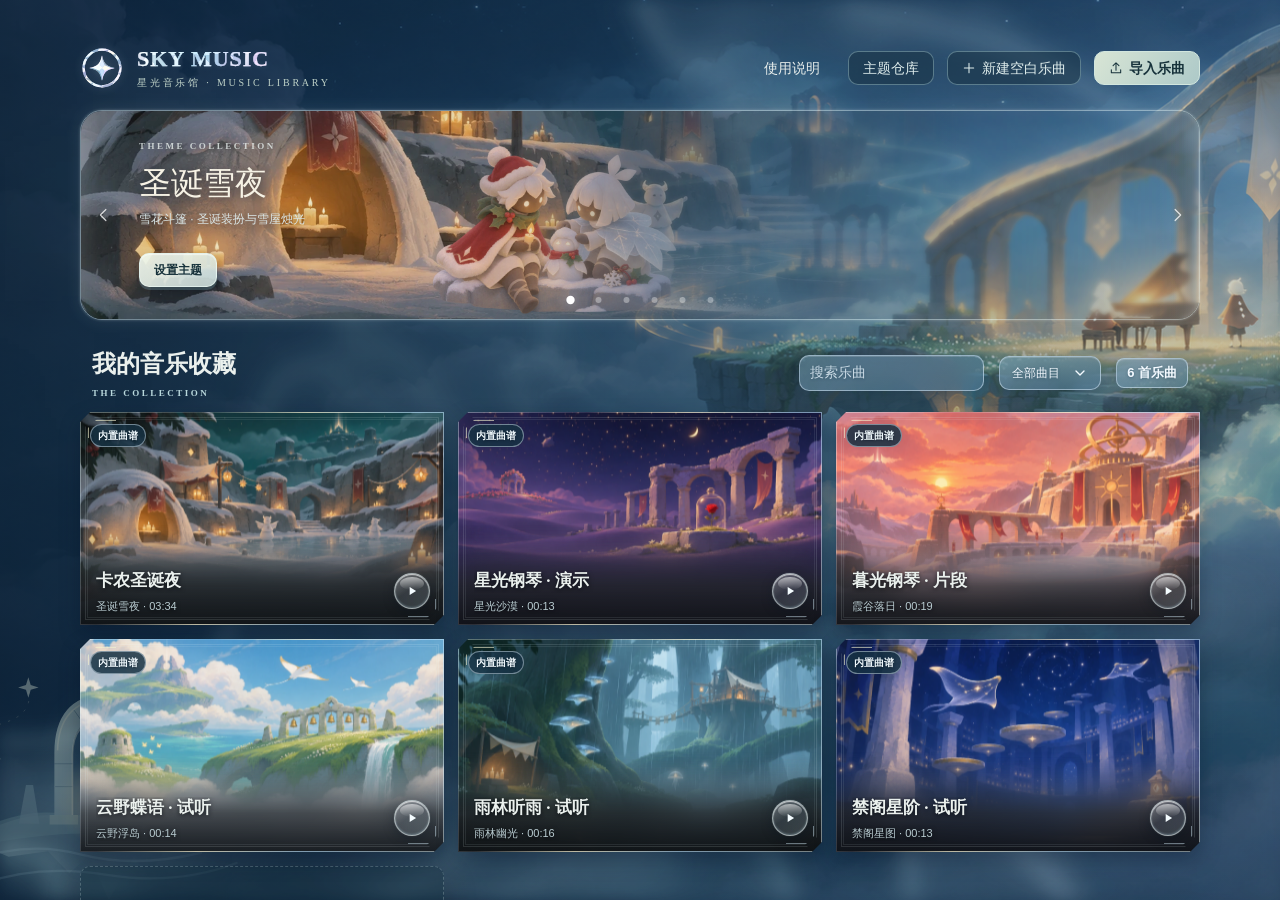
<file: studio/app/index.html>
<!doctype html>
<html lang="zh-CN">
<head>
<meta charset="utf-8"><meta name="viewport" content="width=device-width,initial-scale=1"><meta name="color-scheme" content="dark">
<title>Sky Music Studio · 星光音乐馆</title>
<link rel="stylesheet" href="player-styles.css">
</head>
<body>
<div class="world-sky" aria-hidden="true"><div class="moon"></div><div class="mountain m1"></div><div class="mountain m2"></div><div class="stars"></div><div class="flakes" id="worldSnow"></div></div>
<input id="fileInput" type="file" multiple accept=".skytrack,.skymusic,.skytheme,.json,.csv,.mid,.midi,.musicxml,.xml,.mp3,.wav,.ogg,.webm,.mp4,.mov" hidden><input id="themeLibraryInput" type="file" accept=".skytheme" hidden><input id="stageImageInput" type="file" accept="image/png,image/webp,image/jpeg" hidden>
<main class="site-wrap">
<section id="homeView" class="home-view" aria-label="音乐库"><div class="home-atmosphere" aria-hidden="true"><img class="home-art" src="assets/platform/music-islands-v1.png" alt=""><div class="home-shade"></div><img class="home-islet" src="assets/platform/home-islet.svg" alt=""><canvas id="homeFlowCanvas" class="home-flow-canvas"></canvas></div>
 <header class="home-top"><div class="wordmark"><span class="mark" aria-hidden="true"><svg class="brand-emblem" viewBox="0 0 48 48" fill="none"><defs><linearGradient id="brandDiamond" x1="2" y1="4" x2="45" y2="43" gradientUnits="userSpaceOnUse"><stop stop-color="#fcffff"/><stop offset=".18" stop-color="#c4edff"/><stop offset=".34" stop-color="#e6ceff"/><stop offset=".48" stop-color="#fff6cf"/><stop offset=".62" stop-color="#b3e3f8"/><stop offset=".79" stop-color="#f4e0ff"/><stop offset="1" stop-color="#efffff"/></linearGradient><clipPath id="brandStarClip"><path d="M24 10C25.8 19.3 28.7 22.2 38 24C28.7 25.8 25.8 28.7 24 38C22.2 28.7 19.3 25.8 10 24C19.3 22.2 22.2 19.3 24 10Z"/></clipPath><mask id="brandRingMask"><path d="M24 4a20 20 0 1 1 0 40a20 20 0 1 1 0-40" stroke="white" stroke-width="2.6"/></mask><pattern id="brandRingFacets" width="10" height="10" patternUnits="userSpaceOnUse" patternTransform="rotate(25)"><path d="M0 0h10L0 10Z" fill="#ffffff" opacity=".75"/><path d="M10 0v10H0Z" fill="#7895bc" opacity=".65"/></pattern></defs><circle cx="24" cy="24" r="20" stroke="url(#brandDiamond)" stroke-width="2.6"/><rect x="1" y="1" width="46" height="46" fill="url(#brandRingFacets)" mask="url(#brandRingMask)"/><path d="M24 10C25.8 19.3 28.7 22.2 38 24C28.7 25.8 25.8 28.7 24 38C22.2 28.7 19.3 25.8 10 24C19.3 22.2 22.2 19.3 24 10Z" fill="url(#brandDiamond)"/><g clip-path="url(#brandStarClip)"><path d="M24 10 24 24 10 24Z" fill="#fcffff"/><path d="M24 10 38 24 24 24Z" fill="#9baecc"/><path d="M24 24 38 24 24 38Z" fill="#e8d3ff"/><path d="M10 24 24 24 24 38Z" fill="#7daac8"/><path d="M24 14 27 21 24 24 21 21Z" fill="#dcecff"/><path d="M24 24 27 21 34 24 27 27Z" fill="#fffdf0"/><path d="M24 24 27 27 24 34 21 27Z" fill="#bedbfa"/><path d="M14 24 21 21 24 24 21 27Z" fill="#f5ffff"/><path d="M24 10V38M10 24H38M21 21l6 6M27 21l-6 6" stroke="#ffffff" stroke-width=".45" opacity=".7"/></g></svg></span><span><span class="brand-title">SKY <strong>MUSIC</strong></span><small>星光音乐馆 · MUSIC LIBRARY</small></span></div>
  <div class="home-top-actions"><button class="btn-quiet" id="showGuide">使用说明</button><button class="btn-outline" id="importThemeLibrary">主题仓库</button><button class="btn-outline" id="newSongBtn">＋ 新建空白乐曲</button><button class="btn-primary" data-import>↥ 导入乐曲</button></div></header>
 <div class="home-body">
  <section class="home-hero theme-carousel" aria-label="预设主题展示" aria-roledescription="轮播"><div class="home-theme-art-viewport" aria-hidden="true"><div id="homeThemeArtTrack" class="home-theme-art-track"></div></div><div id="homeThemeViewport" class="home-theme-viewport"><div id="homeThemeTrack" class="home-theme-track"></div></div><button id="homeThemePrev" class="home-theme-arrow theme-prev" aria-label="上一个主题"><svg viewBox="0 0 24 24" aria-hidden="true"><path d="m15 5-7 7 7 7"/></svg></button><button id="homeThemeNext" class="home-theme-arrow theme-next" aria-label="下一个主题"><svg viewBox="0 0 24 24" aria-hidden="true"><path d="m9 5 7 7-7 7"/></svg></button><nav id="homeThemeDots" class="home-theme-dots" aria-label="选择预设主题"></nav></section>
  <span id="homeThemeAnnouncement" class="sr-only" aria-live="polite"></span>
  <div class="library-heading"><div><h2 tabindex="-1" id="libraryTitle">我的音乐收藏</h2><span class="eyebrow">THE COLLECTION</span></div><div class="library-tools"><input id="songSearch" type="search" placeholder="搜索乐曲" aria-label="搜索乐曲"><select id="libraryFilter" aria-label="筛选音乐库" hidden tabindex="-1" aria-hidden="true"><option value="all">全部曲目</option><option value="favorite">我的收藏</option><option value="recent">最近演奏</option></select><button id="libraryFilterToggle" class="create-theme-toggle library-filter-toggle" type="button" aria-label="筛选音乐库" aria-haspopup="listbox" aria-expanded="false" aria-controls="libraryFilterMenu"><span id="libraryFilterValue">全部曲目</span><svg viewBox="0 0 24 24" aria-hidden="true"><path d="m6 9 6 6 6-6"/></svg></button><div id="libraryFilterMenu" class="create-theme-menu" role="listbox" aria-label="筛选音乐库" popover="manual"></div><span id="libraryCount" role="status">6 首乐曲</span></div></div>
  <section id="libraryCards" class="library-grid" aria-live="polite"></section>
  <footer class="home-footer">SKY MUSIC STUDIO <span>·</span> 自由编辑 · 本地播放 · 独立项目文件</footer>
 </div>
</section>
<section id="playerView" class="player-view" hidden aria-label="歌曲演奏工作台">
 <header class="player-header">
  <div class="song-identity"><button class="back-btn" id="backLibrary" title="返回音乐库" aria-label="返回音乐库"><svg viewBox="0 0 24 24" width="20" height="20" aria-hidden="true" focusable="false"><path d="M19 12H5m6-6-6 6 6 6" fill="none" stroke="currentColor" stroke-width="1.8" stroke-linecap="round" stroke-linejoin="round"/></svg></button><div class="identity-icon" aria-hidden="true"><img id="identitySnow" src="assets/christmas/snowflake.webp" alt=""><span id="identityGlyph" hidden>✧</span></div><div class="song-titles"><h1 tabindex="-1" id="songTitle">卡农圣诞夜</h1><span id="songSubtitle">CANON · CHRISTMAS NIGHT</span></div></div>
  <div class="song-stats"><span id="durationHeader">03:36</span><small id="noteCountHeader">1399 NOTES</small></div>
  <div class="header-actions"><button class="btn-outline" id="scoreEditorBtn">✎ 曲谱编辑</button><button class="btn-outline" id="exportProject">⇩ 导出</button><button class="info-action icon-btn" id="songInfoBtn" title="歌曲信息" aria-label="歌曲信息">!</button></div>
 </header>
 <div class="play-controls"><div class="player-control-row"><div class="play-main"><button class="play-btn" id="playBtn">▶ 播放</button><button id="restartBtn" class="icon-btn" title="从头播放">↶</button><button id="loopOneBtn" class="icon-btn loop-control" type="button" data-icon="repeat-one" aria-label="单曲循环" aria-pressed="false" title="开启单曲循环"></button><time id="timeClock">00:00.000</time></div>
  <div class="control-inline key-control"><span>音域</span><select id="keySelect" aria-label="选择音域" hidden><option value="sky-original">光遇原调</option><option value="C">C 大调</option><option value="Db">D♭ 大调</option><option value="D">D 大调</option><option value="Eb">E♭ 大调</option><option value="E">E 大调</option><option value="F">F 大调</option><option value="Fs">F♯ 大调</option><option value="G">G 大调</option><option value="Ab">A♭ 大调</option><option value="A">A 大调</option><option value="Bb">B♭ 大调</option><option value="B">B 大调</option></select><button type="button" id="keyRangeToggle" class="key-range-toggle" aria-label="选择音域" aria-haspopup="listbox" aria-expanded="false" aria-controls="keyRangeMenu"><svg class="nav-chevron range-chevron" viewBox="0 0 24 24" aria-hidden="true" focusable="false"><polyline points="15 6 9 12 15 18" fill="none" stroke="currentColor" stroke-width="1.8" stroke-linecap="round" stroke-linejoin="round"/></svg><span id="keyRangeValue">C 大调</span></button><div id="keyRangeMenu" class="key-range-menu" role="listbox" aria-label="音域选项" aria-orientation="horizontal" hidden><div id="keyRangeTrack" class="key-range-track"><button type="button" role="option" data-key="sky-original" aria-selected="false" tabindex="-1" title="普通光遇钢琴基准 C4–C6；实际调性由背景音乐或乐谱决定">光遇</button><button type="button" role="option" data-key="C" aria-selected="false" tabindex="-1">C</button><button type="button" role="option" data-key="Db" aria-selected="false" tabindex="-1">D♭</button><button type="button" role="option" data-key="D" aria-selected="false" tabindex="-1">D</button><button type="button" role="option" data-key="Eb" aria-selected="false" tabindex="-1">E♭</button><button type="button" role="option" data-key="E" aria-selected="false" tabindex="-1">E</button><button type="button" role="option" data-key="F" aria-selected="false" tabindex="-1">F</button><button type="button" role="option" data-key="Fs" aria-selected="false" tabindex="-1">F♯</button><button type="button" role="option" data-key="G" aria-selected="false" tabindex="-1">G</button><button type="button" role="option" data-key="Ab" aria-selected="false" tabindex="-1">A♭</button><button type="button" role="option" data-key="A" aria-selected="false" tabindex="-1">A</button><button type="button" role="option" data-key="Bb" aria-selected="false" tabindex="-1">B♭</button><button type="button" role="option" data-key="B" aria-selected="false" tabindex="-1">B</button></div></div></div>
  <div class="control-inline instrument-control"><span>音色</span><select id="instrumentSelect" aria-label="选择音色" hidden><option value="offline">经典钢琴 · 离线</option><option value="offline-harp">竖琴 · 离线</option><option value="offline-music-box">八音盒 · 离线</option><option value="offline-flute">长笛 · 离线</option><option value="offline-nylon-guitar">尼龙吉他 · 离线</option><option value="salamander">Yamaha C5 · 在线</option><option value="online-electric-piano">电钢琴 · 在线</option><option value="online-violin">小提琴 · 在线</option><option value="online-cello">大提琴 · 在线</option><option value="online-strings">弦乐合奏 · 在线</option><option value="online-choir">合唱 · 在线</option></select><div id="instrumentPicker" class="value-picker instrument-picker" role="spinbutton" tabindex="0" aria-label="选择音色" aria-valuemin="1" aria-valuemax="11" aria-valuenow="1" aria-valuetext="经典钢琴 · 离线" data-control="instrument"><div class="value-picker-track" aria-hidden="true"></div></div></div>
  <div class="control-inline sustain-control"><span>延音</span><div id="sustainPicker" class="value-picker" role="spinbutton" tabindex="0" aria-label="延音" aria-valuemin="0" aria-valuemax="100" aria-valuenow="0" aria-valuetext="0%" data-control="sustain"><div class="value-picker-track" aria-hidden="true"></div></div></div>
  <div class="control-inline volume-control"><span>音量</span><div id="volumePicker" class="value-picker" role="spinbutton" tabindex="0" aria-label="音量" aria-valuemin="0" aria-valuemax="100" aria-valuenow="25" aria-valuetext="25%" data-control="volume"><div class="value-picker-track" aria-hidden="true"></div></div></div>
  <div class="control-inline instrument-control speed-control"><span>倍速</span><select id="speedSelect" aria-label="选择倍速" hidden><option value="0.25">0.25×</option><option value="0.5">0.50×</option><option value="0.75">0.75×</option><option value="1" selected>1.00×</option><option value="1.25">1.25×</option><option value="1.5">1.50×</option><option value="1.75">1.75×</option><option value="2">2.00×</option></select><button id="speedToggle" class="instrument-toggle" type="button" aria-label="选择倍速" aria-haspopup="listbox" aria-expanded="false" aria-controls="speedMenu"><span id="speedValue">1.00×</span><span aria-hidden="true">⌄</span></button><div id="speedMenu" class="instrument-menu" role="listbox" aria-label="倍速选项" hidden><div id="speedCurrent" class="instrument-focus" aria-hidden="true"></div><div id="speedOptions" class="instrument-options"></div></div></div>
  </div><label class="seek-line"><input type="range" id="seekSlider" min="0" max="216000" step="1" value="0"><span id="seekMax">03:36</span></label>
 </div>
 <section class="workspace">
  <div class="workspace-left">
   <section class="pane roll-pane"><div class="pane-top"><h2>钢琴卷帘</h2><div class="pane-actions"><label>窗口 <select id="rollWindow"><option value="8">8秒</option><option value="10">10秒</option><option value="12">12秒</option><option value="20">20秒</option></select></label><button class="icon-btn" id="stepPrev" aria-label="上个节拍" title="上个节拍"><svg class="nav-chevron" viewBox="0 0 24 24" aria-hidden="true" focusable="false"><polyline points="15 6 9 12 15 18" fill="none" stroke="currentColor" stroke-width="1.8" stroke-linecap="round" stroke-linejoin="round"/></svg></button><button class="icon-btn" id="stepNext" aria-label="下个节拍" title="下个节拍"><svg class="nav-chevron" viewBox="0 0 24 24" aria-hidden="true" focusable="false"><polyline points="9 6 15 12 9 18" fill="none" stroke="currentColor" stroke-width="1.8" stroke-linecap="round" stroke-linejoin="round"/></svg></button></div></div><img class="theme-charm" data-theme-decoration hidden alt="" aria-hidden="true" draggable="false"><div class="roll-body"><canvas id="rollCanvas" aria-label="15轨钢琴卷帘，点击或拖动定位播放位置" title="点击或拖动扫描条定位，松开后保持暂停"></canvas></div><label class="roll-seek"><span>谱面进度</span><input id="rollSeekSlider" type="range" min="0" max="216000" step="1" value="0" aria-label="谱面进度" title="拖动跳转音乐，扫描条保持当前位置"></label><div class="roll-foot"><span><i class="dot note-a"></i> 单音</span><span><i class="dot note-b"></i> 和弦</span><span><i class="dot note-poly"></i> 多音</span><span id="rollPosition" class="push-right">0001 / 1296</span></div></section>
   <section class="pane keys-pane"><div class="pane-top"><h2>15 键 · 音高校对</h2><span id="selectedSummary">C4 + E5</span></div><img class="theme-charm" data-theme-decoration hidden alt="" aria-hidden="true" draggable="false"><div id="keyBoard" class="key-board" aria-label="15键谱面编辑器"></div></section>
  </div>
  <div class="workspace-right">
   <section class="pane grid-pane"><div class="pane-top"><h2>逐拍乐谱</h2><div class="page-actions"><button class="icon-btn" id="pagePrev" aria-label="上一页" title="上一页"><svg class="nav-chevron" viewBox="0 0 24 24" aria-hidden="true" focusable="false"><polyline points="15 6 9 12 15 18" fill="none" stroke="currentColor" stroke-width="1.8" stroke-linecap="round" stroke-linejoin="round"/></svg></button><span id="pageLabel">01 / 41</span><button class="icon-btn" id="pageNext" aria-label="下一页" title="下一页"><svg class="nav-chevron" viewBox="0 0 24 24" aria-hidden="true" focusable="false"><polyline points="9 6 15 12 9 18" fill="none" stroke="currentColor" stroke-width="1.8" stroke-linecap="round" stroke-linejoin="round"/></svg></button></div></div><div id="beatGrid" class="beat-grid" aria-label="逐拍谱，内含15键参考位置"></div><div class="grid-foot"><span id="currentBeat"><span id="currentBeatIndex">第 001 格</span><span id="currentBeatNotes">C4 + E5</span></span><span class="muted" id="gridHint">点击节拍可查看</span></div></section>
   <section class="stage-pane" id="stagePane"><img class="theme-charm stage-charm" data-theme-decoration hidden alt="" aria-hidden="true" draggable="false"><div class="stage-sky"></div><div class="stage-fog"></div><div class="stage-lights" aria-hidden="true"><i></i><i></i><i></i><i></i><i></i><i></i><i></i><i></i></div><div class="stage-snow" id="stageSnow"></div><div class="stage-motif" aria-hidden="true">✧<span>♬</span></div><img class="stage-tree" src="assets/christmas/legacy-tree.png" alt=""><img class="stage-companion" hidden alt="" aria-hidden="true" draggable="false"><div class="stage-scenery"><img id="stageArt" src="assets/christmas/stage_00.webp" alt="主题演奏场景"></div><div class="stage-caption"><span id="sceneName">CHRISTMAS NIGHT</span><span class="stage-status" id="stageStatus">准备演奏</span></div></section>

  </div>
 </section>
<dialog id="scoreConsole" class="score-console" aria-labelledby="consoleTitle">
<header class="console-head"><div><span class="eyebrow">SCORE WORKSPACE</span><h2 id="consoleTitle">谱面编辑控制台</h2></div><button id="consoleClose" class="icon-btn" aria-label="收起编辑控制台">×</button></header>
<div class="console-tabs" role="tablist" aria-label="编辑模式"><button id="consoleRecordTab" role="tab" aria-selected="true" aria-controls="consoleLayout" data-console-mode="record">即刻录制</button><button id="consoleFineTab" role="tab" aria-selected="false" aria-controls="consoleLayout" data-console-mode="fine">精细修改</button><button id="consoleGenerateTab" role="tab" aria-selected="false" aria-controls="consoleLayout" data-console-mode="generate">谱面生成</button></div>
<div id="consoleLayout" class="console-layout" role="tabpanel" aria-labelledby="consoleRecordTab"><div class="console-score"><div id="consoleKeysSlot"></div><div id="consoleGridSlot" hidden></div><div id="consoleRollSlot"></div></div>
<aside class="console-side"><div class="console-transport"><time id="consoleClock">00:00.000</time><div><button id="consolePrev" aria-label="上个事件">‹</button><button id="consolePlay" aria-label="播放或暂停">播放</button><button id="consoleNext" aria-label="下个事件">›</button></div><div class="console-range-control"><select id="consoleTuning" aria-label="控制台音域" hidden></select><button type="button" id="consoleRangeToggle" class="key-range-toggle" aria-label="选择控制台音域" aria-haspopup="listbox" aria-expanded="false" aria-controls="consoleRangeMenu"><span id="consoleRangeValue">C 大调</span></button><div id="consoleRangeMenu" class="key-range-menu" role="listbox" aria-label="控制台音域选项" aria-orientation="horizontal" hidden><div id="consoleRangeTrack" class="key-range-track"></div></div></div></div>
<section id="consoleEditActions" class="console-edit-actions" aria-labelledby="consoleEditActionsTitle"><h3 id="consoleEditActionsTitle">编辑操作</h3><div><button id="consoleUndo" title="撤销上一次修改">撤销</button><button id="consoleRedo" title="恢复撤销内容">重做</button><button id="resetKeyEdit" title="复原当前事件的原始琴键">复原</button></div><h3>音符移动</h3><div class="console-note-move"><button data-note-move="up" aria-label="音高上移一键"><svg class="app-icon" viewBox="0 0 24 24" fill="none" stroke="currentColor" stroke-width="2"><path d="m5 14 7-7 7 7"/></svg></button><button data-note-move="down" aria-label="音高下移一键" data-icon="down"></button><button data-note-move="left" aria-label="提前一个网格" data-icon="left"></button><button data-note-move="right" aria-label="延后一个网格" data-icon="right"></button></div></section>
<section id="consoleRecordControls"><h3>键入旋律</h3><div class="console-write-mode" role="group" aria-label="写入方式"><button data-write-mode="insert" aria-pressed="true">插入</button><button data-write-mode="overwrite" aria-pressed="false">覆写</button></div><select id="consoleRecordMode" hidden aria-hidden="true" tabindex="-1"><option value="insert">插入</option><option value="overwrite">覆写</option></select><div class="fields-grid"><label>每步间隔 (ms)<input aria-describedby="consoleTimingHelp" id="consoleInterval" type="number" min="20" max="5000" value="250"></label><label>音符时长 (ms)<input aria-describedby="consoleTimingHelp" id="consoleNoteDuration" type="number" min="30" max="10000" value="190"></label></div><p id="consoleTimingHelp" class="console-help">每步间隔：输入后向右前进的时间。音符时长：这一音持续多久。</p><div class="console-record-actions"><button id="consoleRecordStart" class="btn-primary">开始输入</button><button id="consoleKeymapOpen">按键设置</button></div><p id="consoleRecordHelp" class="console-help">同时按住多个映射键写入和弦，全部松开后进入下一拍。点击卷帘已有音符可选中并移动；空白处可定位。</p></section>
<section id="consoleGenerateControls" hidden><h3>数字谱生成</h3><label>每行一拍，和弦以 + 分隔，0 为休止<textarea id="consoleNumberScore" rows="5" placeholder="1+3+5&#10;2&#10;0&#10;8+10"></textarea></label><label>每拍间隔 (ms)<input id="consoleGenerateInterval" type="number" min="20" max="5000" value="250"></label><button id="consoleGenerate" class="btn-primary">生成并插入</button><p class="console-help">从当前播放位置插入，不替换整曲。操作可以撤销。</p></section>
<section id="consoleInspectorSlot" aria-label="当前音符精确参数">   <section id="inspectorPane" class="pane inspector-pane" aria-label="乐谱编辑工作台"><div class="pane-top"><h2>当前事件</h2><button class="tiny-btn edit-only" id="sceneEditorBtn">◐ 场景设计</button><button class="tiny-btn" id="batchEditorBtn" hidden>全局处理</button></div><div class="inspector-content"><div class="edit-summary"><span id="editorEventIndex">第001格</span><span id="editorEventNames">C4 + E5</span></div><div class="fields-grid"><label>触发时间 (ms)<input id="eventTime" type="number" min="0" max="36000000" step="1"></label><label>发声持续 (ms)<input id="eventDuration" type="number" min="0" max="10000" step="10"></label><label>力度 / Velocity<input id="eventVelocity" type="number" min="1" max="127" step="1"></label><label>识别状态<input id="eventConfidence" type="text" disabled></label></div><div class="inspector-actions"><button class="tiny-btn" id="eventDelete" aria-label="删除当前事件" title="删除当前事件">删除</button><button class="tiny-btn" id="eventAdd" aria-label="插入事件" title="插入事件">＋插入</button><button class="btn-primary" id="eventApply" aria-label="应用当前音符修改" title="应用修改">应用</button></div></div></section><div id="consoleNoteKeys" class="console-note-keys" aria-label="当前事件音符"></div></section>
<section id="consoleBatchControls" hidden><h3>全局处理</h3><div class="console-batch-grid"><article><label>量化网格 (ms)<input type="number" id="quantizeMs" min="10" max="2000" value="167"></label><button id="quantizeBtn">时间量化</button></article><article><label>偏移 (ms)<input type="number" id="offsetMs" min="-10000" max="10000" value="0"></label><button id="offsetBtn">整体偏移</button></article><article><label>统一长度 (ms)<input type="number" id="batchDuration" min="30" max="4000" value="190"></label><button id="durationBtn">统一时值</button></article><article><label>时间倍数<input type="number" id="stretchFactor" min="0.25" max="4" step="0.05" value="1"></label><button id="stretchBtn">时间伸缩</button></article></div><p class="console-help">作用于整个工作副本，支持撤销。</p></section>
</aside></div><footer class="console-footer"><span id="consoleStatus" role="status">编辑工作副本，保存后生效</span><div><button id="consoleSave" class="btn-primary">保存并结束</button></div></footer></dialog>
</section>
</main>
<dialog id="consoleKeymapDialog" class="work-dialog" aria-labelledby="consoleKeymapTitle"><div class="dialog-head"><h2 id="consoleKeymapTitle">15键映射设置</h2><button class="icon-btn" data-close="consoleKeymapDialog" aria-label="关闭按键设置">×</button></div><p id="consoleKeymapHelp" class="dialog-sub" aria-live="polite">点击音键，再按字母或数字键。重复按键会交换位置。</p><div id="consoleKeymapGrid" class="console-keymap-grid"></div><div class="dialog-footer"><button id="consoleKeymapReset">恢复默认</button><button data-close="consoleKeymapDialog">取消</button><button id="consoleKeymapSave" class="btn-primary">保存映射</button></div></dialog>
<div id="songEntryTransition" class="song-entry-transition" role="status" aria-live="polite" aria-label="正在打开单曲" hidden><img id="songEntryArt" alt="" aria-hidden="true"><div class="song-entry-content"><span class="entry-orbit" aria-hidden="true">✧</span><span class="eyebrow">SKY MUSIC</span><strong id="songEntryTitle"></strong><span id="songEntryMessage">正在展开谱面</span></div></div>
<div id="keyFeedbackLayer" class="key-feedback-layer" aria-hidden="true"></div><div id="toast" popover="manual" role="status" aria-live="polite" aria-atomic="true" data-control="notification" class="toast" hidden></div><div id="globalDropHint" class="global-drop-hint" hidden>释放文件以导入音乐项目</div>
<dialog id="createDialog" class="work-dialog platform-dialog"><div class="dialog-head"><h2>新建音乐项目</h2><button class="icon-btn" data-close="createDialog" aria-label="关闭新建窗口">×</button></div><p class="dialog-sub">从一个干净的15键时间轴开始，主题与谱面可以稍后修改。</p>
<div class="fields-grid"><label>乐曲名称<input id="createTitle" placeholder="请输入乐曲名称" required maxlength="100" autocomplete="off" aria-describedby="createTitleError"><span id="createTitleError" class="field-error" role="alert" hidden>请输入乐曲名称</span></label><div class="create-theme-field"><span id="createThemeLabel">默认主题</span><select id="createTheme" hidden aria-hidden="true" tabindex="-1"></select><button type="button" id="createThemeToggle" class="create-theme-toggle" aria-haspopup="listbox" aria-expanded="false" aria-controls="createThemeMenu" aria-labelledby="createThemeLabel createThemeValue"><span id="createThemeValue"></span><svg viewBox="0 0 24 24" aria-hidden="true"><path d="m6 9 6 6 6-6"/></svg></button><div id="createThemeMenu" class="create-theme-menu" role="listbox" aria-labelledby="createThemeLabel" popover="manual"></div></div><label>初始时长 (秒)<input type="number" id="createDuration" min="5" max="3600" value="60"></label><label>基础间隔 (ms)<input type="number" id="createInterval" min="40" max="5000" step="1" value="250"></label></div>
<div class="dialog-footer"><button class="btn-quiet" data-close="createDialog">取消</button><button class="btn-primary" id="createConfirm">创建并编辑</button></div></dialog>
<dialog id="themeRepositoryDialog" class="work-dialog platform-dialog theme-repository-dialog" aria-labelledby="themeRepositoryTitle"><div class="dialog-head"><div><h2 id="themeRepositoryTitle">主题仓库</h2><span class="eyebrow">THEME LIBRARY</span></div><button class="icon-btn" data-close="themeRepositoryDialog" aria-label="关闭主题仓库">×</button></div><div class="theme-repository-toolbar"><p id="themeRepositoryCount"></p><button class="btn-outline" id="themeRepositoryAdd">添加主题</button></div><div id="themeRepositoryGrid" class="theme-repository-grid"></div><p class="dialog-sub">内置主题随平台保留；添加的主题可在没有乐曲引用时移除。主题只控制外观，不改变谱面与演奏方式。</p></dialog>
<dialog id="themeRemoveDialog" class="work-dialog platform-dialog" aria-labelledby="themeRemoveTitle"><h2 id="themeRemoveTitle">移除主题</h2><p id="themeRemoveMessage"></p><div class="dialog-footer"><button class="btn-outline" data-close="themeRemoveDialog">取消</button><button class="btn-primary" id="confirmThemeRemoval">移除</button></div></dialog>

<dialog id="metadataDialog" class="work-dialog"><div class="dialog-head"><h2>歌曲信息</h2><button class="icon-btn" data-close="metadataDialog">×</button></div><div class="fields-grid"><label>乐曲标题<input id="metaTitle" maxlength="100"></label><label>英文副标题<input id="metaSubtitle" maxlength="120"></label><label class="full">描述<textarea id="metaDescription" rows="3" maxlength="600"></textarea></label></div><div class="dialog-footer"><button class="btn-primary edit-only" id="saveMetadata">保存歌曲信息</button></div></dialog>
<dialog id="renameDialog" class="work-dialog"><div class="dialog-head"><h2>重命名曲目</h2><button class="icon-btn" data-close="renameDialog">×</button></div><div class="fields-grid single-field"><label>新名称<input id="renameInput" maxlength="120" autocomplete="off"></label></div><div class="dialog-footer"><button class="btn-quiet" data-close="renameDialog">取消</button><button class="btn-primary" id="renameConfirm">确认重命名</button></div></dialog>
<dialog id="deleteDialog" class="work-dialog"><div class="dialog-head"><h2>删除乐曲</h2><button class="icon-btn" data-close="deleteDialog">×</button></div><p class="dialog-sub" id="deleteWarning">确认移除这首歌曲？</p><div class="dialog-footer"><button class="btn-quiet" data-close="deleteDialog">取消</button><button class="btn-danger" id="deleteConfirm">删除曲目</button></div></dialog>
<dialog id="saveChoiceDialog" class="work-dialog" aria-labelledby="saveChoiceTitle"><div class="dialog-head"><h2 id="saveChoiceTitle">结束谱面编辑</h2></div><p class="dialog-sub">请选择保存到当前曲谱、另存为独立曲谱，或不保存本次修改。</p><div class="save-options"><button class="btn-outline" id="saveDirect">保存</button><button class="btn-outline" id="discardChanges">不保存</button><button class="btn-primary" id="saveAsNew">另存为</button></div></dialog>
<dialog id="sceneDialog" class="work-dialog scene-dialog"><div class="dialog-head"><h2>场景设计中心</h2><button class="icon-btn" data-close="sceneDialog">×</button></div><p class="dialog-sub">布局与音乐数据保持不变。场景配置会自动写入当前歌曲的 .skymusic 文件。</p>
<div class="theme-choices" id="themeChoices"></div>
<div class="fields-grid"><label>主题名称<input id="themeName" maxlength="60"></label><label>主光颜色<input id="themeAccent" type="color" value="#e8c88a"></label><label>背景色<input id="themeBackground" type="color" value="#182947"></label><label>背景飘雪数量<input id="themeSnow" type="range" min="0" max="100" value="30"></label><label>边缘光晕<input id="themeGlow" type="range" min="0" max="100" value="58"></label><label>人物动作<select id="themeMotion"><option value="ambient">随声音缓慢律动</option><option value="off">关闭动作</option></select></label></div>
<div class="dialog-footer"><button class="btn-outline" id="stageImageBtn">上传专属舞台图片</button><button class="btn-quiet" id="stageImageClear">清除舞台图片</button><button class="btn-quiet" id="themeExportBtn">⇩ 导出 .skytheme</button><button class="btn-primary" id="themeApplyBtn">应用主题设置</button></div></dialog>
<dialog id="exportDialog" class="work-dialog"><div class="dialog-head"><h2 id="exportTitle">导出乐曲</h2><button class="icon-btn" data-close="exportDialog">×</button></div><p id="exportDescription" class="dialog-sub">选择需要的格式，分享单曲请选择 .skymusic；接收方须先录入引用的 .skytheme 主题。</p><div class="export-options"><button id="exportPlatform"><strong>.skymusic</strong><span>完整单曲：内嵌谱面、卡片及主题引用（推荐）</span></button><button id="exportNative"><strong>.skytrack</strong><span>完整谱面：音高、音轨、节拍和时值</span></button><button id="exportMidi"><strong>.mid</strong><span>标准 MIDI 音符与时值</span></button><button id="exportCsv"><strong>.csv</strong><span>逐音符事件表，方便校对</span></button><button id="exportJson"><strong>.json</strong><span>可读数字乐谱与配置</span></button><button id="exportThemeOnly"><strong>.skytheme</strong><span>单独分享当前主题</span></button></div><div id="exportLater" class="dialog-footer" hidden><button class="btn-outline" data-close="exportDialog">稍后导出</button></div></dialog>
<dialog id="importDialog" class="work-dialog import-dialog"><div class="dialog-head"><h2>导入音乐</h2><button class="icon-btn" data-close="importDialog">×</button></div><div class="import-dropzone" id="importDropzone"><span class="import-symbol">↥</span><strong>拖入音乐文件，或点击选择</strong><small>.skymusic · .skytrack · .skytheme · MIDI · MusicXML · CSV · JSON · WAV / MP3 · 视频</small></div><div class="import-description"><p><strong>可直接还原：</strong>现有项目与 MIDI / CSV / MusicXML 乐谱。</p><p><strong>需要校准：</strong>音频为单主音实验性分析；视频为固定15键点阵谱的校准辅助模式，结果需逐格核对。</p></div><button id="openVideoImport" class="btn-quiet">使用视频识谱工作台 ↗</button></dialog>
<dialog id="videoDialog" class="work-dialog video-dialog"><div class="dialog-head"><h2>视频点阵谱识别 · 实验版</h2><button class="icon-btn" data-close="videoDialog">×</button></div><p class="dialog-sub">仅针对4×8时间格、每格5×3键位的光遇教学模板。先选视频，设置后半段起点，点击“框选谱面区域”拖出完整方格，再扫描候选谱。</p>
<div class="video-preview"><video id="videoSource" controls preload="metadata" playsinline></video><canvas id="videoOverlay" aria-label="拖动选择顶部4×8乐谱区域"></canvas></div>
<div class="fields-grid"><label>开始 (秒)<input id="videoStart" type="number" min="0" step="0.01" value="0"></label><label>结束 (秒)<input id="videoEnd" type="number" min="0" step="0.01" value="10"></label><label>基础格间隔 (ms)<input id="videoBeat" type="number" min="50" max="3000" step="0.01" value="166.67"></label><label>亮点检测阈值<input id="videoThreshold" type="range" min="70" max="245" value="175"></label></div>
<div class="video-quick-actions"><button id="videoChooseFile" class="btn-quiet">选择本地视频文件</button><button id="videoJumpToStart" class="btn-quiet">预览起始画面</button><button id="videoSelectArea" class="btn-outline">框选谱面区域</button></div><div class="video-scanner-info"><span id="videoRoi">尚未选择谱面区域</span><span id="videoProgress">等待开始</span></div><div class="dialog-footer"><button class="btn-quiet" id="videoResetRoi">重选区域</button><button class="btn-quiet" id="videoCancelScan">停止扫描</button><button class="btn-primary" id="videoScanBtn">识别所选片段</button></div></dialog>
<dialog id="homeThemeDialog" class="work-dialog platform-dialog home-theme-dialog" aria-labelledby="homeThemeDialogTitle"><div class="dialog-head"><div><span class="eyebrow">THEME ATELIER</span><h2 id="homeThemeDialogTitle">主题预览与设置</h2></div><button class="icon-btn" data-close="homeThemeDialog" aria-label="关闭主题预览">×</button></div><div class="home-theme-workspace"><section id="homeThemeSample" class="home-theme-sample" aria-label="主题外观预览"><div class="theme-sample-scene"><img id="homeThemeSampleImage" alt=""><img id="homeThemeSampleCompanion" class="theme-sample-companion" alt="" aria-hidden="true"><img id="homeThemeSampleCharm" class="theme-sample-charm" alt="" aria-hidden="true"><span id="homeThemeSampleName"></span><i class="theme-sample-orbit" aria-hidden="true"></i></div><div id="homeThemeSampleRoll" class="theme-sample-roll" aria-label="卷帘配色预览"></div><div id="homeThemeSampleKeys" class="theme-sample-keys" aria-label="琴键配色预览"></div></section><div class="home-theme-settings"><label>主题名称<input id="homePreviewName" maxlength="60"></label><label>高亮色<input id="homePreviewAccent" type="color"></label><label>背景色<input id="homePreviewBackground" type="color"></label><label>辉光强度 <output id="homePreviewGlowValue"></output><input id="homePreviewGlow" type="range" min="0" max="100"></label><label>动态效果<select id="homePreviewMotion"><option value="ambient">开启</option><option value="off">关闭</option></select></label><p>预览中的修改可导出为新主题，录入平台后供歌曲调用。</p></div></div><div class="dialog-footer"><button id="homePreviewReset" class="btn-quiet">恢复预设</button><button id="homePreviewExport" class="btn-primary">导出 .skytheme</button></div></dialog>
<dialog id="helpDialog" class="work-dialog platform-dialog help-dialog" aria-labelledby="helpTitle"><form method="dialog"><div class="dialog-head"><h2 id="helpTitle">关于 Sky Music Studio</h2></div><p>从首页进入完整钢琴播放页，默认只读；点击“曲谱编辑”进入全屏多音轨工作台。支持小节/拍与秒双标尺、速度和拍号变化、独立音符时值、步骤/节拍/自由录制、数字谱生成及光遇改编。结束编辑时选择保存、不保存或另存为。</p><p>支持导入 <strong>.skymusic、.skytrack、.skytheme、JSON、CSV、MIDI、MusicXML</strong>；MP3/WAV 提供<strong>实验性单旋律分析</strong>，复杂和弦可能错误。导出 .skymusic 可保存校对结果及场景配置。</p><p>视频点阵谱识别已提供实验性校准界面，但不保证任意视频成功。自动输出的琴键事件需要逐格核对。</p><p>音色包含经典钢琴、FluidR3 GM 离线采样和可选在线采样。FluidR3 GM：Frank Wen；MP3 渲染：Benjamin Gleitzman，<a href="https://creativecommons.org/licenses/by/3.0/us/" target="_blank" rel="noopener">CC BY 3.0 US</a>；<a href="https://github.com/gleitz/midi-js-soundfonts" target="_blank" rel="noopener">采样来源</a>。Yamaha C5：Alexander Holm，CC BY 3.0。</p><p>光遇原调采用普通钢琴 C4–C6 基准；场景音乐和所选乐谱可能改变实际调性，季节本身不对应固定大调。缓存不等于备份，请及时导出文件。</p><div class="dialog-footer"><button class="btn-primary" value="close">我知道了</button></div></form></dialog>
<template id="musicWorkbenchTemplate">
 <header class="music-heading"><button data-music-action="back" aria-label="返回首页"><svg class="app-icon" viewBox="0 0 24 24" fill="none" stroke="currentColor" stroke-width="1.8" aria-hidden="true"><path d="m15 5-7 7 7 7"/></svg></button><img id="musicIdentity" alt="" aria-hidden="true"><div><h1 id="musicTitle"></h1><small id="musicSubtitle"></small></div><span class="music-spacer"></span><button id="musicEdit" data-music-action="edit">曲谱编辑</button><button data-music-action="export">导出</button><button data-music-action="info">歌曲信息</button></header>
 <nav class="music-transport" aria-label="播放与歌曲属性"><button data-music-action="play" id="musicPlay"><svg class="app-icon" viewBox="0 0 24 24" fill="none" stroke="currentColor" stroke-width="1.8" aria-hidden="true"><path d="m8 5 11 7-11 7Z" fill="currentColor"/></svg>播放</button><button data-music-action="reset" aria-label="重置"><svg class="app-icon" viewBox="0 0 24 24" fill="none" stroke="currentColor" stroke-width="1.8" aria-hidden="true"><path d="M4 10a8 8 0 1 1 2 9M4 4v6h6"/></svg></button><button data-music-action="undo" class="music-edit-only" id="musicUndo">撤销</button><button data-music-action="redo" class="music-edit-only" id="musicRedo">重做</button><output id="musicClock"></output><label>试听<select id="musicRate"><option>0.5</option><option>0.75</option><option selected>1</option><option>1.25</option><option>1.5</option><option>2</option></select>×</label><label>音量<input id="musicVolume" type="range" min="0" max="100" value="25"></label><label>延音<input id="musicSustain" type="range" min="0" max="100" value="0"></label><label><input id="musicMetronome" type="checkbox">节拍器</label><label><input id="musicLoop" type="checkbox">区间循环</label><label>起始小节<input id="musicLoopStart" type="number" min="1" value="1"></label><label>结束边界<input id="musicLoopEnd" type="number" min="2" value="3"></label></nav>
 <div class="music-properties"><span id="musicCalibration"></span><button data-music-action="calibrate" class="music-edit-only" id="musicCalibrate">确认参考速度</button><label>BPM（四分音符）<input id="musicBpm" step="any" type="number" min="1" max="999" value="120"></label><label>拍号<select id="musicMeter"><option>4/4</option><option>2/4</option><option>3/4</option><option>6/8</option><option>9/8</option><option>12/8</option><option>5/4</option><option>5/8</option><option>7/8</option></select></label><label>调性<select id="musicKey"></select><select id="musicScaleMode" aria-label="调式"><option value="major">大调</option><option value="minor">小调</option></select></label><button data-music-action="tempo" class="music-edit-only">当前位置设BPM</button><button data-music-action="meter" class="music-edit-only">本小节设拍号</button><button data-music-action="maps">速度／拍号标记</button></div>
 <div class="music-body"><aside class="music-tracks"><div class="music-section-title"><h2>音轨</h2><button class="music-edit-only" data-music-action="addTrack" aria-label="新增音轨"><svg class="app-icon" viewBox="0 0 24 24" fill="none" stroke="currentColor" stroke-width="1.8" aria-hidden="true"><path d="M12 4v16M4 12h16"/></svg></button></div><div id="musicTracks"></div><button class="music-edit-only" data-music-action="keymap">按键设置</button><label>键盘八度<input id="musicOctave" type="number" min="-4" max="4" value="0"></label><button data-music-action="toggleTracks" class="music-mobile">收起音轨</button></aside>
 <main class="music-center"><div class="music-tools music-edit-only"><select id="musicTool" aria-label="编辑工具"><option value="select">选择／框选</option><option value="draw">绘制音符</option></select><label>网格<select id="musicGrid"></select><select id="musicGridModifier" aria-label="网格修饰"><option value="plain">普通</option><option value="dot">附点</option><option value="triplet">三连音</option></select></label><label>写入时值<select id="musicValue"></select><select id="musicModifier" aria-label="时值修饰"><option value="plain">普通</option><option value="dot">附点</option><option value="triplet">三连音</option></select></label><label>Gate<input id="musicGate" type="number" min="0" max="200" value="90">%</label><label><input id="musicDiatonic" type="checkbox">调内移动</label><button data-music-action="copy">复制</button><button data-music-action="paste">粘贴</button><button data-music-action="delete">删除</button></div>
 <div class="music-tools"><label>时间缩放<input id="musicZoom" type="range" min="25" max="220" value="90"></label><label>音高缩放<input id="musicPitchZoom" type="range" min="6" max="32" step="0.5" value="22"></label><button data-music-action="fitPitch">适配音域</button><button class="music-mobile" data-music-action="toggleTracks">音轨</button><button class="music-mobile" data-music-action="toggleInspector">参数</button><span id="musicSelection"></span></div>
 <div id="musicRollViewport" tabindex="0" role="application" aria-label="钢琴卷帘，点击音符选择，拖动移动，右缘调整时长；Shift加选，空白处框选"><div id="musicRollWorld"><canvas id="musicCanvas"></canvas></div></div>
 <div class="music-record music-edit-only"><select id="musicRecordMode" aria-label="录制方式"><option value="step">步骤输入</option><option value="quantized">节拍录制</option><option value="free">自由录制</option></select><select id="musicWriteMode" aria-label="写入方式"><option value="insert">插入</option><option value="overwrite">覆写</option></select><button data-music-action="record" id="musicRecord">开始录制</button><label><input id="musicLengthQuantize" type="checkbox">录制时长量化</label><span>步骤和弦：全部松开后前进；实时录制结束时提交整段</span></div>
 <section class="music-bottom"><div role="tablist" aria-label="辅助面板"><button data-bottom="velocity" role="tab" aria-selected="true">力度编辑</button><button data-bottom="rhythm" role="tab" aria-selected="false">逐拍乐谱</button><button data-bottom="numbers" role="tab" aria-selected="false">数字谱生成</button><button data-bottom="sky" role="tab" aria-selected="false">光遇适配</button></div><div id="musicVelocityPanel"><canvas id="musicVelocityCanvas" height="66" aria-label="选中音符的力度，点击柱形设置力度"></canvas></div><div id="musicRhythmPanel" hidden><div id="musicRhythmGrid" aria-label="当前页32格逐拍乐谱"></div></div><div id="musicNumbersPanel" hidden><label>基准八度<input id="musicNumberOctave" type="number" min="-1" max="8" value="4"></label><textarea id="musicNumbers" aria-label="节奏数字谱" placeholder="1/8 [1+3+5]/4 0/8 #4/8. 5/8t"></textarea><button data-music-action="previewNumbers">预览</button><button data-music-action="applyNumbers" class="music-edit-only">写入目标轨</button><output id="musicNumberReport"></output></div><div id="musicSkyPanel" hidden><label>移调半音<input id="musicSkyTranspose" type="number" min="-48" max="48" value="0"></label><label>目标调<select id="musicSkyKey"></select></label><label><input id="musicSkyFold" type="checkbox">八度折返</label><label><input id="musicSkyApprox" type="checkbox">近似半音</label><button data-music-action="previewSky">分析／预览</button><button data-music-action="applySky">确认并生成独立改编曲</button><output id="musicSkyReport"></output></div></section></main>
 <aside class="music-inspector"><h2>音符参数</h2><div id="musicNoteFields"><label>音高 MIDI<input id="musicPitch" type="number" min="0" max="127"></label><label>小节<input id="musicStartBar" type="number" min="1"></label><label>拍<input id="musicStartBeat" type="number" min="1"></label><label>拍内 Tick<input id="musicStartSub" type="number" min="0" step="any"></label><label>记谱时值<select id="musicNoteValue"><option value="custom">自定义</option><option value="1">全音符</option><option value="2">二分</option><option value="4">四分</option><option value="8">八分</option><option value="16">十六分</option><option value="32">三十二分</option></select><select id="musicNoteModifier" aria-label="选中音符时值修饰"><option value="plain">普通</option><option value="dot">附点</option><option value="triplet">三连音</option></select></label><label>Gate %<input id="musicNoteGate" type="number" min="0" max="200"></label><label>力度<input id="musicVelocity" type="number" min="1" max="127"></label><button data-music-action="applyNote" class="music-edit-only">应用选中音符</button></div><div class="music-move music-edit-only"><button data-music-action="up" aria-label="音高上移"><svg class="app-icon" viewBox="0 0 24 24" fill="none" stroke="currentColor" stroke-width="2"><path d="m5 14 7-7 7 7"/></svg></button><button data-music-action="down" aria-label="音高下移"><svg class="app-icon" viewBox="0 0 24 24" fill="none" stroke="currentColor" stroke-width="2"><path d="m5 10 7 7 7-7"/></svg></button><button data-music-action="left" aria-label="提前一个网格"><svg class="app-icon" viewBox="0 0 24 24" fill="none" stroke="currentColor" stroke-width="1.8" aria-hidden="true"><path d="m15 5-7 7 7 7"/></svg></button><button data-music-action="right" aria-label="延后一个网格"><svg class="app-icon" viewBox="0 0 24 24" fill="none" stroke="currentColor" stroke-width="1.8" aria-hidden="true"><path d="m9 5 7 7-7 7"/></svg></button></div><details><summary>高级／原始信息</summary><output id="musicNoteDetails"></output><label>起始 Tick<input id="musicStart" type="number" min="0" step="any"></label><label>记谱时值 Tick<input id="musicNoteLength" type="number" min="0.001" step="any"></label><button data-music-action="applyTicks" class="music-edit-only">应用Tick位置／时值</button><label>起始毫秒<input id="musicStartMs" type="number" min="0" step="any"></label><label>发声毫秒<input id="musicSoundMs" type="number" min="0" step="any"></label><button data-music-action="applyMs" class="music-edit-only">应用毫秒位置／时长</button><label>实际发声 Tick<input id="musicSoundTicks" type="number" min="0" step="any"></label><button data-music-action="applySound" class="music-edit-only">应用实际时长</button></details><section class="music-edit-only"><h3>选区处理</h3><button data-music-action="quantize">量化起音</button><button data-music-action="quantizeLength">量化时长</button><label>节奏拉伸倍数<input id="musicStretch" type="number" min="0.1" max="10" step="0.1" value="1"></label><button data-music-action="stretch">应用拉伸</button><label>移调半音<input id="musicTranspose" type="number" min="-127" max="127" value="0"></label><button data-music-action="transpose">移调选区</button><button data-music-action="tie">连接相邻同音</button><details><summary>高级毫秒处理</summary><label>整体偏移 ms<input id="musicOffset" type="number" value="0"></label><button data-music-action="offset">偏移选区</button><label>量化网格 ms<input id="musicMsGrid" type="number" min="1" value="100"></label><button data-music-action="quantizeMs">毫秒量化</button></details></section><button class="music-mobile" data-music-action="toggleInspector">收起参数</button></aside></div><footer><output id="musicStatus"></output></footer></template>
<script src="js/studio-config.js"></script><script src="js/builtins.js"></script><script src="js/piano-samples.js"></script><script src="js/instrument-samples.js"></script><script src="js/scene-embedded.js"></script><script src="js/studio.js"></script>
</body>
</html>
</file>
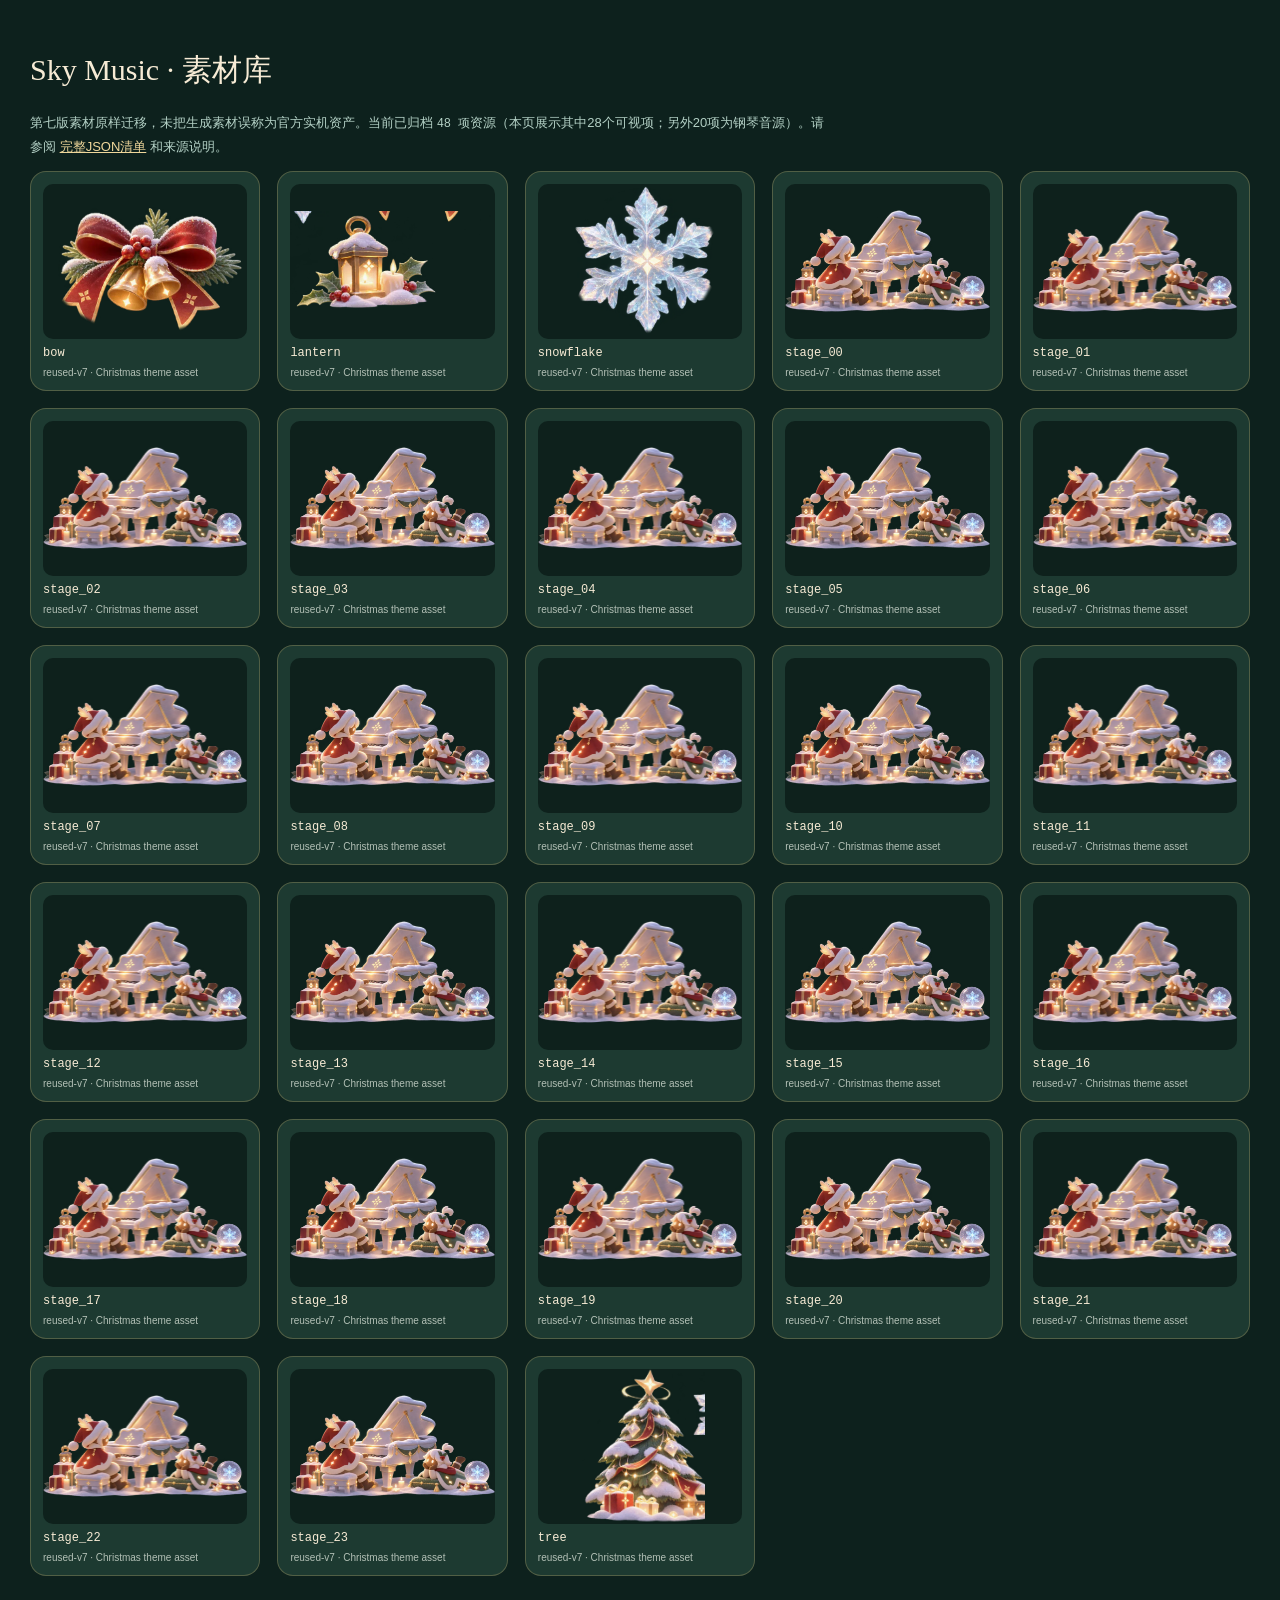
<file: studio/docs/素材库_可视化.html>
<!doctype html><html lang="zh-CN"><meta charset="utf-8"><title>Sky Music 素材库</title><style>body{margin:0;background:#0d211d;color:#f7ebd5;font:13px "Microsoft YaHei",Arial;padding:30px}h1{font:30px Georgia,serif}p{color:#b3d0c5;max-width:800px;line-height:1.8}.grid{display:grid;grid-template-columns:repeat(auto-fill,minmax(210px,1fr));gap:17px}article{background:#1d3a31;border:1px solid #dfc37b44;border-radius:16px;overflow:hidden;padding:12px;display:grid;gap:7px}img{width:100%;height:155px;object-fit:contain;border-radius:10px;background:#0e211c}small{font-size:10px;color:#b3c0b6}strong{font:12px Consolas,monospace}a{color:#efd79b}</style><h1>Sky Music · 素材库</h1><p>第七版素材原样迁移，未把生成素材误称为官方实机资产。当前已归档 <strong>48 项</strong>资源（本页展示其中28个可视项；另外20项为钢琴音源）。请参阅 <a href="asset-catalog.json">完整JSON清单</a> 和来源说明。</p><div class="grid"><article><img loading="lazy" src="../app/assets/christmas/bow.webp" alt="bow"><strong>bow</strong><small>reused-v7 · Christmas theme asset</small></article><article><img loading="lazy" src="../app/assets/christmas/lantern.webp" alt="lantern"><strong>lantern</strong><small>reused-v7 · Christmas theme asset</small></article><article><img loading="lazy" src="../app/assets/christmas/snowflake.webp" alt="snowflake"><strong>snowflake</strong><small>reused-v7 · Christmas theme asset</small></article><article><img loading="lazy" src="../app/assets/christmas/stage_00.webp" alt="stage_00"><strong>stage_00</strong><small>reused-v7 · Christmas theme asset</small></article><article><img loading="lazy" src="../app/assets/christmas/stage_01.webp" alt="stage_01"><strong>stage_01</strong><small>reused-v7 · Christmas theme asset</small></article><article><img loading="lazy" src="../app/assets/christmas/stage_02.webp" alt="stage_02"><strong>stage_02</strong><small>reused-v7 · Christmas theme asset</small></article><article><img loading="lazy" src="../app/assets/christmas/stage_03.webp" alt="stage_03"><strong>stage_03</strong><small>reused-v7 · Christmas theme asset</small></article><article><img loading="lazy" src="../app/assets/christmas/stage_04.webp" alt="stage_04"><strong>stage_04</strong><small>reused-v7 · Christmas theme asset</small></article><article><img loading="lazy" src="../app/assets/christmas/stage_05.webp" alt="stage_05"><strong>stage_05</strong><small>reused-v7 · Christmas theme asset</small></article><article><img loading="lazy" src="../app/assets/christmas/stage_06.webp" alt="stage_06"><strong>stage_06</strong><small>reused-v7 · Christmas theme asset</small></article><article><img loading="lazy" src="../app/assets/christmas/stage_07.webp" alt="stage_07"><strong>stage_07</strong><small>reused-v7 · Christmas theme asset</small></article><article><img loading="lazy" src="../app/assets/christmas/stage_08.webp" alt="stage_08"><strong>stage_08</strong><small>reused-v7 · Christmas theme asset</small></article><article><img loading="lazy" src="../app/assets/christmas/stage_09.webp" alt="stage_09"><strong>stage_09</strong><small>reused-v7 · Christmas theme asset</small></article><article><img loading="lazy" src="../app/assets/christmas/stage_10.webp" alt="stage_10"><strong>stage_10</strong><small>reused-v7 · Christmas theme asset</small></article><article><img loading="lazy" src="../app/assets/christmas/stage_11.webp" alt="stage_11"><strong>stage_11</strong><small>reused-v7 · Christmas theme asset</small></article><article><img loading="lazy" src="../app/assets/christmas/stage_12.webp" alt="stage_12"><strong>stage_12</strong><small>reused-v7 · Christmas theme asset</small></article><article><img loading="lazy" src="../app/assets/christmas/stage_13.webp" alt="stage_13"><strong>stage_13</strong><small>reused-v7 · Christmas theme asset</small></article><article><img loading="lazy" src="../app/assets/christmas/stage_14.webp" alt="stage_14"><strong>stage_14</strong><small>reused-v7 · Christmas theme asset</small></article><article><img loading="lazy" src="../app/assets/christmas/stage_15.webp" alt="stage_15"><strong>stage_15</strong><small>reused-v7 · Christmas theme asset</small></article><article><img loading="lazy" src="../app/assets/christmas/stage_16.webp" alt="stage_16"><strong>stage_16</strong><small>reused-v7 · Christmas theme asset</small></article><article><img loading="lazy" src="../app/assets/christmas/stage_17.webp" alt="stage_17"><strong>stage_17</strong><small>reused-v7 · Christmas theme asset</small></article><article><img loading="lazy" src="../app/assets/christmas/stage_18.webp" alt="stage_18"><strong>stage_18</strong><small>reused-v7 · Christmas theme asset</small></article><article><img loading="lazy" src="../app/assets/christmas/stage_19.webp" alt="stage_19"><strong>stage_19</strong><small>reused-v7 · Christmas theme asset</small></article><article><img loading="lazy" src="../app/assets/christmas/stage_20.webp" alt="stage_20"><strong>stage_20</strong><small>reused-v7 · Christmas theme asset</small></article><article><img loading="lazy" src="../app/assets/christmas/stage_21.webp" alt="stage_21"><strong>stage_21</strong><small>reused-v7 · Christmas theme asset</small></article><article><img loading="lazy" src="../app/assets/christmas/stage_22.webp" alt="stage_22"><strong>stage_22</strong><small>reused-v7 · Christmas theme asset</small></article><article><img loading="lazy" src="../app/assets/christmas/stage_23.webp" alt="stage_23"><strong>stage_23</strong><small>reused-v7 · Christmas theme asset</small></article><article><img loading="lazy" src="../app/assets/christmas/tree.webp" alt="tree"><strong>tree</strong><small>reused-v7 · Christmas theme asset</small></article></div></html>
</file>
<file: studio/app/player-styles.css>
/* Generated from app/styles.css and config/themes/style-rules.json. */
:root{color-scheme:dark;--background:#081c1a;--panel:#15382e;--panel-soft:#173b31;--gold:#e8c88a;--text:#fff7e7;--sub:#b9cbbf;--border:rgba(234,205,148,.27);--note:#a9d2bc;--chord:#f4d49a;--theme-accent:#e8c88a}
*{box-sizing:border-box}html,body{margin:0;min-height:100%;height:100%}body{background:#071c1a;color:var(--text);font:14px/1.4 "Segoe UI","Microsoft YaHei",Arial,sans-serif;overflow:hidden}button,select,input{font:inherit}button{cursor:pointer;color:inherit;border:1px solid var(--border);background:#204239;border-radius:10px;padding:8px 12px;transition:background .18s,transform .18s,border-color .18s}button:hover{border-color:#eed9a9;background:#315449}button:active{transform:scale(.985)}button:focus-visible,select:focus-visible,input:focus-visible,textarea:focus-visible,[role=spinbutton]:focus-visible{outline:2px solid var(--control-focus-border);outline-offset:2px}button:disabled{opacity:.45;cursor:not-allowed}select,input[type=search]{background:#152b2a;color:var(--text);border:1px solid var(--border);border-radius:10px;padding:7px 10px}input[type=range]{accent-color:var(--gold)}h1,h2,p{margin:0}h1,h2{font-family:Georgia,"Noto Serif SC","Songti SC","SimSun",serif}small{font-size:11px}.muted{color:var(--sub)}[hidden]{display:none!important}
.world-sky{position:fixed;inset:0;overflow:hidden;pointer-events:none;background:radial-gradient(ellipse at 15% 2%,#314a36,transparent 32%),radial-gradient(ellipse at 85% 80%,#482936,transparent 35%),linear-gradient(125deg,#071918 4%,#122c29 60%,#172129);z-index:-1}.world-sky .moon{position:absolute;width:220px;height:220px;border-radius:50%;top:10%;right:11%;background:radial-gradient(circle at 35% 35%,#f8f3e2dd,#c9d9cf44 45%,transparent 68%);filter:blur(4px);opacity:.25}.mountain{position:absolute;left:-10%;width:120%;bottom:-10%;height:44%;background:#142d2a;clip-path:polygon(0 75%,12% 54%,23% 78%,38% 30%,55% 75%,68% 40%,84% 72%,100% 44%,100% 100%,0 100%)}.m2{bottom:-22%;height:45%;opacity:.6;background:#223e40;filter:blur(10px);transform:scaleX(-1)}.stars{position:absolute;inset:0;opacity:.4;background-image:radial-gradient(#fff7db 1px,transparent 1px),radial-gradient(#fff7db 1px,transparent 1px);background-size:77px 71px,117px 109px;background-position:12px 20px,35px 58px}.flakes,.stage-snow{position:absolute;inset:0;pointer-events:none;overflow:hidden}.snow-dot{position:absolute;top:-12px;background:#fff7ee;border-radius:50%;opacity:.4;animation:snowdrift linear infinite;box-shadow:0 0 5px #fff8e066}@keyframes snowdrift{to{transform:translate3d(var(--dx,30px),105vh,0)}}
.site-wrap{height:100dvh;min-height:540px}.home-view{height:100%;overflow:auto;background:linear-gradient(130deg,#0a1d1bcf,#1c2a2a77)}.home-top{max-width:1350px;margin:auto;height:86px;display:flex;align-items:center;justify-content:space-between;padding:12px 28px;border-bottom:1px solid #fff2d313}.wordmark{display:flex;gap:13px;align-items:center;font:650 22px Georgia,serif;letter-spacing:1px}.wordmark strong{color:var(--gold)}.wordmark small{display:block;letter-spacing:2.8px;color:#bed1c7;font:10px Georgia,serif;margin-top:4px}.mark{display:grid;place-items:center;width:42px;height:42px;border:1px solid #dcbe7d88;border-radius:50%;color:var(--gold);font-size:28px}.home-top-actions,.hero-actions{display:flex;gap:13px;align-items:center}.btn-quiet{border-color:transparent;background:transparent}.btn-outline{border-color:#f1cc87aa;background:#ffffff0c}.btn-primary{color:#213b2f;font-weight:750;border:1px solid #e8d0a5;background:linear-gradient(135deg,#f4dfb9,#d9af73);box-shadow:0 5px 20px #ba884b24}.btn-primary:hover{background:#ffe2a9}.home-body{max-width:1300px;margin:auto;padding:26px 30px 36px}.home-hero{display:grid;grid-template-columns:1.07fr 1fr;min-height:320px;border:1px solid var(--border);border-radius:26px;overflow:hidden;position:relative;background:linear-gradient(105deg,#122f29f5 20%,#223733dd 68%,#44383bcc);box-shadow:0 24px 90px #0005,inset 0 1px #fff3}.home-hero:after{content:"";position:absolute;inset:0;pointer-events:none;background:linear-gradient(90deg,transparent 20%,#f8e0a009 60%,transparent)}.hero-copy{padding:40px 0 40px 48px;position:relative;z-index:2}.eyebrow{font:600 10px Georgia,serif;letter-spacing:2.9px;color:#e9c48d}.hero-copy h1{font-size:clamp(28px,3.3vw,47px);line-height:1.35;font-weight:550;margin:16px 0}.hero-copy h1 span{color:#e8c88a}.hero-copy p{max-width:450px;color:#b8cbbd;font-size:13px;line-height:1.9;margin:0 0 25px}.hero-illustration{position:relative;display:grid;place-items:end center}.hero-halo{position:absolute;inset:8% -5% -25%;background:radial-gradient(ellipse at 50% 60%,#dcc48d44,transparent 70%);filter:blur(10px)}.hero-scene{position:absolute;bottom:-3%;right:0%;width:min(100%,650px);object-fit:contain;filter:drop-shadow(0 9px 40px #d9bb6729)}.hero-frost{position:absolute;width:108px;right:5%;top:6%;opacity:.5;filter:drop-shadow(0 0 15px #c5e5f2)}.library-heading{display:flex;justify-content:space-between;align-items:flex-end;margin:31px 3px 17px}.library-heading h2{font-size:24px;font-weight:600;margin-top:6px}.library-tools{display:flex;gap:15px;align-items:center;color:#c3d1c5}.library-tools input{width:185px}.library-grid{display:grid;grid-template-columns:repeat(3,minmax(0,1fr));gap:18px}.song-card{min-width:0;display:flex;flex-direction:column;overflow:hidden;border:1px solid #ffffff25;border-radius:18px;background:linear-gradient(155deg,#23443aee,#192b2be6);box-shadow:0 12px 50px #0003;transition:border .2s,transform .2s}.song-card:hover{border-color:#f3d9a68a;transform:translateY(-2px)}.song-cover{height:162px;position:relative;display:grid;place-items:center;overflow:hidden;background:linear-gradient(125deg,#17352f,#38423a)}.song-cover img{width:100%;height:100%;object-fit:contain;object-position:center bottom;filter:drop-shadow(0 5px 15px #0006)}.cover-tag{position:absolute;top:12px;left:12px;padding:5px 10px;border:1px solid #ffedd155;border-radius:20px;background:#102a27ad;font-size:10px;color:#ffe3ac}.song-details{padding:17px 19px 18px;display:flex;align-items:center;gap:10px}.song-details h3{font:600 17px Georgia,'Songti SC',serif;margin:0 0 5px}.song-details p{color:#b6c9bd;font-size:11px;line-height:1.5}.song-details .card-play{margin-left:auto;flex:none;background:#dcb57b;color:#20352b;font-weight:800;border-radius:12px;border-color:#e5cd9e}.add-card{border-style:dashed;justify-content:center;align-items:center;min-height:246px;background:#ffffff08;cursor:pointer;color:#c1d2c5;gap:12px}.add-card .plus{font-size:39px;color:#ead19e}.add-card strong{font-size:16px;color:#fff5df}.home-footer{text-align:center;font:10px Georgia,serif;letter-spacing:2px;color:#9caeaa;margin:27px 0}.home-footer span{color:var(--gold)}
/* Player. The spatial proportions are fixed to the trusted v7 layout. */
.player-view{--theme-accent:#e8c88a;display:grid;grid-template-rows:57px 70px minmax(0,1fr);gap:10px;height:100%;max-width:1730px;margin:auto;padding:9px 14px 13px}.player-view.theme-starlight{--gold:#f2c9dd;--panel:#1d263d;--panel-soft:#202f4a;--border:rgba(230,192,228,.28);--theme-accent:#f2c9dd;--note:#acb8e9;--chord:#f2c9dd}.player-header{display:flex;align-items:center;justify-content:space-between;gap:15px;padding:0 8px;min-width:0}.song-identity{display:flex;align-items:center;gap:12px;min-width:0}.back-btn{font-size:22px;width:34px;height:34px;padding:0;display:grid;place-items:center;background:#ffffff10}.identity-icon{display:grid;place-items:center;width:40px;height:40px;flex:none;border-radius:50%;color:var(--theme-accent);border:1px solid var(--border);font-size:23px;text-shadow:0 0 10px var(--theme-accent)}.song-titles{min-width:0}.song-titles h1{font-weight:550;font-size:clamp(19px,2.1vw,29px);white-space:nowrap;text-overflow:ellipsis;overflow:hidden}.song-titles span{font:9px Georgia,serif;letter-spacing:3px;color:var(--theme-accent);white-space:nowrap}.song-stats{display:flex;flex-direction:column;text-align:right;margin-left:auto;gap:1px}.song-stats span{font:600 17px Georgia,serif;color:var(--theme-accent)}.song-stats small{font:10px Arial;letter-spacing:1.1px;color:var(--sub)}.header-actions{display:flex;gap:8px;align-items:center;white-space:nowrap}.header-actions button{font-size:12px}.play-controls{position:relative;display:flex;align-items:flex-start;gap:9px;padding:10px 11px 20px;border:1px solid var(--border);border-radius:16px;background:linear-gradient(113deg,#153b30ed,#172c2cec 60%,#392a36db);box-shadow:0 8px 30px #0004;min-width:0}.player-view.theme-starlight .play-controls{background:linear-gradient(115deg,#242849f2,#242d50f2,#382f54f2)}.play-main{display:flex;align-items:center;gap:8px;flex:none}.play-btn{background:#e8c186;color:#213b2e;font-weight:760;border-color:#f8dcb0;padding:8px 16px}.icon-btn{width:30px;min-width:30px;height:29px;display:grid;place-items:center;padding:0}.play-main time{font:650 16px Consolas,'Courier New',monospace;min-width:93px}.tuning-group{display:flex;flex:none;align-items:center;gap:3px;border-radius:10px;background:#0a2723;padding:3px;border:1px solid #ffffff16}.tuning-group button{background:transparent;border:0;padding:6px 7px;color:#b7c7bd;font-size:11px;white-space:nowrap}.tuning-group button.is-active{color:#23382e;background:#ead09e}.control-inline{display:flex;align-items:center;gap:7px;color:#bdd0c4;font-size:12px;white-space:nowrap}.control-inline input[type=range]{width:73px}.control-inline select{max-width:95px;padding:5px 6px}.seek-line{position:absolute;left:13px;right:16px;bottom:5px;height:9px;display:flex;align-items:center;gap:9px;color:#d4be92;font:10px Georgia,serif}.seek-line input{flex:1;min-width:0;height:3px;margin:0}.workspace{min-height:0;min-width:0;display:grid;grid-template-columns:minmax(0,1.17fr) minmax(0,1fr);gap:10px}.workspace-left,.workspace-right{display:grid;min-height:0;min-width:0;gap:10px}.workspace-left{grid-template-rows:minmax(0,1fr) minmax(138px,.30fr)}.workspace-right{grid-template-rows:minmax(0,1.32fr) minmax(0,.98fr)}.pane{position:relative;min-width:0;min-height:0;display:flex;flex-direction:column;overflow:hidden;border-radius:17px;background:linear-gradient(140deg,#153c32ee,#132d2aee);border:1px solid var(--border);box-shadow:inset 0 1px #ffffff16,0 10px 36px #0003}.player-view.theme-starlight .pane{background:linear-gradient(135deg,#202b49f2,#1c2b43e6)}.pane-top{height:44px;flex:none;display:flex;align-items:center;justify-content:space-between;gap:10px;padding:0 13px}.pane-top h2{font:600 16px Georgia,'Songti SC','SimSun',serif;white-space:nowrap}.pane-top select{padding:3px 7px;font-size:11px}.pane-actions,.pane-top .page-actions{display:flex;align-items:center;gap:7px;font-size:11px}.roll-pane{min-height:0}.roll-body{min-height:0;flex:1;margin:0 12px 1px;border:1px solid #e6d19a22;border-radius:10px;overflow:hidden;background:linear-gradient(165deg,#0d2926,#12372e)}#rollCanvas{width:100%;height:100%;display:block}.roll-foot{height:30px;flex:none;display:flex;align-items:center;gap:13px;padding:0 14px;color:#c7d6c9;font-size:10px}.roll-foot .push-right{margin-left:auto;color:var(--theme-accent);font:11px Georgia,serif}.dot{width:8px;height:8px;border-radius:50%;display:inline-block;margin-right:4px}.note-a{background:var(--note)}.note-b{background:var(--chord)}.keys-pane .pane-top{height:39px}.keys-pane .pane-top h2{font-size:15px}.keys-pane .pane-top span{margin-left:auto;color:var(--theme-accent);font:11px Georgia,serif;white-space:nowrap}.tiny-btn{font-size:10px;padding:2px 7px}.key-board{flex:1;min-height:0;display:grid;grid-template-columns:repeat(5,minmax(0,1fr));grid-template-rows:repeat(3,minmax(0,1fr));gap:5px;margin:1px 11px 12px}.key-tile{padding:0;display:flex;align-items:center;justify-content:center;gap:6px;border-radius:8px;background:#173a33;color:#e0eadd;border-color:#5f806b88;font:700 11px Georgia,serif}.key-tile .key-name{color:#dae6d4;font-weight:500}.key-tile.active{background:linear-gradient(125deg,#e1c78f,#b88c58);color:#203a2a;border-color:#f3d29e;box-shadow:0 0 15px #f0c88255}.key-tile.active .key-name{color:#213f34}.key-tile.ringing{box-shadow:0 0 17px #e5c88377}.grid-pane{min-height:0}.page-actions button{height:26px;width:26px;min-width:26px}.page-actions span{font:600 11px Georgia,serif;min-width:48px;text-align:center;color:var(--gold)}.beat-grid{display:grid;grid-template-columns:repeat(8,minmax(0,1fr));grid-template-rows:repeat(4,minmax(0,1fr));gap:5px;flex:1;min-height:0;margin:0 12px 5px}.beat{min-width:0;min-height:0;padding:4px;display:flex;flex-direction:column;align-items:stretch;justify-content:space-between;border-radius:9px;background:linear-gradient(140deg,#21443b,#15322e);border:1px solid #ffffff20}.player-view.theme-starlight .beat{background:#243452}.beat.active{background:#9e815b;box-shadow:inset 0 0 0 1px #ffe3a0,0 0 17px #ebbe7377;border-color:#fff0c4}.beat.select{border-color:#fff1be}.beat-number{text-align:center;display:block;font:600 9px Georgia,serif;line-height:10px;color:#b3c8b7;flex:none}.beat.active .beat-number{color:#fff5de}.mini-keys{flex:1;min-height:0;display:grid;grid-template-columns:repeat(5,minmax(0,1fr));grid-template-rows:repeat(3,minmax(0,1fr));gap:2px;max-height:37px;margin:2px 0}.mini-dot{border-radius:2px;background:#77988b55;border:1px solid #bdc2a628;min-height:2px}.mini-dot.on{background:#edd09d;border-color:#fff5d1;box-shadow:0 0 5px #ffe0a344}.beat.active .mini-dot.on{background:#fff7d6}.beat-name{color:#bdd6c5;font:8px Georgia,serif;text-align:center;white-space:nowrap;overflow:hidden;text-overflow:clip;min-height:9px}.grid-foot{height:28px;flex:none;display:flex;justify-content:space-between;align-items:center;gap:10px;padding:0 13px;color:#dfd5ac;font:11px Georgia,serif}.grid-foot .muted{font:10px 'Microsoft YaHei',sans-serif}.stage-pane{position:relative;min-height:0;overflow:hidden;border-radius:16px;background:radial-gradient(ellipse at 65% 70%,#b7956b2e,transparent 58%),linear-gradient(150deg,#0c322d,#1c4039 57%,#182b2b);border:1px solid #e2c28a25}.stage-pane.theme-starlight{background:radial-gradient(ellipse at 60% 60%,#ecc4d233,transparent 56%),linear-gradient(150deg,#141934,#29284b 60%,#332b50)}.stage-sky{position:absolute;inset:0;background:radial-gradient(#ffefca7a 1px,transparent 2px);background-size:53px 57px;opacity:.25}.stage-fog{position:absolute;inset:50% 0 0;background:linear-gradient(transparent,#dcc7a01a);filter:blur(15px)}.stage-scenery{position:absolute;inset:2% 5% 3%;display:grid;place-items:center}.stage-scenery img{max-width:100%;max-height:100%;object-fit:contain;filter:drop-shadow(0 6px 15px #dcc08b35);transition:filter .3s}.stage-scenery.is-playing img{filter:drop-shadow(0 6px 19px #f5d3a155)}.stage-caption{position:absolute;bottom:5px;right:12px;left:12px;display:flex;justify-content:space-between;font:9px Georgia,serif;letter-spacing:1.8px;color:#e8c488aa;pointer-events:none}.stage-status{color:#d2ddc8;letter-spacing:.4px}.stage-pane .snow-dot{animation-duration:10s;opacity:.7}.stage-pane.theme-starlight .stage-scenery{display:none}.stage-pane.theme-starlight.has-custom-image .stage-scenery{display:grid}.stage-pane.theme-starlight:before{content:'✧';font:120px Georgia,serif;color:#edd2e288;position:absolute;inset:0;display:grid;place-items:center;text-shadow:0 0 45px #ead9ea}.stage-pane.theme-starlight:after{content:'♬';font:72px Georgia,serif;color:#f1b9de99;position:absolute;right:10%;top:15%;filter:drop-shadow(0 0 15px #ffdcff)}.toast{position:fixed;z-index:99;bottom:22px;left:50%;transform:translateX(-50%);max-width:550px;padding:12px 20px;border-radius:13px;border:1px solid #f7dfb477;background:#163a32;box-shadow:0 9px 40px #0009;color:#fff4dc;font-size:12px;text-align:center}dialog{max-width:480px;border:1px solid #e8ce9b77;border-radius:18px;color:#fdf5e4;background:#17352f;box-shadow:0 20px 80px #0009;padding:24px}dialog::backdrop{background:#0009}dialog h2{font-size:21px;margin:0 0 14px}dialog p{color:#cbdbce;font-size:13px;line-height:1.75;margin:0 0 12px}dialog button{margin-top:10px}
@media(max-width:1150px){.player-view{padding:8px}.play-controls{gap:7px}.control-inline input[type=range]{width:45px}.play-main time{font-size:13px;min-width:80px}.tuning-group button{padding:5px}.header-actions #exportProject{font-size:10px}.workspace-left{grid-template-rows:minmax(0,1fr) minmax(133px,.34fr)}.home-body{padding:20px}}
@media(max-width:900px){body{overflow:auto}.site-wrap,.player-view{height:auto;min-height:100vh}.player-view{display:flex;flex-direction:column}.play-controls{min-height:98px;flex-wrap:wrap;padding-bottom:24px}.workspace{display:flex;flex-direction:column}.workspace-left,.workspace-right{display:flex;flex-direction:column}.roll-pane{height:380px}.keys-pane{height:185px}.grid-pane{height:410px}.stage-pane{height:240px}.home-hero{grid-template-columns:1fr;min-height:330px}.hero-copy{padding:36px;max-width:550px}.hero-illustration{position:absolute;inset:0;opacity:.35;pointer-events:none}.library-grid{grid-template-columns:repeat(2,minmax(0,1fr))}}
@media(max-width:600px){.home-top{padding:10px 16px}.home-top .btn-quiet{display:none}.wordmark{font-size:16px}.home-body{padding:12px}.hero-copy{padding:27px 21px}.hero-copy h1{font-size:30px}.library-grid{grid-template-columns:1fr}.library-heading{align-items:center}.library-tools input{width:120px}.song-stats,.header-actions #themeToggle{display:none}.song-titles h1{font-size:19px}.player-header{padding:0}.key-board{gap:3px}.key-tile{font-size:9px}.beat-grid{gap:3px}.beat{padding:2px}.grid-foot .muted{display:none}}
/* Keep the Play button legible while the mouse remains over it after clicking. */
.play-btn:hover,.play-btn:focus-visible{background:#ffe1b3;color:#273c31}

/* v0.3 working surfaces: editing, importing, themes. Preserve the v7 player geometry. */
:root{--editor-panel:#1a2b41;--editor-outline:#c9ad7e55}
button:disabled{cursor:not-allowed;opacity:.42}
body:has(dialog[open]){overflow:hidden}
.work-dialog{width:min(94vw,640px);max-width:640px;max-height:min(88vh,870px);overflow:auto;border-radius:19px;padding:25px;background:linear-gradient(140deg,#26344f,#15283b 56%,#243b45);border:1px solid #e5c7977e;box-shadow:0 30px 110px #030c15dd,inset 0 1px #ffffff22;color:#fff4db;font-family:'Microsoft YaHei','PingFang SC',sans-serif}
.work-dialog::backdrop{background:#071020c9;backdrop-filter:blur(8px)}
.work-dialog .dialog-head{display:flex;justify-content:space-between;align-items:center;gap:12px;margin-bottom:7px}
.work-dialog .dialog-head h2{margin:0;font:600 22px Georgia,'Songti SC','SimSun',serif;letter-spacing:.5px;color:#f1d6ad}
.dialog-head .icon-btn{font-size:20px;line-height:1;background:#ffffff0a;color:#f4d5b2}
.dialog-sub,.import-description{color:#c2cbd9;font-size:12px;line-height:1.75;letter-spacing:.1px;margin:6px 0 19px}
.fields-grid{display:grid;grid-template-columns:repeat(2,minmax(0,1fr));gap:13px 17px;margin:17px 0}
.fields-grid label{display:flex;flex-direction:column;gap:6px;font-size:12px;color:#c6d5df}
.fields-grid label.full{grid-column:1/-1}
.fields-grid input:not([type=range]),.fields-grid textarea,.fields-grid select{padding:10px 12px;background:#0c1d31b2;border:1px solid #aebdcd42;border-radius:10px;color:#fff6dc;width:100%;min-height:39px;font:500 13px 'Microsoft YaHei',sans-serif}
.fields-grid input[type=color]{padding:4px;height:43px}
.fields-grid input[type=range]{width:100%;accent-color:#eed2a3;height:28px}

.dialog-footer{display:flex;align-items:center;justify-content:flex-end;gap:8px;margin-top:16px;flex-wrap:wrap}
.dialog-footer button{font-size:12px;white-space:nowrap}
.edit-tabs{display:flex;gap:6px;margin:16px 0 8px;border-bottom:1px solid #f4d9a62c;padding-bottom:8px}
.edit-tabs button{padding:9px 15px;background:#ffffff08;border:1px solid transparent;border-radius:9px;color:#cbd2df}
.edit-tabs button.is-active{background:#d9b98230;border-color:#d9bd8b78;color:#ffe6b2}
.edit-summary{display:flex;align-items:center;justify-content:space-between;padding:12px 13px;margin-top:14px;border:1px solid #f0d7aa44;border-radius:10px;background:#fff6d80d;color:#fbe7be;font-size:13px}
.theme-choices{display:grid;grid-template-columns:repeat(3,minmax(0,1fr));gap:9px;margin:14px 0}
.theme-choices button{min-height:66px;padding:10px;color:#dde5f0;background:linear-gradient(145deg,#10233e,#233b53);border:1px solid #d9bc8d4f;border-radius:11px;font-family:Georgia,'Songti SC',serif;white-space:normal}
.theme-choices button:first-child{background:linear-gradient(140deg,#1c3b3c,#22424b)}
.theme-choices button:last-child{background:linear-gradient(140deg,#32293f,#68516c)}
.theme-choices button.is-active{border-color:#ffe2a2;box-shadow:inset 0 0 0 1px #fff6d169,0 0 14px #ffdb9347}
.export-options{display:grid;grid-template-columns:repeat(2,minmax(0,1fr));gap:12px;margin-top:18px}
.export-options button{min-height:80px;display:flex;flex-direction:column;text-align:left;justify-content:center;padding:14px 16px;background:#ffffff0b;border-radius:12px;border:1px solid #cbbba656;color:#ffefd6}
.export-options button:first-child{grid-column:1/-1;background:linear-gradient(110deg,#4c483f80,#78604a55)}
.export-options button:hover{border-color:#ffdda1;background:#f6e3bf1c}
.export-options strong{font:600 18px Georgia,serif;letter-spacing:.4px}
.export-options span{font-size:11px;color:#b9cadd;margin-top:5px}
.import-dropzone{border:1.5px dashed #e9c99a93;border-radius:16px;background:radial-gradient(ellipse at center,#ffffed11,#1f324355);padding:28px 16px;display:flex;flex-direction:column;align-items:center;gap:9px;cursor:pointer;text-align:center}
.import-dropzone:hover{background:#e3d5be12;border-color:#ffdca5}
.import-dropzone .import-symbol{display:grid;place-items:center;width:68px;height:68px;border-radius:50%;background:#ecd4a82b;color:#fff1cc;font-size:36px}
.import-dropzone strong{font:600 18px Georgia,'Songti SC',serif}
.import-dropzone small{color:#adbfcc;font-size:11px}
.import-description{margin:15px 0 5px}.import-description p{margin:4px 0}
.global-drop-hint{position:fixed;inset:14px;z-index:1000;background:#1e3545eb;border:3px dashed #e8c68a;border-radius:20px;display:grid;place-items:center;font:600 28px Georgia,'Songti SC',serif;color:#fff0cb;pointer-events:none;box-shadow:0 0 0 30px #0009}
.global-drop-hint[hidden]{display:none}
.song-cover{position:relative}
.song-card-actions{position:absolute;right:9px;top:9px;display:flex;gap:5px;opacity:0;transition:opacity .2s}
.song-card:hover .song-card-actions,.song-card:focus-within .song-card-actions{opacity:1}
.song-card-actions button{width:27px;height:27px;display:grid;place-items:center;padding:0;border-radius:8px;background:#142c3ed9;border:1px solid #e8caa769;color:#ffe7bf;font-size:14px}
.video-dialog{width:min(94vw,860px);max-width:860px}
.video-preview{position:relative;width:100%;height:min(43vh,410px);min-height:195px;background:#061321;border:1px solid #cbba9677;border-radius:12px;overflow:hidden}
.video-preview video{position:absolute;width:100%;height:100%;object-fit:contain;inset:0}
.video-preview canvas{position:absolute;inset:0;width:100%;height:100%;cursor:crosshair;touch-action:none;z-index:2}
.video-scanner-info{display:flex;justify-content:space-between;gap:12px;color:#b9c8d1;font-size:11px}
.player-view.theme-citylights .pane{background:linear-gradient(135deg,#2c2844dd,#1f2748dd)}
.player-view.theme-citylights .play-controls{background:linear-gradient(115deg,#292442,#402c51,#202b4d)}
.stage-pane.theme-citylights{background:radial-gradient(ellipse at 68% 37%,#fdd0b855,transparent 43%),linear-gradient(155deg,#231e40,var(--scene-bg,#302641) 70%,#764b6c)}
.stage-pane.theme-citylights::before{content:'';position:absolute;inset:10% 0 4%;background:repeating-linear-gradient(90deg,transparent 0 30px,#d9b6ac48 30px 32px,transparent 32px 48px);clip-path:polygon(0% 85%,0 54%,6% 54%,6% 68%,12% 68%,12% 44%,18% 44%,18% 80%,24% 80%,24% 60%,30% 60%,30% 37%,36% 37%,36% 59%,43% 59%,43% 21%,49% 21%,49% 73%,56% 73%,56% 50%,62% 50%,62% 70%,69% 70%,69% 30%,77% 30%,77% 62%,84% 62%,84% 42%,92% 42%,92% 64%,100% 64%,100% 100%,0 100%);opacity:.62;pointer-events:none}
.stage-pane.theme-citylights::after{content:'✧';position:absolute;left:14%;top:8%;font:70px Georgia;color:#f2c89b55;text-shadow:0 0 35px #ffd6ba}
.stage-pane .stage-scenery img{filter:drop-shadow(0 5px calc(5px + 19px * var(--glow-strength,.58)) #ffda9970)}
.stage-pane{background-color:var(--scene-bg,#1c2d45)}
.player-view.theme-citylights .roll-pane canvas{background:#232441}
.player-view .pane{box-shadow:inset 0 1px #ffffff1a,0 10px 35px #0004,0 0 calc(6px + 13px * var(--glow-strength,.58)) #e5c68b12}
@media(max-width:1200px){.header-actions{gap:5px}.header-actions button{font-size:11px;padding:7px}.song-stats small{display:none}}
@media(max-width:900px){.work-dialog{max-height:90vh}.song-card-actions{opacity:1}.player-header{min-height:64px}.fields-grid{gap:10px}}
@media(max-width:600px){.fields-grid,.export-options{grid-template-columns:1fr}.export-options button:first-child{grid-column:1}.theme-choices{gap:4px}.theme-choices button{font-size:10px;padding:5px;min-height:58px}.dialog-footer button{font-size:10px;padding:6px}.work-dialog{padding:16px}.video-preview{height:250px}}

.video-quick-actions{display:flex;gap:7px;margin-top:10px;flex-wrap:wrap}.video-quick-actions button{font-size:11px;padding:6px 12px}.library-tools select{padding:9px 7px;max-width:120px;font-size:11px;color:#e5d7bd;background:#1f3847;border:1px solid #d8c49b55;border-radius:9px}.song-card-actions{opacity:1}

/* v0.4: stable library viewport, clear read-only/edit states, consistent action alignment */
@media(min-width:901px){
 .home-top{height:64px}
 .home-body{padding-top:14px;padding-bottom:20px}
 .home-hero{min-height:clamp(180px,24vh,250px)}
 .hero-copy{padding:18px 0 18px 40px}
 .hero-copy h1{font-size:clamp(28px,2.4vw,36px);line-height:1.25;margin:8px 0}
 .hero-copy p{margin-bottom:10px;line-height:1.6}
 .library-heading{margin-top:17px;margin-bottom:11px}
 .library-heading h2{font-size:21px}
 .library-grid{gap:14px 18px}
 .song-cover{height:clamp(76px,11vh,118px)}
 .song-details{padding:10px 16px 11px}
 .library-grid>.add-card{min-height:0;padding:12px;gap:8px}
}
.player-view:not(.editing) .edit-only{display:none!important}
.player-view:not(.editing) #inspectorPane{display:none}
.player-view.editing #stagePane{display:none}
.player-view.editing #inspectorPane{display:flex}
.player-view.editing .keys-pane .key-tile{cursor:pointer}
.player-view:not(.editing) .keys-pane .key-tile{cursor:default}
#scoreEditorBtn.has-changes{background:linear-gradient(135deg,#f4dfb9,#d9af73);color:#223a31;border-color:#ffdfa2;box-shadow:0 0 15px #d4ad7644;font-weight:700}
.info-action{border:1px solid #e5c79777;background:#dfc99b18;border-radius:9px;font:700 17px Georgia,serif;color:#e8d1a2;width:31px;height:31px;min-width:31px}
.play-controls{align-items:center;gap:clamp(6px,1.2vw,16px)}
.control-inline.key-control select{min-width:87px;width:92px;max-width:112px}
.control-inline.instrument-control select{width:clamp(105px,11vw,167px);max-width:172px}
.control-inline.sustain-control{display:flex;align-items:center;justify-content:center;min-width:115px;gap:7px}
.control-inline.sustain-control input[type=range]{width:clamp(42px,5vw,90px)}
.control-inline.sustain-control output{min-width:32px;display:inline-block;text-align:right;color:#f0d8b5;font:11px Georgia,serif}
.grid-foot{display:grid;grid-template-columns:minmax(0,1fr) auto minmax(0,1fr);align-items:center;gap:8px}
.grid-foot #currentBeat{min-width:0;overflow:hidden;white-space:nowrap;text-overflow:ellipsis;justify-self:start}
.grid-foot .grid-edit-actions{display:flex;gap:7px;justify-self:center;white-space:nowrap}
.grid-foot .muted{justify-self:end;white-space:nowrap}
.grid-edit-actions button{height:24px;min-width:65px}
.inspector-pane{padding:0;background:linear-gradient(150deg,#203e39dd,#162e30f0)}
.inspector-pane .pane-top{height:38px}
.inspector-content{padding:2px 13px 9px;flex:1;min-height:0;overflow:auto;display:flex;flex-direction:column}
.inspector-content .edit-summary{padding:7px 10px;margin:2px 0 8px;font-size:11px}
.inspector-content .fields-grid{gap:6px 11px;margin:0;grid-template-columns:repeat(2,minmax(0,1fr))}
.inspector-content .fields-grid label{font-size:10px;gap:3px;min-width:0}
.inspector-content .fields-grid input{font-size:11px;padding:5px 8px;min-height:27px;height:27px}
.inspector-actions{display:flex;justify-content:flex-end;gap:7px;margin-top:9px}
.inspector-actions button{padding:5px 9px;font-size:10px}
.save-options{display:grid;grid-template-columns:repeat(2,minmax(0,1fr));gap:12px;margin:15px 0 3px}
.save-options button{padding:15px 12px}
.btn-danger{background:#73372c;color:#ffdfd6;border:1px solid #c17665}
.fields-grid.single-field{grid-template-columns:1fr}
@media(max-width:1300px){.instrument-control{font-size:11px}.player-view .control-inline{gap:4px}.player-view .play-controls{gap:7px}.play-main time{font-size:13px;min-width:80px}}
@media(max-width:1150px){.instrument-control select{max-width:128px}.control-inline.sustain-control{min-width:92px}}
@media(max-width:900px){.player-view.editing #inspectorPane{min-height:300px}.home-hero{min-height:280px}}
@media(max-width:600px){.save-options{grid-template-columns:1fr}.play-controls{align-items:center}.grid-foot .grid-edit-actions{gap:3px}.grid-edit-actions button{min-width:0;padding:2px 5px}}

[hidden]{display:none!important}

/* Legacy player typography and 4 x 8 score: preserve v7's readable proportions. */
.player-view{font-size:16px;font-variant-numeric:tabular-nums;grid-template-rows:72px 76px minmax(0,1fr);gap:13px;padding:15px 20px 16px}
.player-view .workspace{grid-template-columns:minmax(0,1.07fr) minmax(0,.93fr);gap:13px}
.player-view .workspace-left{grid-template-rows:minmax(0,1fr) 168px;gap:13px}
.player-view .workspace-right{display:flex;flex-direction:column;gap:9px}
.player-view .grid-pane{flex:none}
.player-view #stagePane,.player-view #inspectorPane{flex:1;min-height:0}
.song-titles h1{font-family:Georgia,'Noto Serif SC','Songti SC',serif;font-size:clamp(25px,2.15vw,36px);font-weight:600;letter-spacing:.06em;line-height:1.2}
.song-titles span{display:block;letter-spacing:.21em;margin-top:6px;font-weight:500;font-size:10px}
.song-stats span{font-size:19px}
.player-view .pane-top h2{font:600 18px Georgia,'Noto Serif SC','Songti SC',serif;letter-spacing:.055em}
.player-view .play-main time{font:700 20px ui-monospace,Consolas,monospace;letter-spacing:-.045em;min-width:102px}
.player-view .play-btn{min-width:80px;padding:7px 11px}
.player-view .play-main>.icon-btn{width:34px;height:34px;min-width:34px}
.player-view .key-control{margin-left:auto}
.player-view .control-inline{font-size:12px;gap:8px}
.player-view .control-inline select{padding:6px 8px}
.player-view .pane-top select,.player-view .pane-actions,.player-view .page-actions{font-size:12px}
.player-view .page-actions span{font:600 13px ui-monospace,monospace;min-width:61px}
.player-view .key-tile{gap:9px;border-radius:9px;border-color:#496758;background:linear-gradient(150deg,#193b34,#112c2a)}
.player-view .key-no{font:750 13px ui-monospace,monospace}
.player-view .key-name{font:600 13px Georgia,serif;color:#b4d6c0}
.player-view .key-tile.active{border-color:#f1cb8d;background:linear-gradient(145deg,#806748,#d0a86b);box-shadow:0 0 14px #e9bb704a,inset 0 0 1px #fff8}
.player-view .key-tile.active .key-no,.player-view .key-tile.active .key-name{color:#172920}
.player-view .keys-pane .pane-top span{font:600 12px ui-monospace,monospace}
.player-view .roll-foot{font-size:11px}
.player-view .beat-grid{grid-template-columns:repeat(8,minmax(0,1fr));grid-template-rows:none;gap:7px;width:min(calc(100% - 28px),655px);margin:7px auto 0;align-self:center;flex:none;position:relative;z-index:1}
.player-view .beat{position:relative;aspect-ratio:1.04/1;padding:4px 3px;border-radius:9px;background:linear-gradient(147deg,#254337,#183229);border:1px solid #3b5a45;justify-content:space-around;align-items:center;box-shadow:inset 0 1px 0 #ffffff0c;line-height:normal;transition:border-color .17s,background .17s}
.player-view .beat-number{font:600 10px ui-monospace,monospace;color:#9cbea5}
.player-view .mini-keys{display:grid;grid-template-columns:repeat(5,1fr);grid-template-rows:repeat(3,1fr);gap:2px;width:76%;height:34%;max-height:24px;flex:none;margin:0}
.player-view .mini-dot{background:#476354;border:0;border-radius:3px;min-width:0;min-height:0;box-shadow:none}
.player-view .mini-dot.on{background:#ddf1c4;box-shadow:0 0 6px #d3e8b988}
.player-view .beat.poly2 .mini-dot.on{background:#f2d09e}
.player-view .beat.poly3 .mini-dot.on{background:#f1a9a0}
.player-view .beat-name{font:650 9px Georgia,'Microsoft YaHei',sans-serif;color:#cae6ce;width:100%;min-height:0;text-overflow:ellipsis}
.player-view .beat.empty{background:#112b25;opacity:.72}
.player-view .beat.empty .beat-name{color:#5c7a6b}
.player-view .beat.active{opacity:1;border-color:#ffe6ad;background:linear-gradient(160deg,#765740,#aa754b);box-shadow:0 0 0 1px #f3d398,0 0 18px #e4ac5890;transform:translateY(-1px);z-index:2}
.player-view .beat.active .beat-number{color:#fff3cd}
.player-view .beat.active .beat-name{color:#fff8e3}
.player-view .beat.echo:not(.active){box-shadow:inset 0 0 0 1px #bce1ef31,0 0 12px #88bfd51a;filter:brightness(1.08)}
.player-view .beat.active .mini-dot.resonance:not(.on){background:#aee1f5;box-shadow:0 0 7px #c3f1ff;opacity:.65;transform:scale(.78)}
.player-view .beat:hover{border-color:#f2d69e;z-index:3}
.player-view .beat.uncertain{border-style:dashed}
.player-view .grid-foot{height:34px;font-size:12px}
.player-view.theme-starlight .beat:not(.active):not(.empty){background:linear-gradient(147deg,#2d3555,#1e2b43);border-color:#626b8b}
@media(max-width:1420px){
 .player-view{padding:10px 13px 11px;grid-template-rows:60px 73px minmax(0,1fr);gap:10px}
 .player-view .workspace{gap:10px}
 .player-view .workspace-left{grid-template-rows:minmax(0,1fr) 153px;gap:10px}
 .player-view .beat{aspect-ratio:1.02/1}
 .player-view .beat-grid{gap:5px}
 .player-view .play-controls{gap:8px}
}
@media(max-height:790px) and (min-width:901px){
 .player-view{padding-top:8px;padding-bottom:8px;grid-template-rows:53px 69px minmax(0,1fr);gap:9px}
 .player-view .workspace-left{grid-template-rows:minmax(0,1fr) 144px;gap:9px}
 .player-view .pane-top h2{font-size:16px}
 .player-view .beat-grid{gap:4px;margin-top:2px}
 .player-view .beat{aspect-ratio:1.08/1}
 .player-view .song-stats span{font-size:17px}
}
@media(max-width:1100px){
 .player-view .play-controls{gap:6px}
 .player-view .play-main time{font-size:18px;min-width:95px}
 .player-view .control-inline{gap:5px}
 .player-view .control-inline.instrument-control select{width:112px}
 .player-view .beat-grid{gap:3px}
 .player-view .beat{padding:3px 1px}
 .player-view .beat-name{font-size:8px}
}
@media(max-width:900px){
 .player-view .workspace{display:flex}
 .player-view .workspace-left{display:flex}
 .player-view .workspace-right{gap:10px}
 .player-view .grid-pane{height:auto;min-height:0;padding-bottom:8px}
 .player-view .beat-grid{width:min(calc(100% - 28px),620px)}
 .player-view .beat{aspect-ratio:1.04/1}
 .player-view #stagePane{flex:auto;height:250px;min-height:190px}
 .player-view #inspectorPane{flex:auto;min-height:300px}
 .player-view .key-control{margin-left:0}
 .player-view .song-titles h1{font-size:clamp(20px,4vw,28px)}
}
@media(prefers-reduced-motion:reduce){.player-view *{transition:none!important}.player-view .snow-dot{animation:none!important}}

/* Reusable v7 material system. Themes supply colors; layout and behavior stay shared. */
.player-view{color:var(--player-text,#fff8eb);position:relative;isolation:isolate}
.player-view::before{content:'';position:fixed;inset:0;z-index:-1;pointer-events:none;background:radial-gradient(ellipse at 5% 20%,color-mix(in srgb,var(--player-accent) var(--player-backdrop-glow-opacity,28%),transparent),transparent 48%),radial-gradient(ellipse at 95% 82%,color-mix(in srgb,var(--player-surface-start) 80%,transparent),transparent 52%),radial-gradient(ellipse at 50% 45%,transparent 35%,color-mix(in srgb,var(--player-backdrop) 72%,black)),var(--player-backdrop,#091e1b)}
.player-view .pane{background:linear-gradient(143deg,var(--player-surface-start),var(--player-surface-end));border-color:color-mix(in srgb,var(--player-accent) 27%,transparent);box-shadow:0 16px 60px #0006,inset 0 1px #ffffff1a}
.player-view .pane::before{content:'';position:absolute;top:0;left:16%;right:16%;height:1px;background:linear-gradient(90deg,transparent,color-mix(in srgb,var(--player-accent) 40%,transparent),transparent);pointer-events:none}
.player-view .pane::after{content:'';position:absolute;right:18px;top:0;width:100px;height:3px;background:radial-gradient(circle,var(--player-poly) 0 2px,transparent 2.5px) 0 0/19px 4px;opacity:.5;pointer-events:none}
.player-view .pane-top{position:relative;z-index:3}
.player-view .play-controls{background:linear-gradient(113deg,var(--player-control-start),var(--player-surface-end) 58%,var(--player-control-end));border-color:color-mix(in srgb,var(--player-accent) 33%,transparent);box-shadow:0 14px 38px #0005,inset 0 1px #fff3db1a}
.player-view button,.player-view select{color:var(--player-text);background-color:var(--player-button);border-color:var(--player-border)}
.player-view button:hover{background-color:var(--player-hover);border-color:var(--player-accent)}
.player-view .btn-quiet{background:transparent;border-color:transparent}
.player-view .play-btn,.player-view .btn-primary,.player-view #scoreEditorBtn.has-changes{color:#253423;background:linear-gradient(130deg,color-mix(in srgb,var(--player-accent) 80%,white),var(--player-accent));border-color:var(--player-accent)}
.player-view .play-btn:hover{background:color-mix(in srgb,var(--player-accent) 75%,white)}
.player-view .control-inline,.player-view .roll-foot{color:var(--player-muted)}
.player-view .song-identity{gap:16px}
.player-view .identity-icon{width:49px;height:49px;border:0;border-radius:0;filter:drop-shadow(0 2px 10px #9fe7ff89);font-size:42px;color:var(--player-accent)}
.player-view .identity-icon img{width:100%;height:100%;object-fit:contain}
.player-view .key-tile{background:linear-gradient(150deg,var(--player-button),var(--player-surface-end));border-color:var(--player-border)}
.player-view .key-tile.active{background:linear-gradient(145deg,var(--player-active-start),var(--player-active-end));border-color:var(--player-accent)}
.player-view .key-name{color:var(--player-note)}
.player-view .key-tile.active .key-no,.player-view .key-tile.active .key-name{color:#172920}
.player-view .key-tile.ringing{border-color:#9fd4de;box-shadow:inset 0 0 0 1px #c9e6d4,0 0 12px #b9eaff70}
.player-view .beat,.player-view.theme-starlight .beat:not(.active):not(.empty){background:linear-gradient(147deg,var(--player-grid-start),var(--player-grid-end));border-color:var(--player-border)}
.player-view .mini-dot{background:var(--player-dot)}
.player-view .mini-dot.on{background:var(--player-note)}
.player-view .beat.poly2 .mini-dot.on{background:var(--player-chord)}
.player-view .beat.poly3 .mini-dot.on{background:var(--player-poly)}
.player-view .beat-number{color:var(--player-muted)}
.player-view .beat-name{color:var(--player-note)}
.player-view .beat.empty{background:var(--player-rest);border-color:color-mix(in srgb,var(--player-border) 70%,transparent)}
.player-view .beat.active{background:linear-gradient(160deg,var(--player-active-start),var(--player-active-end));border-color:var(--player-accent);box-shadow:0 0 0 1px var(--player-accent),0 0 18px color-mix(in srgb,var(--player-accent) 56%,transparent)}
.player-view .beat.active .beat-number,.player-view .beat.active .beat-name{color:var(--player-text)}
.player-view .beat:hover{border-color:var(--player-accent)}
.player-view #stagePane{isolation:isolate;background:radial-gradient(ellipse at 53% 78%,color-mix(in srgb,var(--player-accent) 15%,transparent),transparent 75%),linear-gradient(180deg,var(--player-stage-start),var(--player-stage-end));border-color:color-mix(in srgb,var(--player-accent) 27%,transparent)}
.player-view .stage-pane::before,.player-view .stage-pane::after{content:none}
.player-view .stage-scenery{position:absolute;inset:5% 5% 3%;display:block;min-width:0;min-height:0;z-index:2}
.player-view .stage-scenery img,.player-view #sceneCanvas{position:absolute;inset:0;display:block;width:100%;height:100%;min-width:0;min-height:0;object-fit:contain}
.player-view .stage-tree{position:absolute;left:1%;bottom:1%;height:53%;max-width:22%;object-fit:contain;z-index:3;filter:drop-shadow(0 6px 8px #080d135e);pointer-events:none}
.player-view .stage-lantern{position:absolute;right:1%;bottom:3%;width:20%;height:36%;object-fit:contain;opacity:.88;z-index:1;pointer-events:none}
.player-view:not([data-theme=christmas]) .stage-tree,.player-view:not([data-theme=christmas]) .stage-lantern,.player-view .has-custom-image .stage-tree,.player-view .has-custom-image .stage-lantern{display:none}
.player-view .stage-lights{position:absolute;top:3%;left:7%;width:86%;height:15%;border-top:1px solid color-mix(in srgb,var(--player-accent) 42%,transparent);border-radius:0 0 47% 47%;z-index:3;pointer-events:none}
.player-view .stage-lights i{position:absolute;top:6px;left:calc(4% + var(--light-index)*13%);width:4px;height:7px;border-radius:40% 40% 65% 65%;transform:rotate(25deg);background:var(--player-accent);box-shadow:0 0 4px var(--player-accent),0 0 10px var(--player-accent);animation:template-light 4s ease-in-out infinite;animation-delay:calc(var(--light-index)*-.4s)}
.stage-lights i:nth-child(1){--light-index:0}.stage-lights i:nth-child(2){--light-index:1}.stage-lights i:nth-child(3){--light-index:2}.stage-lights i:nth-child(4){--light-index:3}.stage-lights i:nth-child(5){--light-index:4}.stage-lights i:nth-child(6){--light-index:5}.stage-lights i:nth-child(7){--light-index:6}.stage-lights i:nth-child(8){--light-index:7}
@keyframes template-light{0%,100%{opacity:.64;filter:brightness(.85)}55%{opacity:1;filter:brightness(1.4)}}
.player-view .stage-snow{z-index:4}
.player-view .stage-caption{z-index:5;color:var(--player-accent)}
.player-view .stage-motif{position:absolute;inset:0;display:grid;place-items:center;color:var(--player-accent);font:100px Georgia,serif;text-shadow:0 0 45px color-mix(in srgb,var(--player-accent) 40%,transparent);opacity:.8}
.player-view .stage-motif span{position:absolute;right:12%;top:18%;font-size:56px;opacity:.6}
.player-view[data-theme=christmas] .stage-motif,.player-view .has-custom-image .stage-motif{display:none}
.player-view.motion-off .stage-lights i,.player-view.motion-off .snow-dot{animation:none!important}
.player-view.motion-off .snow-dot{display:none}
@media(max-width:600px){.player-view .song-identity{gap:9px}.player-view .identity-icon{width:34px;height:34px;font-size:30px}.player-view .song-titles span{max-width:100%;overflow:hidden;text-overflow:ellipsis;font-size:8px;letter-spacing:.1em}}
.player-view .note-poly{background:var(--player-poly)}
.player-view .pane-actions>.icon-btn{width:28px;height:28px;min-width:28px}

/* Measured against the original v7, rather than inherited v0.4 spacing. */
.player-view{line-height:normal}
.player-control-row{display:flex;align-items:center;gap:8px;min-width:0;width:100%}
.player-view .player-header{padding:0 7px;gap:14px}
.player-view .song-titles h1{text-shadow:0 4px 30px #d9b87933}
.player-view .song-titles span{color:#e6ca90}
.player-view .key-tile{padding:1px 2px;white-space:nowrap;overflow:hidden}
.player-view[data-theme=christmas] .key-tile.active{background:var(--player-active-paint);border-color:var(--player-accent)}

.player-view[data-theme=christmas] .beat{border-color:var(--player-border)}

.player-view[data-theme=christmas] .beat-number{color:var(--player-muted)}

.player-view[data-theme=christmas] .beat-name{color:var(--player-text)}

.player-view[data-theme=christmas] .beat.empty .beat-name{color:var(--player-dot)}

.player-view[data-theme=christmas] .beat.active{border-color:var(--player-accent);box-shadow:0 0 0 1px var(--player-accent),0 0 18px color-mix(in srgb,var(--player-accent) 56%,transparent)}

.player-view[data-theme=christmas] .beat.active .beat-number{color:var(--player-text)}

.player-view[data-theme=christmas] .beat.active .beat-name{color:var(--player-text)}

.player-view[data-theme=christmas] .beat:hover{border-color:var(--player-accent)}

@media(min-width:901px){
 .player-view .play-controls{display:grid;grid-template-rows:37px 12px;gap:9px;align-content:center;padding:11px 15px}
 .player-view .seek-line{position:static;inset:auto;display:flex;height:12px;gap:13px;font:500 11px ui-monospace,monospace;color:#c8baa0}
 .player-view .seek-line input{width:100%;height:12px;margin:0}
 .player-view .pane,.player-view .workspace-right{padding:13px 16px}
 .player-view .pane-top{height:auto;min-height:30px;padding:0;margin-bottom:10px}
 .player-view .pane-top select,.player-view .pane-actions button,.player-view .page-actions button{font-size:12px;padding:5px 7px;height:auto;min-width:28px;line-height:normal}
 .player-view .pane-top select{border-radius:9px}
 .player-view .roll-body{margin:0;border:1px solid #405e4c;border-radius:11px;background:linear-gradient(140deg,#0b2522,#0b1c20);box-shadow:inset 0 0 30px #0005}
 .player-view .roll-foot{height:auto;min-height:22px;gap:14px;padding:9px 0 0;color:#c1d1c2}
 .player-view .roll-foot .dot{width:9px;height:9px;border-radius:3px;margin-right:5px}
 .player-view .keys-pane .pane-top{height:auto;margin-bottom:7px}
 .player-view .key-board{margin:0;gap:6px}
 .player-view .workspace-right{position:relative;border:1px solid rgba(227,211,166,.25);border-radius:17px;background:linear-gradient(143deg,var(--player-surface-start),var(--player-surface-end));box-shadow:0 16px 60px #0006,inset 0 1px #ffffff1a;gap:0;overflow:hidden}
 .player-view .workspace-right .grid-pane{padding:0;border:0;border-radius:0;background:none;box-shadow:none;overflow:visible}
 .player-view .grid-pane::before,.player-view .grid-pane::after{content:none}
 .player-view .beat-grid{width:min(100%,655px);margin:7px auto 0}
 .player-view .grid-foot{height:auto;min-height:21px;padding:0;margin-top:6px;gap:8px;font:16px 'Segoe UI','Microsoft YaHei',Arial,sans-serif}
 .player-view #currentBeat{font-size:12px;color:#ead0a6}
 .player-view #stagePane{margin-top:7px;border:0;border-top:1px solid #a8a36e45;border-radius:0;box-shadow:none;min-height:60px}
 .player-view .workspace-right #inspectorPane{margin-top:7px;padding:0;border:0;border-top:1px solid var(--player-border);border-radius:0;box-shadow:none}
 .player-view .stage-scenery{inset:0 4.5% 0}
.player-view[data-theme=christmas] .roll-pane{background:linear-gradient(147deg,var(--player-surface-start),var(--player-surface-end) 75%)}

.player-view[data-theme=christmas] .keys-pane{background:linear-gradient(120deg,var(--player-surface-start),var(--player-surface-end))}

.player-view[data-theme=christmas] .workspace-right{background:radial-gradient(ellipse at 85% 90%,color-mix(in srgb,var(--player-control-start) 24%,transparent),transparent 43%),linear-gradient(140deg,var(--player-surface-start),var(--player-surface-end))}

.player-view[data-theme=christmas] .play-controls{background:linear-gradient(113deg,var(--player-control-start),var(--player-surface-end) 58%,var(--player-control-end));border-color:color-mix(in srgb,var(--player-accent) 33%,transparent)}

.player-view[data-theme=christmas] #stagePane{background:linear-gradient(180deg,var(--player-stage-start),var(--player-stage-end))}

}
@media(min-width:901px) and (max-width:1420px){
 .player-view .pane{padding:11px 12px}
 .player-view .workspace-right{padding:11px 14px}
 .player-view .workspace-right .grid-pane,.player-view .workspace-right #inspectorPane{padding:0}
 .player-view .play-controls{padding:8px 11px}
 .player-view .pane-top{margin-bottom:7px}
}
@media(min-width:901px) and (max-height:790px){
 .player-view .pane-top{min-height:25px;margin-bottom:6px}
 .player-view .keys-pane .pane-top{margin-bottom:7px}
 .player-view .beat-grid{margin-top:2px}
 .player-view .roll-foot{padding-top:6px}
 .player-view #stagePane{margin-top:3px}
}
@media(max-width:900px){.player-view .play-controls{display:block;padding:12px 11px 28px}.player-control-row{flex-wrap:wrap;gap:8px}}
.player-view[data-theme=christmas] .pane{border-color:color-mix(in srgb,var(--player-accent) 27%,transparent)}

.player-view[data-theme=christmas] .pane::after,.player-view[data-theme=christmas] .workspace-right::after{background:radial-gradient(circle,#bf4c58 0 2px,transparent 2.5px) 0 0/20px 4px;opacity:.65}
.player-view:not(.editing) #gridHint{visibility:hidden}
@media(min-width:901px){
 .player-view .workspace-right{padding:14px 18px}
 .player-view .workspace-right::before{content:'';position:absolute;top:0;left:16%;right:16%;height:1px;background:linear-gradient(90deg,transparent,#e6ca8e66,transparent);pointer-events:none}
 .player-view .workspace-right::after{content:'';position:absolute;right:18px;top:0;width:100px;height:3px;pointer-events:none}
 .player-view .grid-foot{color:var(--player-text)}
 .player-view .key-tile{font:16px 'Segoe UI','Microsoft YaHei',Arial,sans-serif;color:var(--player-text)}
}
@media(min-width:901px) and (max-width:1420px){.player-view .workspace-right{padding:11px 14px}}
@media(min-width:901px) and (max-height:790px){.player-view .keys-pane .pane-top{min-height:28px}}
/* The original vignette uses an intrinsic 2:1 stage anchored at the panel floor. */
@media(min-width:901px){.player-view[data-theme=christmas] .stage-pane:not(.has-custom-image) .stage-scenery{inset:auto;left:50%;bottom:0;height:94%;aspect-ratio:2/1;max-width:91%;width:auto;transform:translateX(-50%)}}
@media(min-width:901px) and (max-height:790px){.player-view[data-theme=christmas] .stage-pane:not(.has-custom-image) .stage-scenery{height:92%}}
.player-view .keys-pane #selectedSummary{flex:1;min-width:0;text-align:right;margin-left:auto;overflow:hidden;white-space:nowrap;text-overflow:ellipsis}
.player-view .grid-foot #currentBeat{display:flex;align-items:center;gap:8px;width:100%;min-width:0;max-width:100%;overflow:hidden}
.player-view #currentBeatIndex{flex:0 0 calc(2em + 7ch);text-align:center;font-family:ui-monospace,Consolas,'Microsoft YaHei',monospace;font-variant-numeric:tabular-nums}
.player-view #currentBeatNotes{flex:1;min-width:0;text-align:left;overflow:hidden;white-space:nowrap;text-overflow:ellipsis}
.player-view:not(.editing) .grid-foot{grid-template-columns:minmax(0,1fr)}
.player-view:not(.editing) #gridHint{display:none}

/* Geometric centering avoids the text arrow baseline shifting the back icon. */
.player-view .back-btn{display:flex;align-items:center;justify-content:center;padding:0;line-height:1;flex-shrink:0}
.player-view .back-btn svg{display:block;flex-shrink:0}

/* Score seeking changes the music position without moving the scan marker. */
.player-view .roll-seek{display:flex;align-items:center;gap:10px;flex:none;padding:6px 0 0;color:var(--player-muted);font-size:10px}
.player-view .roll-seek input{appearance:none;-webkit-appearance:none;flex:1;min-width:0;height:18px;margin:0;background:transparent;cursor:pointer}
.player-view .roll-seek input::-webkit-slider-runnable-track{height:4px;border:1px solid #8b9e8b55;border-radius:2px;background:#52665d}
.player-view .roll-seek input::-webkit-slider-thumb{-webkit-appearance:none;appearance:none;width:44px;height:8px;margin-top:-3px;border:1px solid #f4dba4;border-radius:2px;background:#e8c88a;box-shadow:0 1px 3px #0004}
.player-view .roll-seek input::-moz-range-track,.player-view .roll-seek input::-moz-range-progress{height:4px;border:0;border-radius:2px;background:#52665d}
.player-view .roll-seek input::-moz-range-thumb{width:42px;height:6px;border:1px solid #f4dba4;border-radius:2px;background:#e8c88a;box-shadow:0 1px 3px #0004}

/* Empty end-of-score slots preserve the shared 8 by 4 score geometry. */
.player-view .beat-placeholder{opacity:.38;pointer-events:none;box-shadow:none}

/* One shared, left-opening range picker, with the original v7 gold selection. */
.player-view .key-range-toggle{display:inline-flex;align-items:center;justify-content:center;gap:8px;min-width:92px;padding:6px 8px;white-space:nowrap;border:1px solid #f3d29e;border-radius:9px;background:linear-gradient(125deg,#e1c78f,#b88c58);color:#203a2a;font-size:12px;font-weight:700;box-shadow:inset 0 1px #fff4d744,0 0 10px #f0c88222}
.player-view .key-range-toggle:hover,.player-view .key-range-toggle[aria-expanded=true]{background:linear-gradient(125deg,#f1daa8,#d0aa70);box-shadow:0 0 13px #f0c88255;border-color:#fff0c4}
/* Five fixed cells, fading directly to transparency at either edge. */
.player-view .key-range-menu{position:fixed;z-index:100;height:42px;border:0;border-radius:0;background:transparent;box-shadow:none;transform-origin:right center;animation:range-open .16s ease-out;-webkit-mask-image:linear-gradient(to right,transparent,#000 16px,#000 calc(100% - 16px),transparent);mask-image:linear-gradient(to right,transparent,#000 16px,#000 calc(100% - 16px),transparent)}
.player-view .key-range-track{position:relative;display:block;width:100%;height:100%;padding:0;overflow:hidden;touch-action:pan-y;cursor:grab;overscroll-behavior:contain;scrollbar-width:none}
.player-view .key-range-track::-webkit-scrollbar{display:none}
.player-view .key-range-menu button{position:absolute;left:calc(50% - 22px);top:6px;width:44px;min-width:44px;height:30px;will-change:transform;transition:background .18s,border-color .18s;min-height:30px;padding:4px 9px;border-radius:7px;border:1px solid #8b9e8b55;background:var(--player-button,#204239);color:var(--player-text,#f7edcf);font-size:12px}
.player-view .key-range-menu button:hover,.player-view .key-range-menu button:focus-visible{background:var(--player-hover);color:var(--player-text);border-color:var(--control-focus-border);box-shadow:0 0 8px #ffffff18;outline:none}
.player-view .key-range-menu button[aria-selected=true]{background:linear-gradient(125deg,#e1c78f,#b88c58);color:#203a2a;border-color:#f3d29e;box-shadow:0 0 9px #f0c88244;font-weight:700}
@keyframes range-open{from{opacity:0;transform:translateX(8px) scaleX(.94)}to{opacity:1;transform:none}}
@media(prefers-reduced-motion:reduce){.player-view .key-range-menu{animation:none}}

.player-view .key-control:has(.key-range-toggle[aria-expanded=true])>span{visibility:hidden}

/* The selector stays over its original control and expands downward only. */
.player-view .instrument-toggle{display:inline-flex;align-items:center;justify-content:space-between;gap:10px;width:clamp(105px,11vw,167px);padding:6px 8px;font-size:12px;white-space:nowrap;background:var(--player-button);border-color:var(--player-border)}
.player-view .instrument-control:has(.instrument-toggle[aria-expanded=true])>.instrument-toggle{visibility:hidden}
.player-view .instrument-menu{position:fixed;z-index:101;padding:0;border:0;border-radius:10px;background:var(--player-surface-end);box-shadow:0 0 0 1px var(--player-border),0 8px 24px #0006;color:var(--player-text);overflow:hidden;touch-action:none}
.player-view .instrument-options{position:absolute;inset:0;overflow:hidden}
.player-view .instrument-options button{position:absolute;display:block;left:0;width:100%;margin:0;padding:5px 8px;text-align:left;font-size:12px;border-radius:8px;border:1px solid var(--player-border);background:var(--player-button);color:var(--player-text);white-space:nowrap;overflow:hidden;text-overflow:ellipsis}
.player-view .instrument-options button[aria-selected=true]{background:linear-gradient(125deg,var(--player-active-start),var(--player-active-end));border-color:var(--theme-accent);font-weight:700}
.player-view .instrument-focus{position:absolute;z-index:2;left:0;width:100%;border:1px solid var(--theme-accent);border-radius:8px;box-shadow:inset 0 0 0 1px var(--theme-accent);pointer-events:none}
.player-view .instrument-options button:hover,.player-view .instrument-options button:focus-visible{background:var(--player-hover);border-color:var(--theme-accent);outline:1px solid var(--control-focus-border);outline-offset:-2px}
@media(max-width:1150px){.player-view .instrument-toggle{width:112px}}

/* Decoration visibility belongs to theme data, independently of the preset ID. */
.player-view .stage-pane[data-motif=off]::before,.player-view .stage-pane[data-motif=off]::after{display:none}

/* Playback speed shares the instrument picker template at its original compact width. */
.player-view .speed-control .instrument-toggle{width:72px;gap:6px}

/* Center navigation geometry independently of font metrics and legacy button padding. */
.player-view :is(#stepPrev,#stepNext,#pagePrev,#pageNext){display:grid;place-items:center;padding:0;width:28px;min-width:28px;height:28px;line-height:1;flex:none}
.player-view .nav-chevron{display:block;width:14px;height:14px;flex:none;pointer-events:none}
.player-view .key-range-toggle .range-chevron{width:12px;height:12px;flex:0 0 12px}

/* Keep percentages beside their sliders without the old right-aligned text inset. */
.player-view .control-inline:is(.volume-control,.sustain-control){gap:4px;min-width:0}
.player-view :is(.volume-control,.sustain-control) input[type=range]{margin:0}
.player-view :is(.volume-control,.sustain-control) output{min-width:30px;text-align:left}

/* Match the v7 roll crosshair and reserve touch drags for timeline seeking. */
.player-view #rollCanvas{cursor:crosshair;touch-action:none;user-select:none}
/* Dedicated themed editing console; panels keep their existing IDs and player bindings. */
.player-view.editing #stagePane{display:block}
.player-view .score-console{width:min(1280px,96vw);max-width:1280px;height:min(850px,94dvh);max-height:94dvh;padding:22px;color:var(--player-text);background:linear-gradient(135deg,var(--player-control-start),var(--player-surface-end));border:1px solid var(--player-border);border-radius:20px;overflow:hidden}
.score-console[open]{display:flex;flex-direction:column;gap:16px}.score-console button{margin:0}.console-head,.console-footer{display:flex;align-items:center;justify-content:space-between;gap:12px;flex:none}.console-head h2{margin:4px 0 0;font-size:23px}.console-tabs{display:grid;grid-template-columns:repeat(3,1fr);gap:10px;flex:none}.console-tabs button{min-height:44px;background:var(--player-button);border-color:var(--player-border)}.console-tabs [aria-selected=true]{background:linear-gradient(125deg,var(--player-active-start),var(--player-active-end));border-color:var(--player-accent);font-weight:700}
.console-layout{display:grid;grid-template-columns:minmax(0,1fr) 310px;gap:18px;min-height:0;flex:1}.console-score{display:grid;grid-template-rows:minmax(150px,.65fr) minmax(220px,1fr);gap:14px;min-height:0}.score-console[data-mode=fine] .console-score{grid-template-rows:minmax(0,1fr)}.console-score>div{min-height:0;display:flex}.console-score>div>.pane{width:100%;height:100%;margin:0}.console-score #consoleGridSlot .grid-pane{flex:1}.console-score .key-board{min-height:90px}.console-score .beat-grid{min-height:160px}.console-score .pane-top{margin-bottom:8px}.score-console .roll-pane{min-height:200px}.console-side{min-height:0;overflow:auto;display:flex;flex-direction:column;gap:16px;padding-right:5px}.console-side>section,.console-transport,#consoleInspectorSlot{border:1px solid var(--player-border);border-radius:12px;padding:13px;background:var(--player-surface-end)}.console-side h3{font-size:14px;margin:0 0 12px}.console-side label{display:flex;flex-direction:column;gap:6px;font-size:12px;margin-bottom:12px}.console-side input,.console-side select,.console-side textarea{width:100%;min-width:0;background:var(--player-button);color:var(--player-text);border:1px solid var(--player-border);border-radius:7px;padding:7px}.console-transport time{display:block;font:600 24px Consolas,monospace;text-align:center;margin-bottom:12px}.console-transport>div{display:flex;justify-content:center;gap:8px;margin-bottom:12px}.console-transport button{min-width:44px;min-height:38px}.console-help{font-size:12px!important;color:var(--player-muted)!important;line-height:1.65!important;margin:12px 0 0!important}.console-side .fields-grid{gap:8px}.console-side #inspectorPane{padding:0;border:0;background:none;box-shadow:none;overflow:visible}.console-side #inspectorPane .pane-top{flex-wrap:wrap;height:auto;padding:0;gap:6px}.console-side #inspectorPane h2{font-size:15px}.console-side .inspector-content{padding:0}.console-side .inspector-actions{flex-wrap:wrap}.console-side .inspector-actions button{padding:7px}.console-note-keys{display:grid;grid-template-columns:repeat(5,1fr);gap:5px;margin-top:12px}.console-note-keys button{padding:6px}.console-note-keys [aria-pressed=true]{background:var(--player-active-end);border-color:var(--player-accent)}.console-batch-grid{display:grid;grid-template-columns:1fr 1fr;gap:9px}.console-batch-grid article{padding:9px;border:1px solid var(--player-border);border-radius:9px;min-width:0}.console-batch-grid button{width:100%;padding:7px 3px;font-size:12px}.console-batch-grid label{font-size:11px}.console-footer{border-top:1px solid var(--player-border);padding-top:12px;font-size:12px}.console-footer>div{display:flex;gap:8px}.console-footer button{min-height:38px}
@media(max-width:850px){.player-view .score-console{height:96dvh;max-height:96dvh;padding:14px}.console-layout{display:block;overflow:auto}.console-score{height:540px}.score-console[data-mode=fine] .console-score{height:420px}.console-side{margin-top:14px;overflow:visible}.console-footer{flex-wrap:wrap}.console-head h2{font-size:19px}.console-tabs{gap:5px}.console-tabs button{font-size:13px;padding:7px}.console-footer>div{width:100%;justify-content:flex-end}}

.console-side #consoleInspectorSlot>summary{cursor:pointer;font-size:13px;font-weight:600;color:var(--player-accent)}.console-side #consoleInspectorSlot[open]>summary{margin-bottom:12px}

/* Console preview displays the A/B halves of a 32-beat group separately. */
.player-view #consoleGridSlot .beat-grid{grid-template-rows:repeat(2,minmax(0,1fr));min-height:130px}
.score-console[data-mode=generate] .console-score{grid-template-rows:minmax(245px,.8fr) minmax(310px,1fr);overflow:auto}
.player-view #consoleGridSlot .page-actions span{min-width:74px;white-space:nowrap}
@media(max-width:850px){.score-console[data-mode=generate] .console-score{height:570px}}

/* Editing focus is separate from playback focus and singles out one pitch dot. */
.player-view .beat.editor-selected{outline:2px solid #ffe2a3;outline-offset:-2px;box-shadow:inset 0 0 12px #ffe2a330,0 0 12px #e7bc7144}
.player-view .beat .mini-dot.editor-note{background:#fff8d5;border-color:#fffdf2;box-shadow:0 0 0 1px #ffe2a3,0 0 7px #ffda8c;position:relative;z-index:1}

/* Keep the instrument chevron centered in a fixed right-hand icon slot. */
.player-view #instrumentToggle .instrument-arrow-slot{display:grid;place-items:center;width:14px;height:14px;flex:0 0 14px;line-height:1}
.player-view #instrumentToggle .select-chevron{width:12px;height:12px}
.player-view #instrumentValue{min-width:0;overflow:hidden;text-overflow:ellipsis;text-align:left}

/* Shared editing actions sit between transport and mode-specific controls. */
.console-edit-actions>div{display:grid;grid-template-columns:repeat(3,minmax(0,1fr));gap:8px}
.console-edit-actions button{width:100%;min-height:38px;padding:7px 3px;font-size:12px}

/* A full control surface: no internal scrolling in the right editor column. */
.player-view .score-console{padding:16px;height:min(900px,96dvh);max-height:96dvh;gap:12px}
.console-head h2{font-size:21px;margin-top:2px}.console-tabs button{min-height:38px}
.console-layout{grid-template-columns:minmax(0,1fr) 420px;gap:14px}
.console-side{display:grid;grid-template-columns:repeat(2,minmax(0,1fr));grid-auto-rows:min-content;align-content:start;gap:10px;overflow:visible;padding:0}
.console-side>.console-transport,.console-side>.console-edit-actions,#consoleRecordControls,#consoleGenerateControls{grid-column:1 / -1}
.console-side>section,.console-side>.console-transport,.console-side #consoleInspectorSlot{padding:10px}
.console-side h3{font-size:13px;margin:0 0 8px}.console-side label{gap:3px;margin-bottom:6px;font-size:12px}
.console-side input,.console-side select,.console-side textarea{padding:5px 6px;font-size:12px;min-height:28px}
.console-transport{display:grid;grid-template-columns:minmax(0,1fr) auto;align-items:center;gap:7px 10px}
.console-transport time{font-size:21px;margin:0}.console-transport>div{margin:0;gap:5px}.console-transport button{min-width:32px;min-height:30px;padding:4px 7px}
.console-transport>label{grid-column:1 / -1;display:grid;grid-template-columns:36px minmax(0,1fr);align-items:center;margin:0;gap:8px}
.console-edit-actions{display:grid;grid-template-columns:65px minmax(0,1fr);align-items:center;gap:8px}.console-side .console-edit-actions h3{margin:0}.console-edit-actions>div{gap:6px}.console-edit-actions button{min-height:30px;padding:4px;font-size:12px}
.console-side #consoleInspectorSlot{grid-column:1}.console-side #consoleBatchControls{grid-column:2}
.console-side #inspectorPane .pane-top{margin-bottom:6px;min-height:22px;gap:5px}.console-side #inspectorPane h2{font-size:13px}.console-side #inspectorPane .pane-top button{font-size:10px;padding:3px 5px}
.console-side .edit-summary{padding:5px;margin-bottom:7px;font-size:11px;gap:4px}.console-side .fields-grid{gap:6px}.console-side .fields-grid label{margin:0;font-size:11px}
.console-side .inspector-actions{gap:4px;margin-top:7px}.console-side .inspector-actions button{font-size:11px;padding:5px;min-height:28px}
.console-note-keys{gap:3px;margin-top:8px}.console-note-keys button{padding:3px;min-height:26px;font-size:12px}
.console-batch-grid{gap:6px}.console-batch-grid article{padding:6px}.console-batch-grid label{font-size:11px}.console-batch-grid button{min-height:28px;padding:4px 2px}
.console-side .console-help{font-size:11px!important;line-height:1.5!important;margin-top:7px!important}
.console-footer{padding-top:8px}.console-footer button{min-height:34px}
@media(min-width:851px) and (max-width:1150px){.console-layout{grid-template-columns:minmax(0,1fr) 360px}.console-edit-actions{grid-template-columns:58px minmax(0,1fr)}.console-side #inspectorPane .pane-top{flex-wrap:wrap}}
@media(max-width:850px){.console-layout{display:block}.console-side{overflow:visible;grid-template-columns:repeat(2,minmax(0,1fr));margin-top:12px}.player-view .score-console{padding:12px;gap:10px}.console-head h2{font-size:18px}.console-transport time{font-size:19px}}

.console-side .inspector-actions{display:grid;grid-template-columns:repeat(3,minmax(0,1fr))}
.console-side .inspector-actions button{min-width:0;white-space:nowrap}
@media(min-width:851px) and (max-height:720px){
 .console-side{gap:8px}.console-side>section,.console-side>.console-transport,.console-side #consoleInspectorSlot{padding:6px}
 .console-transport{gap:4px 8px}.console-transport time{font-size:20px}.console-transport button{min-height:28px}
 .console-side input,.console-side select{min-height:26px;padding:4px 5px}.console-edit-actions button{min-height:28px}
 .console-note-keys button{min-height:22px;padding:1px}.console-side .edit-summary{font-size:10px;padding:2px;margin-bottom:5px}
 .console-side #inspectorPane .pane-top{margin-bottom:4px}.console-side .inspector-actions{margin-top:5px}.console-note-keys{margin-top:6px}
}
/* Let the editing surface fill available height instead of shrinking to its content. */
@media(min-width:851px){
 .console-side{grid-template-rows:auto auto minmax(0,1fr);align-content:stretch}
 .console-side #consoleRecordControls,.console-side #consoleGenerateControls{display:flex;flex-direction:column;justify-content:space-between;gap:10px;min-height:0}
 .console-side #consoleGenerateControls>label:first-of-type{display:flex;flex:1;min-height:90px}
 .console-side #consoleNumberScore{flex:1;min-height:80px;resize:none}
 .console-side #consoleInspectorSlot{display:flex;flex-direction:column;justify-content:space-between;min-height:0}
 .console-side #consoleBatchControls{display:flex;flex-direction:column;min-height:0}
 .console-side .console-batch-grid{flex:1;grid-template-rows:repeat(2,minmax(0,1fr))}
 .console-batch-grid article{display:flex;flex-direction:column;justify-content:space-between;gap:8px}
 .console-side .console-note-keys{margin-top:12px;gap:5px}
}
@media(min-width:851px) and (min-height:721px){
 .console-transport time{font-size:24px}.console-transport button,.console-edit-actions button{min-height:34px}
 .console-side input,.console-side select{min-height:32px;padding:6px 7px}
 .console-side .fields-grid label{font-size:12px}.console-side .inspector-actions button{min-height:30px;font-size:12px}
 .console-note-keys button{min-height:30px;font-size:13px}.console-batch-grid label{font-size:12px}.console-batch-grid button{min-height:32px;font-size:12px}
 .console-side .console-help{font-size:12px!important;line-height:1.65!important}
}
@media(min-width:851px) and (min-height:821px){
 .player-view .score-console{padding:22px;gap:16px}.console-head h2{font-size:23px}.console-tabs button{min-height:44px}
 .console-side{gap:14px}.console-side>section,.console-side>.console-transport,.console-side #consoleInspectorSlot{padding:13px}
 .console-side h3{font-size:14px;margin-bottom:12px}.console-side label{font-size:13px;gap:6px;margin-bottom:10px}
 .console-side input,.console-side select,.console-side textarea{font-size:13px;padding:7px 8px;min-height:36px}
 .console-transport{gap:10px 12px}.console-transport time{font-size:26px}.console-transport button,.console-edit-actions button{min-height:38px;font-size:13px}
 .console-side #inspectorPane .pane-top{margin-bottom:9px;min-height:28px}.console-side #inspectorPane h2{font-size:14px}
 .console-side .edit-summary{padding:8px;font-size:12px;margin-bottom:10px}.console-side .fields-grid{gap:10px}
 .console-side .fields-grid label{font-size:12px}.console-side .inspector-actions{gap:6px;margin-top:10px}.console-side .inspector-actions button{min-height:34px;padding:6px}
 .console-note-keys button{min-height:36px;padding:6px}.console-batch-grid{gap:10px}.console-batch-grid article{padding:10px}.console-batch-grid button{min-height:36px}
}
@media(min-width:851px) and (min-height:821px){
 .console-transport{grid-template-columns:1fr}.console-transport time{text-align:center}.console-transport>div{justify-content:center}
}
@media(min-width:851px) and (max-height:720px){
 .console-side #consoleRecordControls,.console-side #consoleGenerateControls{gap:4px}
 .console-side .console-note-keys{margin-top:6px;gap:3px}.console-batch-grid article{gap:4px}
 .console-side #consoleGenerateControls>label:first-of-type{min-height:60px}.console-side #consoleNumberScore{min-height:60px}
}
@media(min-width:851px) and (min-height:821px){
 .console-side #inspectorPane{flex:none}
 .console-side .console-note-keys{flex:1;min-height:88px;grid-template-rows:repeat(3,minmax(0,1fr))}
 .console-note-keys button{min-height:26px}
 .console-side .console-batch-grid{min-height:0}
}
@media(min-width:851px) and (max-width:1150px) and (min-height:821px){.console-layout{grid-template-columns:minmax(0,1fr) 400px}}
@media(min-width:851px) and (min-height:821px){.console-side #inspectorPane .fields-grid input{font-size:13px}}
#saveChoiceDialog .save-options{grid-template-columns:repeat(3,minmax(0,1fr))}
#saveChoiceDialog .save-options button{min-width:0;padding:10px 7px}
/* The song notation footer contains preview information only. */
.player-view .grid-foot{grid-template-columns:minmax(0,1fr) auto}
.player-view .grid-foot #gridHint{text-align:right}

/* In-place console range: the selected gold button is replaced by a looping strip. */
.console-transport>.console-range-control{grid-column:1 / -1;position:relative;display:grid;place-items:center;justify-self:center;width:min(272px,100%);height:42px;margin:0;gap:0;min-width:0}
.player-view .console-range-control .key-range-toggle{min-width:110px;height:34px}
.player-view .console-range-control .key-range-menu{position:absolute;inset:0;width:100%;height:42px;animation:console-range-fade .15s ease-out;transform:none}
.player-view .console-range-control .key-range-track button{min-height:30px;padding:4px 2px;white-space:nowrap}
@keyframes console-range-fade{from{opacity:0}to{opacity:1}}
@media(prefers-reduced-motion:reduce){.player-view .console-range-control .key-range-menu{animation:none}}

/* Shared rhythm: themes only supply materials, never geometry. */
.player-view{--layout-gap:12px;--panel-pad:14px;gap:var(--layout-gap)}
.player-view .workspace,.player-view .workspace-left{gap:var(--layout-gap)}
.player-view .pane{padding:var(--panel-pad)}
.player-view .pane-top{min-height:30px;margin:0 0 10px;padding:0;gap:12px}
.player-view .keys-pane .pane-top{margin-bottom:10px}
.player-view .roll-body{background:var(--player-surface-end);border-color:var(--player-border)}
.player-view .roll-foot{padding-top:8px;color:var(--player-muted)}
.player-view .theme-charm{position:absolute;left:calc(50% - 23px);top:0;width:46px;height:23px;object-fit:contain;opacity:.48;pointer-events:none;user-select:none;z-index:2}
.player-view .stage-charm{left:auto;top:auto;right:14px;bottom:30px;width:64px;height:55px;opacity:.62;z-index:4}
.player-view .stage-caption{padding:8px 12px}
.player-view .song-titles span{color:var(--player-accent)}
.player-view .grid-foot{margin-top:8px}
.player-view .theme-choices,.scene-dialog .theme-choices{display:grid;grid-template-columns:repeat(3,minmax(0,1fr));gap:12px}
.scene-dialog{color:var(--player-text,#fff8eb);background:linear-gradient(140deg,var(--player-surface-start,#17372f),var(--player-surface-end,#0d2826))}
.scene-dialog .theme-choices button{padding:14px 12px;text-align:left;min-height:64px;background:var(--player-button);border:1px solid var(--player-border);color:var(--player-text);border-radius:12px}
.scene-dialog .theme-choices button.is-active{border-color:var(--player-accent);box-shadow:inset 0 0 0 1px var(--player-accent)}
.scene-dialog .theme-choices small{display:block;margin-top:6px;color:var(--player-muted);font-size:11px;line-height:1.5}
@media(min-width:901px){
 .player-view .workspace-right{padding:0;border:0;background:none;box-shadow:none;overflow:visible;gap:var(--layout-gap)}
 .player-view .workspace-right::before,.player-view .workspace-right::after{content:none}
 .player-view .workspace-right>.grid-pane{padding:var(--panel-pad);border:1px solid color-mix(in srgb,var(--player-accent) 27%,transparent);border-radius:17px;background:linear-gradient(143deg,var(--player-surface-start),var(--player-surface-end));box-shadow:0 16px 60px #0005;overflow:hidden}
 .player-view .workspace-right>#stagePane{margin:0;border:1px solid color-mix(in srgb,var(--player-accent) 27%,transparent);border-radius:17px;min-height:110px}
 .player-view .beat-grid{margin:0 auto;gap:6px}
 .player-view .score-console{gap:var(--layout-gap)}
 .console-layout,.console-score,.console-side{gap:var(--layout-gap)}
 .console-side>section,.console-side>.console-transport,.console-side #consoleInspectorSlot{padding:12px}
}
@media(min-width:901px) and (max-height:790px){
 .player-view{--layout-gap:10px;--panel-pad:11px}
 .player-view .pane-top{min-height:27px;margin-bottom:8px}
 .player-view .keys-pane .pane-top{margin-bottom:8px}
 .player-view .beat-grid{gap:5px}
 .console-side>section,.console-side>.console-transport,.console-side #consoleInspectorSlot{padding:9px}
}
@media(max-width:900px){.player-view{--panel-pad:12px}.player-view .workspace-right{gap:var(--layout-gap)}.scene-dialog .theme-choices{grid-template-columns:repeat(2,minmax(0,1fr))}}
@media(max-width:600px){.player-view .theme-charm:not(.stage-charm){display:none}.player-view .pane-top{gap:8px}}
/* Two full card rows use the available desktop viewport instead of a fixed short cover. */
@media(min-width:901px){
 .home-view{--home-hero-height:clamp(180px,24dvh,270px);--home-card-height:max(144px,calc((100dvh - 64px - var(--home-hero-height) - 164px)/2))}
 .home-top{height:64px}
 .home-body{width:100%;max-width:1400px;padding:16px 28px;display:grid;grid-template-columns:minmax(0,1fr);grid-template-rows:var(--home-hero-height) auto auto 18px;gap:16px}
 .home-hero{height:var(--home-hero-height);min-height:0}
 .hero-copy{padding:18px 28px;display:flex;flex-direction:column;justify-content:center}
 .hero-copy h1{font-size:clamp(27px,2.6vw,40px);line-height:1.25;margin:8px 0}
 .hero-copy p{margin:0 0 10px;font-size:12px;line-height:1.6}
 .hero-actions button{padding:7px 14px}
 .library-heading{min-height:50px;margin:0;align-items:center}
 .library-grid{gap:16px;grid-auto-rows:var(--home-card-height)}
 .library-grid>.song-card{height:100%;min-height:0}
 .song-cover{height:auto;min-height:0;flex:1}
 .song-details{flex:0 0 68px;min-height:68px;padding:12px 16px}
 .library-grid>.add-card{padding:16px}
 .home-footer{height:18px;line-height:18px;margin:0}
}
.song-cover{background:radial-gradient(ellipse at 65% 15%,color-mix(in srgb,var(--card-accent,#e8c88a) 12%,transparent),transparent 65%),linear-gradient(150deg,var(--card-stage-start,#132e2c),var(--card-stage-end,#193c38))}
.song-cover img{object-position:center}

/* Preset material parameters and a single passive, pointer-transparent feedback layer. */
.player-view .pane,.player-view .workspace-right>.grid-pane,.console-side>section,.console-side>.console-transport,.console-side #consoleInspectorSlot{background:var(--player-surface-paint)}
.player-view .beat.active,.player-view .key-tile.active{background:var(--player-active-paint)}
.key-feedback-layer{position:fixed;inset:0;overflow:hidden;pointer-events:none;z-index:250;contain:strict}
.key-particle{position:absolute;pointer-events:none;will-change:transform,opacity;filter:drop-shadow(0 0 3px currentColor)}
.key-particle svg{width:100%;height:100%;display:block}
body:has(#scoreConsole[open]) .key-feedback-layer{display:none}
@media(prefers-reduced-motion:reduce){.key-feedback-layer{display:none}}
@media(min-width:901px){.hero-copy h1{font-size:clamp(27px,2.3vw,36px);line-height:1.15;margin:6px 0}.hero-copy p{margin-bottom:8px}}
@media(min-width:901px) and (max-height:790px){.hero-copy{padding:12px 24px}.hero-copy h1{font-size:29px;margin:4px 0}.hero-copy p{font-size:11.5px;line-height:1.5;margin-bottom:6px}.hero-actions button{padding:6px 14px}}

/* Platform identity stays independent of all six song themes. */
.home-view{position:relative;isolation:isolate;background:#091a29;color:#eaf0ed}
.home-atmosphere{position:fixed;inset:0;overflow:hidden;z-index:-1;pointer-events:none;background:#0b1b2c}
.home-art{width:100%;height:100%;object-fit:cover;object-position:center top;opacity:.72}
.home-shade{position:absolute;inset:0;background:linear-gradient(90deg,#071725bf,#091d2c55 55%,#12273822),linear-gradient(0deg,#071725e8,transparent 90%)}
.home-aura{position:absolute;display:block;width:58vw;height:58vw;border-radius:50%;filter:blur(65px);mix-blend-mode:screen;will-change:transform,opacity}
.aura-one{left:-15%;top:-26%;background:radial-gradient(ellipse,#71bdcb38,transparent 65%);animation:home-breathe 18s ease-in-out infinite}
.aura-two{right:-12%;top:12%;background:radial-gradient(ellipse,#f0d7a929,transparent 65%);animation:home-flow 25s ease-in-out infinite}
@keyframes home-breathe{0%,100%{transform:translate(0,0) scale(.92);opacity:.4}50%{transform:translate(6%,9%) scale(1.12);opacity:.85}}
@keyframes home-flow{0%,100%{transform:translate(0,0) scale(1);opacity:.5}50%{transform:translate(-11%,12%) scale(1.1);opacity:.85}}
.home-view .home-top{max-width:1400px;border-color:#b9dce424;background:#0b1e2b55;backdrop-filter:blur(10px)}
.home-view .home-hero{background:linear-gradient(100deg,#10283bbf,#152e4044 65%,#29465a11);border-color:#b2d2d34a;box-shadow:0 16px 50px #020d1744,inset 0 1px #deedf51a;border-radius:22px}
.home-view .hero-illustration{background:none;position:relative;pointer-events:none}
.home-scene-caption{position:absolute;right:24px;bottom:20px;color:#f2e5c9;font:15px Georgia,'Microsoft YaHei',serif;text-align:right;letter-spacing:3px;text-shadow:0 2px 12px #071725}
.home-scene-caption small{display:block;margin-top:7px;font:8px 'Segoe UI',sans-serif;letter-spacing:2px;color:#d3e0e2}
.home-view .eyebrow{color:#bad9dd}.home-view .hero-copy p{color:#c8d8dc}.home-view .hero-copy h1 span{color:#d1e5df}
.home-view .btn-primary,.home-view .song-details .card-play{background:linear-gradient(125deg,#d8e5d5,#adc9c8);color:#17323b;border-color:#d2e6de}
.home-view .btn-outline{border-color:#9bbfc67a;background:#17314388;color:#e0eeed}
.home-view .wordmark strong,.home-view .mark{color:#c8dfda}.home-view .mark{border-color:#b8d2d168}
.home-view .song-card{background:linear-gradient(145deg,#173140dd,#102634ed);border-color:#b6d5d338;box-shadow:0 12px 32px #020b1644}
.home-view .song-card:hover{border-color:#c6e0d694}.home-view .song-details p{color:#bacdd1}
.home-view .add-card{background:#17313e66;color:#c0d7d8}.home-view .add-card .plus,.home-view .home-footer span{color:#c9ddd6}
.home-view .home-footer{color:#a6c0c8}.home-view .library-tools input,.home-view .library-tools select{background:#112b3bcc;border-color:#9bbfc64a;color:#dce9e7}
body:has(#homeView:not([hidden])) .world-sky .flakes{display:none}
.player-view .stage-companion{position:absolute;left:8%;bottom:9%;width:28%;height:64%;object-fit:contain;object-position:center bottom;z-index:3;opacity:.87;pointer-events:none;user-select:none;filter:drop-shadow(0 5px 7px #0004)}
@media(min-width:901px){.home-top{padding-left:28px;padding-right:28px}}
@media(max-width:900px){.home-art{object-position:63% top}.home-view .hero-illustration{position:absolute;inset:0;opacity:.8}.home-scene-caption{right:18px;bottom:16px}.home-view .home-top{backdrop-filter:none}.home-view .hero-copy{z-index:2}.home-view .home-hero{background:linear-gradient(90deg,#0d263ce0,#17344377)}}
@media(max-width:600px){.home-scene-caption{display:none}.home-aura{width:110vw;height:110vw;filter:blur(45px)}}
@media(prefers-reduced-motion:reduce){.home-aura{animation:none!important;will-change:auto}}

body:has(#homeView:not([hidden])) .key-feedback-layer{display:none}

.player-view .key-tile.active .key-no,.player-view .key-tile.active .key-name{color:var(--player-text)}

@media(max-width:600px){
 .home-view .home-top{height:72px;min-height:72px;gap:8px;padding:10px 14px}
 .home-view .wordmark{gap:8px;font-size:16px;min-width:0}.home-view .wordmark>span:last-child{white-space:nowrap}.home-view .wordmark small{font-size:7px;letter-spacing:1.2px}
 .home-view .mark{width:30px;height:30px;flex:none;font-size:23px}
 .home-view .home-top-actions{gap:6px;flex:none}.home-view .home-top-actions button{min-height:36px;padding:7px 10px}
 .home-view #newSongBtn,.home-view .home-top-actions [data-import]{font-size:0}
 .home-view #newSongBtn::after{content:'新建';font-size:12px}.home-view .home-top-actions [data-import]::after{content:'导入';font-size:12px}
 .home-view .library-heading{display:flex;flex-direction:column;align-items:stretch;gap:12px;margin:22px 0 16px}
 .home-view .library-heading h2{white-space:nowrap;font-size:23px}.home-view .library-heading .eyebrow{letter-spacing:2px;font-size:9px}
 .home-view .library-tools{display:grid;grid-template-columns:minmax(0,1fr) 92px auto;gap:8px;font-size:11px}
 .home-view .library-tools input,.home-view .library-tools select{width:100%;min-width:0;max-width:none}
 .home-view #libraryCount{white-space:nowrap}.home-view .hero-copy>.eyebrow{font-size:8px;letter-spacing:1.2px}
}

/* Homepage collection: retained side margins, six passive theme previews, light-cone cards. */
.home-view .home-hero:after{content:none}
.home-view .home-hero.theme-carousel{display:block;position:relative;isolation:isolate;min-height:0;background:none;border-color:#cce6e526;box-shadow:0 10px 35px #04111d26;overflow:hidden}
.home-theme-viewport{position:absolute;inset:0;overflow:hidden}
.home-theme-track{display:flex;position:absolute;inset:0;will-change:transform;transition:transform 680ms cubic-bezier(.22,.65,.25,1)}
.home-theme-slide{position:relative;flex:0 0 100%;height:100%;overflow:hidden}
.home-theme-art{position:absolute;inset:0 auto 0 0;width:70%;overflow:hidden;background:radial-gradient(ellipse at 25% 80%,var(--preview-accent),var(--preview-start) 75%);mask-image:linear-gradient(90deg,#000 0%,#000 32%,#000b 57%,transparent 100%);-webkit-mask-image:linear-gradient(90deg,#000 0%,#000 32%,#000b 57%,transparent 100%);opacity:.78}
.home-theme-art .preview-landscape{position:absolute;inset:0;width:100%;height:100%;object-fit:contain;object-position:40% 65%;filter:brightness(.8)}
.home-theme-art .preview-companion{position:absolute;left:29%;bottom:3%;width:24%;height:75%;object-fit:contain;opacity:.76}
.home-theme-copy{position:absolute;inset:24px auto auto 58px;max-width:50%;color:#f6f2e5;text-shadow:0 2px 15px #06111fd9}
.home-theme-copy .eyebrow{color:#e6eeeb;font-size:9px;letter-spacing:2.5px;opacity:.8}
.home-theme-copy h1{font-size:32px;font-weight:550;line-height:1.2;margin:9px 0 8px}
.home-theme-copy p{font-size:12px;line-height:1.6;color:#dae6e7;max-width:330px}
.theme-preview-label{display:block;margin-top:9px;color:#d6e4e5;font-size:9px;letter-spacing:2px;opacity:.65}
.home-view .home-carousel-action{position:absolute;left:58px;bottom:20px;z-index:3}
.home-view .home-carousel-action button{padding:7px 14px;font-size:12px}
.home-view .home-theme-arrow{position:absolute;inset:0 auto 0 0;z-index:4;width:44px;height:100%;display:grid;place-items:center;border:0;border-radius:0;padding:0;opacity:.68;background:linear-gradient(90deg,#04111fa8,transparent);color:white;transform:none}
.home-view .home-theme-arrow.theme-next{left:auto;right:0;background:linear-gradient(270deg,#04111fa8,transparent)}
.home-view .home-theme-arrow:hover,.home-view .home-theme-arrow:focus-visible{opacity:1;background-color:#cde9e509}
.home-theme-arrow svg{width:19px;height:24px;stroke:currentColor;stroke-width:1.5;fill:none;stroke-linecap:round;stroke-linejoin:round}
.home-theme-dots{position:absolute;left:50%;bottom:10px;transform:translateX(-50%);z-index:5;display:flex;align-items:center;justify-content:center;height:18px;gap:1px}
.home-theme-dots button{display:grid;place-items:center;width:27px;height:18px;padding:0;border:0;background:none;color:white;transform:none}
.home-theme-dots button::after{content:'';width:6px;height:6px;display:block;border-radius:50%;background:#fff;opacity:.35;transition:opacity .2s,transform .2s,box-shadow .2s}
.home-theme-dots button.is-active::after{opacity:1;transform:scale(1.4);box-shadow:0 0 8px #fff7}
.home-theme-dots button:hover::after{opacity:.8}
.sr-only{position:absolute;width:1px;height:1px;padding:0;margin:-1px;overflow:hidden;clip:rect(0,0,0,0);white-space:nowrap;border:0}
.home-view .library-heading h2{margin:0 0 6px;font-size:24px}
.home-view .library-heading .eyebrow{display:block;font-size:9px;letter-spacing:2.5px}
@media(min-width:901px){
 .home-view{--home-hero-height:clamp(180px,23dvh,250px);--home-card-height:max(160px,calc((100dvh - 64px - var(--home-hero-height) - 188px)/2))}
 .home-view .home-top{width:calc(100% - 64px);max-width:1300px;padding-left:30px;padding-right:30px;background:#0b1e2b33}
 .home-view .home-body{width:min(1160px,calc(100% - 160px));max-width:none;padding:16px 0;grid-template-rows:var(--home-hero-height) 50px auto 18px;gap:14px}
 .home-view .library-grid{gap:14px;grid-auto-rows:var(--home-card-height)}
}
@media(min-width:901px) and (max-width:1150px){.home-view .home-body{width:calc(100% - 64px)}.home-view .home-top{width:100%;padding-left:24px;padding-right:24px}}
.home-view .library-grid>.song-card{justify-self:center;width:min(100%,calc(var(--home-card-height,300px)*.92))}
.home-view .song-card.light-cone{position:relative;display:block;overflow:visible;isolation:isolate;background:none;border:0;border-radius:0;box-shadow:none;perspective:950px;transition:none;transform:none;touch-action:pan-y}
.cone-tilt{position:relative;width:100%;height:100%;transform-style:flat;transform:rotateX(var(--tilt-x,0deg)) rotateY(var(--tilt-y,0deg));will-change:transform}
.cone-flip{position:absolute;inset:0;transform-style:preserve-3d;transition:transform .62s cubic-bezier(.2,.65,.25,1)}
.light-cone.is-flipped .cone-flip{transform:rotateY(180deg)}
.cone-face{position:absolute;inset:0;backface-visibility:hidden;-webkit-backface-visibility:hidden;overflow:hidden;clip-path:polygon(6% 0,100% 0,100% 94%,94% 100%,0 100%,0 6%);border:1px solid color-mix(in srgb,var(--card-accent) 65%,#effffb);background:linear-gradient(145deg,var(--card-stage-start),var(--card-stage-end));box-shadow:inset 0 0 0 4px #dfece50d}
.cone-front{transform:translateZ(.1px)}
.cone-back{transform:rotateY(180deg);padding:18px 15px 38px;background:linear-gradient(150deg,#122735,#0b1c2a);color:#e7eeee;display:flex;flex-direction:column}
.home-view .light-cone .song-cover{position:absolute;inset:0 0 48px;height:auto;background:radial-gradient(ellipse at 50% 35%,color-mix(in srgb,var(--card-accent) 18%,transparent),transparent 70%),linear-gradient(150deg,var(--card-stage-start),var(--card-stage-end));overflow:hidden}
.home-view .light-cone .song-cover img{width:100%;height:100%;object-fit:contain;object-position:center 42%;filter:drop-shadow(0 5px 12px #0005)}
.home-view .light-cone .song-details{position:absolute;inset:auto 0 0;height:61px;min-height:0;padding:10px 45px 10px 12px;background:linear-gradient(180deg,#0e2137d9,#0a1b2cf5);display:block;border-top:1px solid color-mix(in srgb,var(--card-accent) 25%,transparent)}
.home-view .light-cone .song-details h3{font-size:14px;line-height:1.35;margin:0 0 5px;white-space:nowrap;overflow:hidden;text-overflow:ellipsis;font-family:Georgia,'Microsoft YaHei',serif}
.home-view .light-cone .song-details p{font-size:9px;color:#b9ccd1;white-space:nowrap;overflow:hidden;text-overflow:ellipsis}
.home-view .light-cone .cover-tag{top:12px;left:10px;font-size:8px;padding:3px 6px;z-index:1;opacity:.8;transition:opacity .15s}
.home-view .light-cone:hover .cover-tag,.home-view .light-cone:focus-within .cover-tag{opacity:.15}
.home-view .light-cone .card-play{position:absolute;right:10px;bottom:13px;z-index:6;width:31px;height:31px;border-radius:50%;padding:0;display:grid;place-items:center;background:#dae8d7;color:#17313a;border:1px solid #eef5dd;box-shadow:0 0 10px #cde8dc26}
.home-view .light-cone .song-card-actions{position:absolute;top:10px;right:8px;z-index:6;display:flex;gap:3px;opacity:0}
.home-view .light-cone:hover .song-card-actions,.home-view .light-cone:focus-within .song-card-actions{opacity:1}
.home-view .light-cone .song-card-actions button{width:23px;height:23px;font-size:11px;border-radius:5px;background:#102739dd;border-color:#c9e6e55c}
.home-view .cone-flip-trigger{position:absolute;inset:0;z-index:4;background:transparent;border:0;border-radius:0;padding:0;transform:none;touch-action:pan-y}
.home-view .cone-flip-trigger:hover,.home-view .cone-flip-trigger:active{background:transparent;border:0;transform:none}
.cone-edge,.cone-sheen{position:absolute;inset:0;clip-path:polygon(6% 0,100% 0,100% 94%,94% 100%,0 100%,0 6%);pointer-events:none;z-index:5}
.cone-edge{background:linear-gradient(120deg,#f3fff35e,transparent 20% 70%,var(--card-accent));mask:linear-gradient(#000 0 0) content-box,linear-gradient(#000 0 0);mask-composite:exclude;padding:1px;filter:drop-shadow(0 4px 12px #0008)}
.cone-sheen{background:radial-gradient(ellipse at var(--shine-x,50%) var(--shine-y,50%),#f8ffdf99,transparent 58%),linear-gradient(115deg,transparent 24%,#cce9f744 43%,#fff9c488 48%,transparent 64%);mix-blend-mode:screen;opacity:var(--shine-opacity,0)}
.cone-back-label{font-size:7px;letter-spacing:2px;color:var(--card-accent);opacity:.8}
.cone-back h3{font:600 15px/1.3 Georgia,'Microsoft YaHei',serif;margin:7px 0 10px;display:-webkit-box;-webkit-line-clamp:2;-webkit-box-orient:vertical;overflow:hidden}
.cone-info{display:grid;grid-template-columns:1fr 1fr;gap:8px 12px;margin:0}
.cone-info>div{min-width:0}.cone-info dt{font-size:8px;color:#9db5be;margin-bottom:3px}.cone-info dd{font-size:11px;color:#e2eceb;margin:0;white-space:nowrap;text-overflow:ellipsis;overflow:hidden}
.cone-description{font-size:9px;line-height:1.5;color:#b7cbd0;margin:10px 0 0;display:-webkit-box;-webkit-line-clamp:2;-webkit-box-orient:vertical;overflow:hidden}
.cone-return{position:absolute;bottom:17px;left:15px;color:#8ca9b6;font-size:8px}
.home-view .library-grid>.add-card{height:100%;min-height:0;padding:12px;border-color:#c2d8dd45;background:#0d25324d;gap:9px;border-radius:10px;text-align:center}
.home-view .add-card strong{font-size:13px}.home-view .add-card>span:last-child{font-size:8px;line-height:1.7;max-width:130px}
.home-view .add-card .plus{font-size:30px}
@media(min-width:901px) and (max-height:790px){.cone-back{padding:12px 12px 30px}.cone-back h3{font-size:12px;margin:5px 0 7px}.cone-info{gap:5px 9px}.cone-info dt{font-size:7px;margin-bottom:2px}.cone-info dd{font-size:10px}.cone-description{display:none}.cone-return{bottom:13px;left:12px;font-size:7px}.home-theme-copy{top:18px}.home-theme-copy h1{font-size:28px;margin:6px 0}.theme-preview-label{display:none}.home-carousel-action{bottom:16px!important}}
@media(max-width:900px){
 .home-view .home-body{width:calc(100% - 40px);padding:16px 0;display:grid;grid-template-rows:220px auto auto auto;gap:14px}
 .home-view .home-hero.theme-carousel{height:220px;min-height:0}
 .home-view .library-heading{margin:8px 0}.home-view .library-grid{grid-auto-rows:300px;gap:20px}
 .home-view .library-grid>.song-card{width:min(100%,265px)}
 .home-theme-art{width:88%}.home-theme-copy{inset:24px auto auto 50px;max-width:70%}.home-theme-copy h1{font-size:28px}.home-theme-copy p{font-size:11px}
 .home-view .home-carousel-action{left:50px;bottom:20px}.home-theme-arrow{width:38px!important}
 .home-view .light-cone .song-card-actions{opacity:1}
}
@media(max-width:600px){.home-view .library-grid{grid-auto-rows:335px}.home-view .library-grid>.song-card{width:min(100%,290px)}.home-view .library-heading h2{font-size:22px}.home-view .light-cone .song-details h3{font-size:16px}.home-view .light-cone .song-details p{font-size:10px}.cone-back{padding:22px 21px 40px}.cone-back h3{font-size:20px;margin:10px 0 17px}.cone-info dt{font-size:10px}.cone-info dd{font-size:13px}.cone-info{gap:13px}.cone-description{font-size:11px}.cone-return{left:21px;font-size:10px}.home-theme-copy h1{font-size:26px}}
/* Cloud motion covers the full viewport; the old opaque lower mask is removed. */
.home-view .home-art{opacity:.86;object-position:center center;transform:scale(1.045);animation:home-cloud-drift 24s ease-in-out infinite}
.home-view .home-shade{background:linear-gradient(90deg,#071a2c88,#102a3944 56%,#18364c18)}
.home-view .aura-one{top:42%;left:-18%;width:76vw;height:55vw;background:radial-gradient(ellipse,#78cbd066,transparent 68%);animation-duration:12s}
.home-view .aura-two{top:-13%;right:-18%;width:75vw;height:65vw;background:radial-gradient(ellipse,#ecd6aa44,transparent 66%);animation-duration:17s}
.home-wind{display:block;position:absolute;left:-20%;width:95%;height:30%;border-radius:50%;filter:blur(25px);background:linear-gradient(160deg,transparent 20%,#cae9e222 47%,#b1e7ee55 50%,transparent 58%);opacity:0;transform:rotate(-12deg);pointer-events:none;animation:home-wind-flow 14s linear infinite}
.wind-one{top:15%}.wind-two{top:63%;height:37%;animation-duration:19s;animation-delay:-8s;filter:blur(37px)}
@keyframes home-wind-flow{0%{transform:translateX(-70%) translateY(8%) rotate(-12deg);opacity:0}18%{opacity:.65}75%{opacity:.5}100%{transform:translateX(110%) translateY(-8%) rotate(-12deg);opacity:0}}
@keyframes home-cloud-drift{0%,100%{transform:translate3d(-.8%,0,0) scale(1.045)}50%{transform:translate3d(.8%,-.6%,0) scale(1.065)}}
@media(prefers-reduced-motion:reduce){.home-view .home-art,.home-wind,.home-view .home-aura{animation:none!important;will-change:auto}.cone-tilt{transform:none!important;will-change:auto}.cone-flip,.home-theme-track{transition:none!important}.home-theme-dots button::after{transition:none}}

/* Preserve the collection's original card sizes; light-cone is a material/effect, not a narrow format. */
.home-view .library-grid>.song-card{width:100%}
@media(min-width:901px){.home-view{--home-hero-height:clamp(188px,calc(24dvh + 8px),278px);--home-card-height:max(160px,calc((100dvh - 64px - var(--home-hero-height) - 156px)/2))}}
.home-view .light-cone .song-details{height:68px;padding:13px 58px 12px 16px}
.home-view .light-cone .song-details h3{font-size:17px}
.home-view .light-cone .song-details p{font-size:11px}
.home-view .light-cone .song-cover{bottom:56px}
.home-view .light-cone .card-play{width:36px;height:36px;right:14px;bottom:16px}
.home-view .light-cone .song-card-actions{top:12px;right:12px;gap:5px}
.home-view .light-cone .song-card-actions button{width:27px;height:27px;font-size:13px;border-radius:7px}
.cone-back{padding:16px 18px 38px}.cone-back h3{font-size:17px;margin:6px 0 11px}
.cone-info{grid-template-columns:repeat(3,minmax(0,1fr));gap:10px 16px}.cone-info dt{font-size:9px}.cone-info dd{font-size:13px}
.cone-description{font-size:10px;line-height:1.5;margin-top:9px}.cone-return{left:18px;font-size:9px}
@media(min-width:901px) and (max-height:790px){.cone-back{padding:12px 14px 31px}.cone-back h3{font-size:15px;margin:4px 0 7px}.cone-info{gap:7px 12px}.cone-info dt{font-size:8px}.cone-info dd{font-size:11px}.cone-description{display:none}.cone-return{left:14px;font-size:8px}.home-view .light-cone .song-details{height:61px;padding:10px 54px 10px 13px}.home-view .light-cone .song-details h3{font-size:16px}.home-view .light-cone .card-play{width:33px;height:33px;bottom:13px}}
@media(max-width:900px){.home-view .library-grid{grid-auto-rows:250px}.home-view .library-grid>.song-card{width:100%}.cone-back{padding:17px 16px 38px}.cone-back h3{font-size:17px;margin:6px 0 12px}.cone-info{gap:12px}.cone-info dt{font-size:9px}.cone-info dd{font-size:12px}.cone-description{font-size:10px}.cone-return{left:16px;font-size:9px}}

/* Light-cone revision: layered artwork, optical foil and a weighted, staged turn. */
.home-view .light-cone{--cone-outline:polygon(10px 0,100% 0,100% calc(100% - 10px),calc(100% - 10px) 100%,0 100%,0 10px);perspective:1400px}
.home-view .cone-tilt{transform:translateY(var(--card-lift,0px)) rotateX(var(--tilt-x,0deg)) rotateY(var(--tilt-y,0deg)) scale(var(--card-scale,1));filter:drop-shadow(0 8px 10px #030e2355)}
.home-view .cone-flip{transition:none}
.home-view .is-turning .song-card-actions,.home-view .is-turning .card-play{visibility:hidden}
.home-view .cone-face,.home-view .cone-edge,.home-view .cone-sheen,.home-view .cone-foil,.home-view .cone-etch{clip-path:var(--cone-outline)}
.home-view .cone-face{border:0;box-shadow:inset 0 0 0 1px #e9ffff5c,inset 0 0 0 5px #19263e33}
.home-view .cone-front::after{content:'';position:absolute;inset:5px;border:1px solid #efffff20;clip-path:var(--cone-outline);pointer-events:none}
.home-view .light-cone .song-cover{inset:0 0 60px;background:radial-gradient(ellipse at 45% 20%,color-mix(in srgb,var(--card-accent) 24%,transparent),transparent 72%),linear-gradient(145deg,var(--card-stage-start),var(--card-stage-end))}
.home-view .light-cone .song-cover img{transform:translate(var(--art-x,0px),var(--art-y,0px)) scale(1.055);object-position:center 45%;filter:drop-shadow(0 8px 12px #030a2a66);will-change:transform}
.home-view .light-cone .song-cover::after{content:'';position:absolute;inset:0;pointer-events:none;background:radial-gradient(circle at 18% 29%,#fff8 0 1px,transparent 2px),radial-gradient(circle at 72% 14%,#e1f7ff99 0 1px,transparent 2px),radial-gradient(circle at 86% 65%,#fff9 0 1px,transparent 2px),radial-gradient(ellipse at var(--shine-x,50%) var(--shine-y,50%),#f6eece18,transparent 60%);opacity:calc(var(--shine-opacity,0)*1.3);transform:translate(calc(var(--art-x,0px)*-.5),calc(var(--art-y,0px)*-.5))}
.home-view .cone-foil{position:absolute;inset:0;z-index:5;pointer-events:none;background:linear-gradient(var(--foil-angle,118deg),transparent 12%,#9cd9fc33 27%,#c3a9ff44 35%,#ffedc255 43%,#c9fff633 51%,transparent 65%);background-size:230% 170%;background-position:var(--foil-position,50%) var(--shine-y,50%);mix-blend-mode:color-dodge;opacity:var(--shine-opacity,0)}
.home-view .cone-sheen{background:linear-gradient(var(--foil-angle,118deg),transparent 33%,#eaffff09 41%,#f8ffff77 46%,#fff8db99 47%,#e5f8ff18 49%,transparent 56%);background-size:240% 200%;background-position:var(--foil-position,50%) var(--shine-y,50%);mix-blend-mode:screen;opacity:calc(var(--shine-opacity,0)*.7)}
.home-view .cone-edge{padding:1px;background:linear-gradient(var(--foil-angle,118deg),#e9ffff66,#d5dffb22 27%,#faf4d4bb 48%,#b3daf6aa 70%,#efffff77);filter:none}
.home-view .cone-etch{position:absolute;inset:7px;z-index:5;pointer-events:none;border:1px solid #e5f8ff17;background:linear-gradient(#f5f4d199,#f5f4d199) left top/28px 1px no-repeat,linear-gradient(#f5f4d199,#f5f4d199) left top/1px 18px no-repeat,linear-gradient(#d9f2ff77,#d9f2ff77) right bottom/28px 1px no-repeat,linear-gradient(#d9f2ff77,#d9f2ff77) right bottom/1px 18px no-repeat}
.home-view .cone-back{padding:24px 22px 42px;background:radial-gradient(ellipse at 12% 0%,color-mix(in srgb,var(--card-accent) 9%,transparent),transparent 70%),linear-gradient(145deg,#112333,#0a1c2a);justify-content:center}
.home-view .cone-back-label{font-size:8px;letter-spacing:2.5px;opacity:.6}
.home-view .cone-back h3{font-size:18px;margin:8px 0 20px;padding-right:5px;line-height:1.4}
.home-view .cone-info{font-size:16px;grid-template-columns:calc(5ch + 10px) max-content minmax(0,1fr);gap:0;margin-bottom:5px;align-items:start}
.home-view .cone-info>div{padding:0 10px;border-left:1px solid #d2edf524}
.home-view .cone-info>div:first-child{padding-left:0;border:0}
.home-view .cone-info dt{font-size:10px;margin-bottom:9px;color:#9db5c0;letter-spacing:1px}
.home-view .cone-info dd{font-size:16px;color:#eaf6f4;line-height:1.4}
.home-view .cone-info>div:first-child dd{font-variant-numeric:tabular-nums}
.home-view .cone-info>div:last-child{padding-right:0}
.home-view .cone-info>div:last-child dd{white-space:normal;overflow-wrap:anywhere;text-overflow:clip;overflow:visible}
.home-view .cone-return{bottom:19px;left:22px;font-size:9px;color:#8eabb8}
.home-view .light-cone .song-details{background:linear-gradient(180deg,#0f2236e8,#0c1c2bf7);border-color:#cde8f525}

/* Soft white navigation and a small, equal inset relative to the card boundaries. */
.home-view .home-hero.theme-carousel{border:1px solid #efffff70;box-shadow:0 0 18px #e8fcff18,0 0 3px #f4ffff44,inset 0 0 16px #efffff0c}
.home-view .home-theme-arrow{opacity:.8;background:linear-gradient(90deg,#f1faff29,transparent);border:0}
.home-view .home-theme-arrow.theme-next{background:linear-gradient(270deg,#f1faff29,transparent)}
.home-view .home-theme-arrow:hover,.home-view .home-theme-arrow:focus-visible{background-color:#f1faff0a;opacity:1}
.home-view .home-carousel-action{bottom:32px;z-index:3}
.home-view .home-carousel-action button{min-height:34px;background:linear-gradient(135deg,#eff8eeea,#d4e6e4d9);border-color:#e9f9f5aa;box-shadow:0 0 12px #e1f5ed1a}
.home-view .library-heading{box-sizing:border-box;padding-left:12px;padding-right:12px}
@media(min-width:901px){.home-view{--home-hero-height:clamp(174px,calc(24dvh - 6px),264px);--home-card-height:max(160px,calc((100dvh - 64px - var(--home-hero-height) - 170px)/2))}.home-view .home-body{grid-template-rows:var(--home-hero-height) 64px auto 18px}.home-view .library-heading{align-self:end;height:50px}}
@media(min-width:901px) and (max-height:790px){.home-view .cone-back{padding:16px 18px 34px}.home-view .cone-back h3{font-size:16px;margin:5px 0 13px}.home-view .cone-info dt{font-size:9px;margin-bottom:6px}.home-view .cone-info dd{font-size:13px}.home-view .cone-return{left:18px;bottom:14px;font-size:8px}.home-view .home-carousel-action{bottom:30px!important}}
@media(max-width:900px){.home-view .library-heading{margin:14px 0 0}.home-view .cone-back{padding:20px 20px 40px}.home-view .cone-back h3{font-size:18px}.home-view .cone-info dd{font-size:15px}}
@media(max-width:600px){.home-view .library-heading{padding-left:8px;padding-right:8px;gap:13px;margin-top:14px}.home-view .cone-info>div{padding:0 10px}.home-view .cone-info dd{font-size:14px}}

/* Organic local motion: no repeating full-screen sweep or moving image. */
.home-view .home-art{animation:none;transform:scale(1.035);will-change:auto}
.home-flow-canvas{position:absolute;inset:0;width:100%;height:100%;mix-blend-mode:screen;filter:blur(13px);pointer-events:none;opacity:.9}

.platform-dialog{background:linear-gradient(135deg,#132a3b,#0d1c2c);border:1px solid #d7f2fa55;color:#e4efee;border-radius:16px;box-shadow:0 0 40px #d0e9ff0d,0 30px 100px #020815aa}
.home-theme-dialog{width:min(860px,calc(100vw - 36px));padding:24px}
.home-theme-dialog .dialog-head{margin-bottom:20px}.home-theme-dialog .dialog-head h2{margin:6px 0 0;font-size:21px}.home-theme-dialog .eyebrow{font-size:8px;color:#b4ced7}
.home-theme-workspace{display:grid;grid-template-columns:minmax(0,1.5fr) minmax(180px,1fr);gap:24px}
.home-theme-sample{min-width:0;border-radius:10px;overflow:hidden;border:1px solid #d8edf338;background:var(--sample-stage-end);color:var(--sample-text)}
.theme-sample-scene{position:relative;height:190px;overflow:hidden;background:radial-gradient(ellipse at 55% 30%,color-mix(in srgb,var(--sample-accent) 22%,transparent),transparent 70%),linear-gradient(140deg,var(--sample-stage-start),var(--sample-stage-end))}
.theme-sample-scene img{width:100%;height:100%;object-fit:contain;object-position:center 60%;filter:drop-shadow(0 0 calc(22px * var(--sample-glow)) var(--sample-accent))}
.theme-sample-scene>span{position:absolute;left:16px;bottom:15px;right:16px;color:#f1f7f4;font-size:16px;letter-spacing:1px;text-shadow:0 2px 10px #061628}
.theme-sample-orbit{position:absolute;width:100px;height:100px;border-radius:50%;left:45%;top:25%;background:radial-gradient(ellipse,var(--sample-accent),transparent 68%);opacity:calc(var(--sample-glow)*.22);filter:blur(8px);animation:theme-preview-breathe 7s ease-in-out infinite}
@keyframes theme-preview-breathe{0%,100%{transform:translate(-10%,8%) scale(.85)}50%{transform:translate(16%,-12%) scale(1.2)}}
.home-theme-sample[data-motion=off] .theme-sample-orbit{animation:none}
.theme-sample-roll{height:104px;position:relative;margin:12px;border:1px solid color-mix(in srgb,var(--sample-accent) 25%,transparent);border-radius:5px;overflow:hidden}
.theme-sample-roll i{height:5px;position:absolute;border-radius:2px;background:var(--sample-note);box-shadow:0 0 calc(8px * var(--sample-glow)) var(--sample-accent)}
.theme-sample-keys{display:grid;grid-template-columns:repeat(5,minmax(0,1fr));gap:5px;margin:0 12px 12px}
.theme-sample-keys span{display:grid;place-items:center;height:21px;font-size:9px;background:linear-gradient(140deg,var(--sample-surface-start),var(--sample-surface-end));border:1px solid var(--sample-border);color:var(--sample-text);border-radius:4px}
.theme-sample-keys .sample-active{background:linear-gradient(140deg,var(--sample-active-start),var(--sample-active-end));border-color:var(--sample-accent);color:var(--sample-text)}
.home-theme-settings{display:flex;flex-direction:column;gap:13px}.home-theme-settings label{display:flex;flex-wrap:wrap;align-items:center;gap:8px;justify-content:space-between;font-size:12px;color:#c9dce0}
.home-theme-settings input:not([type=color]),.home-theme-settings select{width:100%}.home-theme-settings input[type=color]{width:56px;height:30px;padding:3px;cursor:pointer}.home-theme-settings output{margin-left:auto;font-size:11px;color:#afcbd2}.home-theme-settings p{font-size:11px;line-height:1.8;color:#92aebc}
.home-theme-dialog .dialog-footer{margin-top:22px}
.home-theme-settings input:not([type=range]),.home-theme-settings select{border:1px solid #b9d8e23d;border-radius:6px;padding:7px 9px;background:#0c2132;color:#dfefec;min-height:32px}.home-theme-settings input[type=color]{padding:3px}
.platform-dialog .btn-primary{background:linear-gradient(135deg,#dbece6,#aecdd1);border-color:#d9ede8;color:#15313e}
.home-theme-settings input[type=range]{accent-color:#c0dadb}
@media(max-width:600px){.home-theme-dialog{padding:18px}.home-theme-workspace{grid-template-columns:1fr;gap:18px}.theme-sample-scene{height:135px}.theme-sample-roll{height:75px}.home-theme-settings{display:grid;grid-template-columns:1fr 1fr;gap:12px}.home-theme-settings label:first-child,.home-theme-settings p{grid-column:1/-1}}
@media(prefers-reduced-motion:reduce){.home-view .cone-tilt,.home-view .light-cone .song-cover img{transform:none;will-change:auto}.home-flow-canvas{display:none}.theme-sample-orbit{animation:none!important}}

/* One data-driven artwork composition for all illustrated theme packs. */
.player-view .stage-pane[data-scene-fit=cover]:not(.has-custom-image) .stage-scenery{inset:0;width:100%;height:100%;max-width:none;aspect-ratio:auto;transform:none}
.player-view .stage-pane[data-scene-fit=cover] .stage-scenery img{object-fit:cover;filter:none}
.player-view .stage-pane[data-scene-fit=cover] .stage-scenery::after{content:'';position:absolute;inset:0;pointer-events:none;background:linear-gradient(180deg,#07122208 55%,#05121e7a)}
.player-view .stage-companion{left:var(--art-companion-left,8%);bottom:var(--art-companion-bottom,9%);width:var(--art-companion-width,28%);height:var(--art-companion-height,64%);opacity:1;filter:drop-shadow(0 4px 5px #08102040)}
.player-view .stage-pane[data-scene-fit=cover] .stage-charm{right:var(--art-ornament-right,3%);bottom:var(--art-ornament-bottom,11%);width:var(--art-ornament-width,14%);height:var(--art-ornament-height,32%);opacity:.85;filter:drop-shadow(0 2px 4px #06152744)}
.player-view .stage-pane[data-scene-fit=cover] .stage-lights{opacity:.12}
.player-view .stage-pane[data-scene-fit=cover] .stage-caption{color:#e4eee9;text-shadow:0 1px 6px #04101f;letter-spacing:1.4px}
.home-theme-art .preview-landscape{object-fit:cover;object-position:center 45%;filter:brightness(.78)}
.home-theme-art .preview-companion{left:47%;bottom:0;width:36%;height:93%;opacity:.96}
.theme-sample-scene #homeThemeSampleImage{object-fit:cover;filter:none}
.theme-sample-scene .theme-sample-companion{position:absolute;left:2%;bottom:4%;width:48%;height:84%;object-fit:contain;object-position:center bottom;filter:drop-shadow(0 4px 5px #07111d44);pointer-events:none}
.theme-sample-scene .theme-sample-charm{position:absolute;right:4%;bottom:10%;width:17%;height:37%;object-fit:contain;filter:none;pointer-events:none}
.theme-sample-scene>span{z-index:2;text-shadow:0 2px 7px #061322;background:linear-gradient(90deg,#08131b66,transparent);padding:4px 0}

/* Value strips share the range menu's transparent fading viewport and moving cells. */
.player-view :is(.key-range-toggle,.instrument-toggle,#playBtn){height:32px;box-sizing:border-box;line-height:normal}
.player-view #playBtn{border:1px solid #f3d29e;border-radius:9px;background:linear-gradient(125deg,#e1c78f,#b88c58);color:#203a2a;box-shadow:inset 0 1px #fff4d744,0 0 10px #f0c88222;font-size:12px;font-weight:700}
.player-view #playBtn:hover{background:linear-gradient(125deg,#f1daa8,#d0aa70);box-shadow:0 0 13px #f0c88255;border-color:#fff0c4}
.player-view .value-picker{height:42px;box-sizing:border-box;line-height:normal;border:0;border-radius:0;background:transparent;color:var(--player-text);box-shadow:none;font-size:12px;font-weight:600;outline:none;-webkit-mask-image:linear-gradient(to bottom,transparent,#000 5px,#000 calc(100% - 5px),transparent);mask-image:linear-gradient(to bottom,transparent,#000 5px,#000 calc(100% - 5px),transparent)}
.player-view .value-picker:hover b,.player-view .value-picker:focus-visible b{background:var(--player-hover);border-color:var(--theme-accent)}
.player-view #playBtn{display:inline-flex;align-items:center;justify-content:center;padding:0 16px;white-space:nowrap}
.player-view :is(.sustain-control,.volume-control){gap:7px;flex:none}
.player-view .value-picker{width:48px;min-width:48px;overflow:hidden;cursor:ns-resize;touch-action:none;overscroll-behavior:contain;font-variant-numeric:tabular-nums}
.value-picker-track{position:relative;top:3px;will-change:transform;pointer-events:none}
.value-picker-track>span{display:flex;height:36px;align-items:center;justify-content:center}
.value-picker-track b{display:flex;align-items:center;justify-content:center;height:32px;width:44px;box-sizing:border-box;border-radius:7px;border:1px solid var(--player-border);background:var(--player-button);font-weight:600;transition:background .18s,border-color .18s}
/* Global status is painted by the same theme resolver as player panels. */
.toast{inset:auto auto 22px 50%;margin:0;width:max-content;max-width:min(550px,calc(100vw - 32px));pointer-events:none;border-color:var(--notice-border,#718ba3);background:linear-gradient(135deg,var(--notice-surfaceStart,#273e56),var(--notice-surfaceEnd,#172b42));color:var(--notice-text,#edf6ff);box-shadow:0 9px 32px #0006,inset 0 1px var(--notice-accent,#d8eaf8)}

/* A little breathing room above the identity, retaining two full card rows. */
.home-view{--home-top-space:max(14px,env(safe-area-inset-top));padding-top:var(--home-top-space);box-sizing:border-box}
.home-view .wordmark .mark{width:44px;height:44px;flex:none;display:grid;place-items:center;border:0;padding:0;text-shadow:none;background:radial-gradient(circle,#d7e7ee0d,transparent 72%)}
.brand-emblem{width:44px;height:44px;display:block;filter:drop-shadow(0 0 5px #e1d5b51a)}
.home-view .home-top-actions>button{height:34px;box-sizing:border-box;display:inline-flex;align-items:center;justify-content:center;padding:0 14px;white-space:nowrap;line-height:normal}
@media(min-width:901px){.home-view{--home-top-space:max(clamp(16px,2dvh,24px),env(safe-area-inset-top));--home-card-height:max(160px,calc((100dvh - var(--home-top-space) - 64px - var(--home-hero-height) - 170px)/2))}}
/* Acrylic follows the physical front face, with no solid horizontal top edge. */
.home-view .light-cone .song-cover{bottom:0}
.home-view .light-cone .song-details{background:transparent;border:0;isolation:isolate}
.home-view .light-cone .song-details::before{content:'';position:absolute;inset:-32px 0 0;z-index:-1;background:linear-gradient(to top,#101215df 0%,#25282ca3 42%,#373b4044 72%,transparent 100%);backdrop-filter:blur(14px) saturate(.65);-webkit-backdrop-filter:blur(14px) saturate(.65);mask-image:linear-gradient(to top,#000 0%,#000 38%,transparent 100%);-webkit-mask-image:linear-gradient(to top,#000 0%,#000 38%,transparent 100%);pointer-events:none}
.home-view .light-cone .song-details h3,.home-view .light-cone .song-details p{text-shadow:0 1px 5px #03070ccc}
/* Translucent lens, bright meniscus and inset reflection; no opaque fill. */
.home-view .light-cone .card-play{background:linear-gradient(145deg,#ffffff52,#e1eef51c 45%,#d8eff02e);border:1px solid #f3ffff8a;color:#f4fcff;backdrop-filter:blur(12px) saturate(1.5);-webkit-backdrop-filter:blur(12px) saturate(1.5);box-shadow:inset 0 1px 1px #ffffffb3,inset 0 -1px 2px #c6ecff44,0 3px 12px #07111e55,0 0 0 1px #f5ffff0d;text-shadow:0 1px 4px #0a233c88;transition:box-shadow .18s,background .18s,transform .18s}
.home-view .light-cone .card-play::before{content:'';position:absolute;inset:3px 5px 52%;border-radius:50%;background:linear-gradient(#ffffff8c,#ffffff00);pointer-events:none}
.home-view .light-cone .card-play:hover,.home-view .light-cone .card-play:focus-visible{background:linear-gradient(145deg,#ffffff70,#dbeefa2b 48%,#dbf5f347);box-shadow:inset 0 1px 2px #fff,inset 0 -1px 3px #d9f4ff66,0 4px 15px #07111e66,0 0 12px #d1edff33;transform:scale(1.055);outline:2px solid #edffffa6;outline-offset:3px}
.home-view .cone-face :is(.cone-edge,.cone-etch,.cone-sheen,.cone-foil){backface-visibility:hidden;-webkit-backface-visibility:hidden}
/* Card expands into a preparation cover; the assembled player then opens from its center. */
.song-entry-transition{position:fixed;inset:0;z-index:1000;overflow:hidden;isolation:isolate;background:radial-gradient(ellipse at 50% 45%,var(--entry-start),var(--entry-end));color:#edf7ff;pointer-events:all}
.song-entry-transition>img{position:absolute;inset:0;width:100%;height:100%;object-fit:cover;opacity:.21;filter:blur(5px);transform:scale(1.03)}
.song-entry-transition::after{content:'';position:absolute;inset:0;z-index:-1;background:radial-gradient(circle at center,color-mix(in srgb,var(--entry-accent) 14%,transparent),transparent 65%)}
.song-entry-content{position:absolute;inset:0;display:flex;flex-direction:column;align-items:center;justify-content:center;gap:13px;text-align:center;padding:24px;text-shadow:0 3px 16px #031323aa}
.song-entry-content strong{font:500 clamp(23px,3vw,38px)/1.4 Georgia,'Microsoft YaHei',serif;max-width:90%;overflow-wrap:anywhere}
.song-entry-content>span:last-child{font-size:12px;letter-spacing:3px;color:#d5e5ef}
.entry-orbit{display:grid;place-items:center;width:64px;height:64px;border-radius:50%;border:1px solid color-mix(in srgb,var(--entry-accent) 45%,transparent);font-size:35px;color:var(--entry-accent);box-shadow:0 0 32px color-mix(in srgb,var(--entry-accent) 12%,transparent)}
.site-wrap.song-entry-reveal{position:relative;z-index:1001}
@media(prefers-reduced-motion:reduce){.song-entry-transition{display:none!important}.home-view .light-cone .card-play{transition:none}}
.home-view .home-flow-canvas{filter:blur(8px);opacity:.95;mask-image:radial-gradient(ellipse at 50% 52%,#0004 0%,#0007 42%,#000 78%);-webkit-mask-image:radial-gradient(ellipse at 50% 52%,#0004 0%,#0007 42%,#000 78%)}
.home-islet{position:absolute;left:-30px;bottom:-26px;width:clamp(260px,32vw,470px);height:auto;opacity:.52;filter:drop-shadow(0 0 14px #9cc9dc14);mask-image:linear-gradient(90deg,#000 0%,#000 43%,transparent 98%);-webkit-mask-image:linear-gradient(90deg,#000 0%,#000 43%,transparent 98%);animation:home-islet-float 13s ease-in-out infinite;pointer-events:none}
@keyframes home-islet-float{0%,100%{transform:translate3d(0,4px,0)}50%{transform:translate3d(3px,-5px,0)}}
@media(max-width:600px){.home-islet{width:280px;left:-95px;opacity:.32}}
@media(prefers-reduced-motion:reduce){.home-islet{animation:none}}
/* Only a hint of white at the outer edge, vanishing toward the banner center. */
.home-view .home-theme-arrow{background:linear-gradient(90deg,#ffffff26,#ffffff0c 42%,transparent);opacity:.8}
.home-view .home-theme-arrow.theme-next{background:linear-gradient(270deg,#ffffff26,#ffffff0c 42%,transparent)}
.home-view .home-theme-arrow:hover,.home-view .home-theme-arrow:focus-visible{background-color:transparent;opacity:1}
@media(max-width:720px){
 .home-view .home-top{position:relative;display:flex;flex-direction:column;align-items:stretch;gap:14px;width:100%;height:auto;min-height:0;margin:0;padding:12px 20px 14px}
 .home-view .home-top .wordmark{align-self:flex-start}
 .home-view .home-top-actions{position:static;display:grid;grid-template-columns:repeat(2,minmax(0,1fr));width:100%;gap:8px}
 .home-view .home-top-actions>button{width:100%;min-width:0}
}

/* The stationary mask belongs to the entire image strip, never to individual slides. */
.home-theme-art-viewport{position:absolute;inset:0;overflow:hidden;pointer-events:none;opacity:.79;mask-image:linear-gradient(90deg,#000 0%,#000 38%,#000b 64%,transparent 100%);-webkit-mask-image:linear-gradient(90deg,#000 0%,#000 38%,#000b 64%,transparent 100%)}
.home-theme-art-track{position:absolute;inset:0;display:flex;will-change:transform;transition:transform 680ms cubic-bezier(.22,.65,.25,1)}
.home-theme-art-slide{position:relative;flex:0 0 100%;height:100%;overflow:hidden}
.home-view .home-theme-art-slide .home-theme-art{inset:0;width:100%;mask-image:none;-webkit-mask-image:none;opacity:1;background:none}
.home-view .home-theme-art-slide .preview-landscape{width:100%;height:100%;object-fit:cover;object-position:center 56%;filter:brightness(.82)}
.home-view .home-theme-art-slide .preview-companion{left:30%;width:25%;height:84%;bottom:0}
.home-view .home-top{background:transparent;border:0;box-shadow:none;backdrop-filter:none;-webkit-backdrop-filter:none}
.home-view .home-top-actions>button{height:34px;min-height:34px;max-height:34px;margin:0;padding-top:0;padding-bottom:0;align-self:center;line-height:1;box-shadow:none;transform:none}
/* Pale prismatic facets keep the mark bright while the spectral color drifts slowly. */
.home-view .brand-title{display:block;background:linear-gradient(115deg,transparent 25%,#ffffffaa 26%,transparent 29%,transparent 65%,#ffffff70 66%,transparent 68%),repeating-conic-gradient(from 30deg at 35% 45%,#e8f9ff75 0deg 55deg,#6f9eb845 55deg 110deg,#ffffff70 110deg 180deg,#9a92c040 180deg 250deg,#ffffff30 250deg 360deg),linear-gradient(112deg,#fcffff 0%,#bdeaff 15%,#e8cfff 29%,#fff5d2 43%,#b9e5f7 57%,#f3dfff 72%,#ecffff 88%,#fcffff 100%);background-size:220% 100%,28px 21px,220% 100%;-webkit-text-stroke:.25px #e6f7ff66;background-clip:text;-webkit-background-clip:text;color:transparent;text-shadow:none;filter:drop-shadow(0 1px 2px #d5eaff1a);animation:brand-prism-drift 14s ease-in-out infinite}
.home-view .brand-title strong{color:inherit}
.home-view .brand-emblem{filter:drop-shadow(0 0 5px #d2e9ff38);animation:brand-facet-shift 14s ease-in-out infinite}
@keyframes brand-prism-drift{0%,100%{background-position:0% 50%,0 0,0% 50%}50%{background-position:100% 50%,0 0,100% 50%}}
@keyframes brand-facet-shift{0%,100%{filter:drop-shadow(0 0 5px #d2e9ff38) hue-rotate(0deg)}50%{filter:drop-shadow(0 0 6px #eed9ff38) hue-rotate(18deg)}}
@media(prefers-reduced-motion:reduce){.home-theme-art-track{transition:none!important}.home-view .brand-title,.home-view .brand-emblem{animation:none}}
/* Clear illustration on the left, graduating into a translucent frosted acrylic surface. */
.home-view .theme-carousel .home-theme-art-viewport{opacity:1;mask-image:linear-gradient(90deg,#000 0%,#000 35%,#000b 48%,#0005 60%,transparent 80%,transparent 100%);-webkit-mask-image:linear-gradient(90deg,#000 0%,#000 35%,#000b 48%,#0005 60%,transparent 80%,transparent 100%)}
.home-view .theme-carousel::before{content:'';position:absolute;inset:0;z-index:1;pointer-events:none;background:linear-gradient(90deg,transparent 35%,#dcefff04 60%,#dcefff0a 100%);backdrop-filter:blur(2px) saturate(1.06);-webkit-backdrop-filter:blur(2px) saturate(1.06);mask-image:linear-gradient(90deg,transparent 24%,#0002 42%,#0009 66%,#000 100%);-webkit-mask-image:linear-gradient(90deg,transparent 24%,#0002 42%,#0009 66%,#000 100%);box-shadow:inset -1px 0 #f1fbff1a}
.home-view .theme-carousel .home-theme-viewport{z-index:2}
.home-view .home-theme-art-slide .preview-landscape{filter:brightness(.92)}
@media(min-width:901px){.home-view .home-top{width:min(1160px,calc(100% - 160px));max-width:none;margin-left:auto;margin-right:auto;padding-left:0;padding-right:0}}
@media(min-width:901px) and (max-width:1150px){.home-view .home-top{width:calc(100% - 64px)}}
@media(min-width:721px) and (max-width:900px){.home-view .home-top{padding-left:20px;padding-right:20px}}

/* Keep the roll paper and 8x4 geometry visible while musical content grows in. */
.player-view.score-arriving #beatGrid>.beat{position:relative}
.player-view.score-arriving #beatGrid>.beat:not(.score-grown){background:var(--player-grid-end);box-shadow:none}
.player-view.score-arriving #beatGrid>.beat:not(.score-grown)>.beat-name{opacity:0}
.player-view.score-arriving #beatGrid>.beat:not(.score-settled)>.mini-keys:not(.score-arrival-pattern)>.mini-dot.on{background:color-mix(in srgb,var(--player-dot) 33%,transparent);border-color:color-mix(in srgb,var(--player-border) 20%,transparent);box-shadow:none}
.player-view #beatGrid .score-arrival-pattern{position:absolute;z-index:2;margin:0;pointer-events:none;transform-origin:center}
.player-view.score-arriving #keyBoard>.key-tile{position:relative}
@media(prefers-reduced-motion:reduce){.player-view.score-arriving #beatGrid>.beat{opacity:1}}

/* Fixed horizontal capsules: identical geometry for all fifteen reference positions. */
.player-view #beatGrid{--beat-dot-width:8px;--beat-dot-height:4px;--beat-dot-gap:2px}
.player-view #beatGrid .mini-keys{grid-template-columns:repeat(5,var(--beat-dot-width));grid-template-rows:repeat(3,var(--beat-dot-height));gap:var(--beat-dot-gap);justify-content:center;align-content:center}
.player-view #beatGrid .mini-dot{width:var(--beat-dot-width);height:var(--beat-dot-height);min-height:0;border-radius:999px;box-sizing:border-box;align-self:center;justify-self:center;transform:none}
@media(max-width:1249px){.player-view #beatGrid{--beat-dot-width:6px;--beat-dot-height:3px}}
@media(max-width:600px){.player-view #beatGrid{--beat-dot-width:4px;--beat-dot-height:2px;--beat-dot-gap:1px}}
.player-view .header-actions{height:34px;align-items:center}
.player-view .header-actions>button{height:34px;min-height:34px;max-height:34px;padding-top:0;padding-bottom:0;box-sizing:border-box;display:inline-flex;align-items:center;justify-content:center;gap:6px;line-height:1;margin:0;transform:none}
.player-view .song-stats{height:34px;justify-content:center;line-height:1;gap:2px}
.player-view :is(.key-range-toggle,.instrument-toggle,#playBtn,#restartBtn,#loopOneBtn){height:34px;min-height:34px;max-height:34px;box-sizing:border-box;display:inline-flex;align-items:center;justify-content:center;line-height:1;margin:0;transform:none}
.player-view .play-main time{height:34px;display:flex;align-items:center;line-height:1}
.player-view .value-picker{height:44px}
.player-view .value-picker-track{top:4px}
.player-view .value-picker-track b{height:34px}
.player-view .instrument-picker{width:84px;min-width:0}
.player-view .instrument-picker .value-picker-track b{width:calc(100% - 4px);font-weight:500;white-space:nowrap;overflow:hidden;text-overflow:ellipsis;padding:0 7px}
.player-view .speed-control .instrument-toggle{justify-content:space-between;gap:6px}
.player-view .speed-control .instrument-toggle>span:last-child{display:grid;place-items:center;flex:0 0 14px;width:14px;height:14px;line-height:1}
.player-view .loop-control[aria-pressed=true]{background:var(--player-active-paint);border-color:var(--theme-accent);color:var(--player-text);box-shadow:inset 0 0 0 1px var(--theme-accent)}
.player-view .player-control-row{align-items:center}
@media(min-width:901px){.player-view{grid-template-rows:57px 82px minmax(0,1fr)}.player-view .play-controls{grid-template-rows:44px 12px;gap:8px;padding:8px 14px}}

.app-icon{display:inline-block;flex:0 0 auto;width:14px;height:14px;vertical-align:middle;pointer-events:none}
button>.app-icon{vertical-align:middle}
.home-view .home-top-actions>button{gap:6px}
.plus>.app-icon{width:32px;height:32px}.entry-orbit>.app-icon{width:32px;height:32px}
#identityGlyph>.app-icon{width:24px;height:24px}.stage-motif>.app-icon{width:64px;height:64px}.stage-motif span>.app-icon{width:46px;height:46px}
.player-view .play-btn{gap:6px}.player-view :is(#restartBtn,#loopOneBtn)>.app-icon{width:18px;height:18px}
.player-view #songInfoBtn>.app-icon{width:17px;height:17px}
.song-card-actions button{display:grid;place-items:center;padding:0}

#stageStatus{display:inline-flex;align-items:center;gap:4px}

/* Circular tone strip and unclipped theme panel surfaces in the editor. */
.circular-choice .value-picker-track{height:36px}
.circular-choice .value-picker-track>span{position:absolute;top:0;left:0;right:0}
.roll-pane .pane-actions>label{display:inline-flex;align-items:center;gap:6px}
.score-console .console-score>div>.pane{box-shadow:none}

.platform-dialog .dialog-head h2{color:#edf6ff}
.help-dialog p{color:#c6d8e7;line-height:1.8;margin:16px 0}
.help-dialog a{color:#bddff5}
.help-dialog .dialog-footer{margin-top:20px}

/* Focus is a shared appearance contract: theme tint with a restrained white halo. */
body{--control-focus-accent:#d8eaf8;--control-focus-border:color-mix(in srgb,var(--control-focus-accent) 30%,white 70%);--control-focus-halo:0 0 0 1px #ffffff18,0 0 10px #ffffff20,0 0 16px color-mix(in srgb,var(--control-focus-accent) 13%,transparent)}
:is(body,.player-view,.work-dialog,.score-console) :is(input,select,textarea):not([type=range]):focus{border-color:var(--control-focus-border);outline:1px solid var(--control-focus-border);outline-offset:1px;box-shadow:var(--control-focus-halo)}
:is(body,.player-view,.work-dialog,.score-console) :is(input,select,textarea):focus-visible{outline:2px solid var(--control-focus-border);outline-offset:2px}
:is(input,select,textarea){transition:border-color .18s ease,box-shadow .18s ease}
.player-view .value-picker:focus-visible b{border-color:var(--control-focus-border);box-shadow:var(--control-focus-halo)}
@media(forced-colors:active){:is(button,input,select,textarea,[role=spinbutton]):focus-visible{outline:2px solid Highlight!important;box-shadow:none!important}}

.player-view :is(.key-range-menu,.instrument-options) button:focus-visible{border-color:var(--control-focus-border);outline:1px solid var(--control-focus-border);box-shadow:var(--control-focus-halo)}

@media(prefers-reduced-motion:reduce){input,select,textarea{transition:none}}
/* Platform forms use the library's blue glass, including their open option surface. */
.create-theme-field{display:flex;flex-direction:column;gap:6px;font-size:12px;min-width:0}
#createTheme[hidden]{display:none!important}
.create-theme-toggle{display:flex;align-items:center;justify-content:space-between;gap:12px;width:100%;height:40px;padding:0 12px;border:1px solid #c7e6f038;border-radius:8px;background:#102537d9;color:#edf7ff;font-size:13px;text-align:left}
.create-theme-toggle svg{width:16px;height:16px;fill:none;stroke:currentColor;stroke-width:2;stroke-linecap:round;stroke-linejoin:round;flex:none}
.create-theme-toggle:hover,.create-theme-toggle[aria-expanded=true]{border-color:#dcefff99;box-shadow:0 0 12px #ffffff15}
.create-theme-menu{position:fixed;inset:auto;margin:0;padding:6px;border:1px solid #deefff66;border-radius:12px;background:linear-gradient(135deg,#203c50f5,#102438f5);color:#edf7ff;box-shadow:0 12px 32px #020c1959,0 0 12px #edf7ff12;backdrop-filter:blur(12px);overflow:auto;overscroll-behavior:contain;scrollbar-color:#b1d8e65c transparent;box-sizing:border-box}
.create-theme-menu button{display:flex;align-items:center;gap:10px;width:100%;min-height:40px;padding:8px 10px;border:1px solid transparent;border-radius:7px;background:transparent;color:inherit;text-align:left;font:inherit;font-size:13px}
.create-theme-menu button:hover,.create-theme-menu button:focus-visible{background:#d5efff16;border-color:#e9faff66;outline:none;box-shadow:inset 0 0 8px #ffffff0c}
.create-theme-menu button[aria-selected=true]{background:#c5e9fc24;border-color:#daefff7a}
.theme-color-chip{width:9px;height:9px;border-radius:50%;box-shadow:0 0 0 1px #ffffff50;flex:none}
.theme-choice-check{margin-left:auto;display:flex;visibility:hidden}.theme-choice-check .app-icon{width:16px;height:16px}.create-theme-menu [aria-selected=true] .theme-choice-check{visibility:visible}
.theme-repository-dialog{width:min(850px,calc(100vw - 32px));max-height:90dvh;padding:24px}
.theme-repository-dialog h2{margin:4px 0 0}.theme-repository-toolbar{display:flex;align-items:center;justify-content:space-between;gap:16px;margin:14px 0}.theme-repository-toolbar p{margin:0;color:#b9d3e5;font-size:13px}
.theme-repository-grid{display:grid;grid-template-columns:repeat(2,minmax(0,1fr));gap:12px;margin-bottom:16px}
.theme-repository-card{display:flex;gap:14px;padding:12px;border:1px solid #c7e6f02e;border-radius:12px;background:linear-gradient(135deg,#c9ebff0a,#08203333);min-width:0}
.theme-repository-card>img{width:94px;min-height:132px;object-fit:cover;border-radius:7px;flex:none}.theme-repository-card>div{min-width:0;flex:1}.theme-repository-card h3{font-size:16px;margin:2px 0 6px;color:#edf7ff}.theme-repository-card small{font-size:11px;color:#b9d3e5}.theme-repository-card p{font-size:12px;line-height:1.6;min-height:38px;margin:9px 0;color:#c7dce9}.theme-repository-actions{display:flex;flex-wrap:wrap;gap:6px}.theme-repository-actions button{padding:6px 9px;font-size:11px;min-height:30px}.theme-repository-actions button:disabled{opacity:.5;cursor:default}
@media(max-width:620px){.theme-repository-dialog{padding:18px}.theme-repository-grid{grid-template-columns:1fr}.theme-repository-card>img{width:88px}}
/* Remove the legacy dialog-wide button offset from these aligned controls. */
#createDialog button,.theme-repository-dialog button,.create-theme-menu button{margin-top:0}
.theme-repository-dialog{max-width:850px}
.platform-dialog :is(.btn-outline,.icon-btn){border-color:#c7e6f066;color:#e4f2fb;background:#d5eaff08}
.platform-dialog :is(.btn-outline,.icon-btn):hover{border-color:#effaffb3;background:#d5eaff16;box-shadow:0 0 12px #ffffff12}
.platform-dialog .eyebrow{color:#c7e3f1}
/* Home navigation remains at its opening position; only content scrolls underneath. */
.home-view .home-top{position:sticky;top:var(--home-top-space);z-index:40;flex-shrink:0}
.home-view.home-scrolled .home-body{clip-path:inset(var(--home-content-cutoff,0px) 0 0);mask-image:linear-gradient(to bottom,transparent var(--home-content-cutoff,0px),#000 calc(var(--home-content-cutoff,0px) + 28px));-webkit-mask-image:linear-gradient(to bottom,transparent var(--home-content-cutoff,0px),#000 calc(var(--home-content-cutoff,0px) + 28px))}
.home-view .home-top-actions>.btn-quiet:hover,.home-view .home-top-actions>.btn-quiet:focus-visible{background:#cfeaff19;border-color:#e4f4ff66;color:#f2faff}
.home-view .home-top-actions>.btn-outline:hover,.home-view .home-top-actions>.btn-outline:focus-visible{background:#284a60bd;border-color:#d8efffa3;color:#f2faff}
.home-view .library-filter-toggle{width:auto;min-width:92px;height:34px;border-color:#a9ced563;background:#112b3bcc;font-size:12px;border-radius:10px;white-space:nowrap}
.home-view .library-filter-toggle:hover,.home-view .library-filter-toggle:focus-visible{border-color:#e8f7ffb3;box-shadow:0 0 10px #ffffff18;background:#244459dd}
#libraryFilter[hidden]{display:none!important}
#libraryFilterMenu button{margin:0;white-space:nowrap}
.home-view #libraryCount{display:inline-flex;align-items:center;justify-content:center;flex:none;min-height:30px;padding:4px 10px;border:1px solid #d7ecff40;border-radius:8px;background:#10293bc9;color:#f0f8ff;font-size:13px;font-weight:650;font-variant-numeric:tabular-nums;white-space:nowrap;text-shadow:0 1px 3px #07111e80}
.home-view .home-carousel-action .theme-preview-open{box-shadow:0 3px 0 #536f7880,0 7px 13px #04132666,inset 0 1px 1px #ffffff8c;transition:box-shadow .18s ease,transform .18s ease,background .18s ease}
.home-view .home-carousel-action .theme-preview-open:hover,.home-view .home-carousel-action .theme-preview-open:focus-visible{background:linear-gradient(125deg,#edf8f5,#c4dde0);box-shadow:0 4px 0 #536f7880,0 10px 18px #04132673,inset 0 1px 1px #ffffffaa;transform:translateY(-1px)}
.home-view .home-carousel-action .theme-preview-open:active{transform:translateY(2px);box-shadow:0 1px 0 #536f7880,0 3px 7px #04132655}
@media(prefers-reduced-motion:reduce){.home-view .home-carousel-action .theme-preview-open{transition:none}}
/* Top-layer surfaces use the same resolved theme tokens as the player shell. */
.work-dialog.context-dialog{background:var(--player-surface-paint);color:var(--player-text);border-color:var(--player-border);box-shadow:0 26px 90px #020914b3,inset 0 1px #ffffff18}
.work-dialog.context-dialog::backdrop{background:color-mix(in srgb,var(--player-backdrop) 78%,transparent);backdrop-filter:blur(8px)}
.work-dialog.context-dialog :is(h2,h3,strong){color:var(--player-text)}
.work-dialog.context-dialog :is(p,.dialog-sub,.import-description,small,label,.muted){color:var(--player-muted)}
.work-dialog.context-dialog :is(button,input:not([type=range]),select,textarea){background:var(--player-button);border-color:var(--player-border);color:var(--player-text)}
.work-dialog.context-dialog button:hover{background:var(--player-hover);border-color:color-mix(in srgb,var(--player-accent) 40%,white);box-shadow:0 0 12px #ffffff12}
.work-dialog.context-dialog .btn-quiet{background:transparent;border-color:transparent}
.work-dialog.context-dialog .btn-quiet:hover{background:var(--player-hover);border-color:var(--player-border)}
.work-dialog.context-dialog .btn-primary{background:linear-gradient(135deg,color-mix(in srgb,var(--player-accent) 74%,white),var(--player-accent));border-color:var(--player-accent);color:var(--player-backdrop)}
.work-dialog.context-dialog .export-options button:first-child{background:var(--player-active-paint);border-color:var(--player-accent)}
.work-dialog.context-dialog .export-options button span{color:var(--player-muted)}
.work-dialog.context-dialog .export-options button:hover{background:var(--player-hover);border-color:var(--player-accent)}
.work-dialog.context-dialog .import-dropzone{background:color-mix(in srgb,var(--player-button) 65%,transparent);border-color:var(--player-border)}
.work-dialog.context-dialog input[type=range]{accent-color:var(--player-accent)}
/* Legend swatches and both score views resolve the same category palette. */
.player-view .roll-foot .dot{box-shadow:inset 0 0 0 1px #ffffff30,0 1px 3px #0004}
.player-view .roll-foot .note-a{background:var(--player-note)}
.player-view .roll-foot .note-b{background:var(--player-chord)}
.player-view .roll-foot .note-poly{background:var(--player-poly)}
.work-dialog.context-dialog .theme-choices button.is-active{border-color:var(--player-accent);box-shadow:inset 0 0 0 1px var(--player-accent)}

/* Shared breathing room reserves the same outer boundary for every song theme. */
.player-view{--player-outer-gutter:clamp(20px,3vw,52px);padding-left:var(--player-outer-gutter);padding-right:var(--player-outer-gutter);padding-bottom:clamp(24px,3.6dvh,40px)}
.player-view .player-header{padding-left:0;padding-right:0}
@media(max-width:900px){.player-view{--player-outer-gutter:16px;padding-bottom:28px}}
@media(max-width:600px){.player-view{--player-outer-gutter:12px;padding-bottom:24px}}
.home-view .light-cone .cover-tag{font-size:10px;line-height:1.3;font-weight:600;padding:4px 7px;opacity:1;color:#eef7fb;background:#173244d9;border-color:#e3f3ff70;text-shadow:0 1px 2px #07121e80}
.home-view .light-cone:hover .cover-tag,.home-view .light-cone:focus-within .cover-tag{opacity:1}
.theme-repository-dialog .dialog-head h2{margin:0 0 6px}.theme-repository-dialog .dialog-head .eyebrow{display:block;font-size:9px}
.home-view .library-grid>.add-card{justify-content:center;align-items:center;gap:12px;text-align:center;padding:20px}
.home-view .library-grid>.add-card .plus{display:flex;align-items:center;justify-content:center;line-height:1}
.home-view .library-grid>.add-card .plus .app-icon{width:32px;height:32px}
.home-view .library-grid>.add-card strong{font-size:15px;line-height:1.4;margin:0}
@media(max-width:900px){.home-view{height:100dvh}}

/* Shared elevation: a distant, diffuse backdrop and crisp foreground surfaces. */
.home-view{--library-glass-paint:linear-gradient(135deg,#88b4d173,#507c9b8c);--library-glass-border:#deefff80;--library-glass-text:#f4faff}
.home-view .library-tools #songSearch,.home-view .library-filter-toggle,.home-view #libraryCount{background:var(--library-glass-paint);border:1px solid var(--library-glass-border);color:var(--library-glass-text);box-shadow:inset 0 1px #ffffff26,0 3px 10px #12334c24;backdrop-filter:blur(10px);text-shadow:0 1px 3px #16375066}
.home-view #songSearch::placeholder{color:#e0edf6;opacity:.85}
.home-view .library-tools #songSearch:hover,.home-view .library-filter-toggle:hover,.home-view .library-filter-toggle[aria-expanded=true]{background:linear-gradient(135deg,#9dc7e18c,#628eaaa3);border-color:#ecf8ffb3}
.home-view .library-tools #songSearch:focus,.home-view .library-filter-toggle:focus-visible{border-color:#effaff;box-shadow:inset 0 1px #ffffff30,0 0 12px #e4f6ff30}
#libraryFilterMenu{background:linear-gradient(135deg,#4b738eee,#2f5672f5);border-color:#def2ff9c;color:#f4faff;box-shadow:inset 0 1px #ffffff26,0 10px 28px #12314940;backdrop-filter:blur(12px)}
#libraryFilterMenu button:hover,#libraryFilterMenu button:focus-visible{background:#e1f4ff26;border-color:#effaff99}
#libraryFilterMenu button[aria-selected=true]{background:#d6efff33;border-color:#e7f7ff99}
.home-view .light-cone .song-card-actions button{color:#d5e9f5;transition:background-color .16s,border-color .16s,color .16s,box-shadow .16s}
.home-view .light-cone .song-card-actions button:hover,.home-view .light-cone .song-card-actions button:focus-visible{color:#fff;background:#42677de8;border-color:#eefaff;box-shadow:inset 0 1px #ffffff40,0 0 0 1px #daefff38,0 0 13px #c1e6ff85;outline:0}
.home-control-tooltip{position:fixed;inset:auto;margin:0;width:max-content;max-width:calc(100vw - 16px);padding:7px 11px;border:1px solid #b7d4e3a6;border-radius:9px;background:linear-gradient(135deg,#25465bee,#112b40f5);color:#f0f8ff;font-size:12px;line-height:1.4;box-shadow:0 5px 18px #05152566,inset 0 1px #ffffff20;backdrop-filter:blur(8px);pointer-events:none}
.player-view>.play-controls,.player-view .workspace-left>.pane,.player-view .workspace-right>.grid-pane,.player-view .workspace-right>#stagePane{
 box-shadow:0 3px 7px color-mix(in srgb,var(--player-backdrop) 65%,transparent),0 18px 38px color-mix(in srgb,#000 var(--player-panel-shadow-opacity,30%),transparent),inset 0 1px color-mix(in srgb,var(--player-text) var(--player-panel-edge-opacity,16%),transparent),inset 0 -1px color-mix(in srgb,var(--player-backdrop) 45%,transparent);
}

/* Give the platform wordmark more breathing room above the banner. */
/* Musical workbench: geometry belongs to the shared shell; themes supply only material. */
#musicRhythmGrid{display:grid;grid-template-columns:repeat(8,minmax(0,1fr));gap:4px}#musicRhythmGrid button{display:flex!important;flex-direction:column;min-width:0;font-size:10px!important;padding:4px!important}#musicRhythmGrid button span{max-width:100%;overflow:hidden;text-overflow:ellipsis}#musicRhythmGrid .is-current{border-color:var(--player-accent)!important;background:var(--player-active-paint)!important}
#musicWorkbench{position:relative;isolation:isolate;display:flex;flex-direction:column;width:min(1840px,100%);height:100dvh;margin:auto;padding:18px 30px 24px;gap:10px;color:var(--player-text);background:radial-gradient(ellipse at 0 0,color-mix(in srgb,var(--player-accent) 15%,transparent),transparent 50%),var(--player-backdrop);font-size:13px;box-sizing:border-box}
#musicWorkbench[hidden]{display:none!important}
.music-heading>div{min-width:0;flex:1}.music-heading h1{max-width:100%;white-space:nowrap;overflow:hidden;text-overflow:ellipsis}
#musicWorkbench::before{content:'';position:fixed;inset:0;z-index:-1;pointer-events:none;background-image:linear-gradient(110deg,var(--player-backdrop) 10%,transparent 100%),var(--music-scene);background-size:cover;background-position:center;opacity:.24}#musicIdentity{width:38px;height:38px;object-fit:contain;filter:drop-shadow(0 2px 7px color-mix(in srgb,var(--player-accent) 45%,transparent))}
#musicWorkbench button,#musicWorkbench input,#musicWorkbench select,#musicWorkbench textarea{color:var(--player-text);background:var(--player-button);border:1px solid var(--player-border);border-radius:8px;font:inherit;box-sizing:border-box;min-height:32px;max-width:100%}
#musicWorkbench button{display:inline-flex;align-items:center;justify-content:center;gap:5px;padding:6px 10px;white-space:nowrap}
#musicWorkbench button:hover,#musicWorkbench button:focus-visible{background:var(--player-hover);border-color:color-mix(in srgb,var(--player-accent) 60%,white);box-shadow:0 0 10px #ffffff18}
#musicWorkbench button:disabled{opacity:.45;cursor:default}
#musicWorkbench input:not([type=checkbox]):not([type=range]),#musicWorkbench select{padding:5px 7px}
#musicWorkbench input[type=number]{width:78px}#musicWorkbench input[type=range]{width:82px;min-height:22px;padding:0}#musicWorkbench input[type=checkbox]{min-height:0;accent-color:var(--player-accent)}
#musicWorkbench label{display:flex;align-items:center;gap:5px;white-space:nowrap;color:var(--player-muted);font-size:11px}
.music-heading{display:flex;align-items:center;gap:12px;min-height:48px;flex:none}.music-heading h1{font:600 clamp(19px,2vw,29px) Georgia,'Microsoft YaHei',serif;margin:0 0 3px}.music-heading small{font-size:10px;letter-spacing:1px;color:var(--player-muted)}.music-spacer{flex:1}
.music-transport,.music-properties,.music-tools{display:flex;align-items:center;gap:8px;flex-wrap:wrap}.music-transport,.music-properties{padding:9px 12px;border:1px solid var(--player-border);border-radius:13px;background:var(--player-surface-paint);box-shadow:0 6px 18px #0003;flex:none}.music-transport output{font:600 14px Consolas,monospace;min-width:165px}.music-properties{gap:10px}.music-properties>span{font-size:11px;color:var(--player-muted)}
.music-body{display:grid;grid-template-columns:195px minmax(0,1fr) 225px;gap:12px;min-height:0;flex:1}.music-tracks,.music-inspector{padding:12px;border-radius:14px;border:1px solid var(--player-border);background:var(--player-surface-paint);overflow:auto;scrollbar-width:thin;min-height:0}.music-section-title{display:flex;align-items:center;justify-content:space-between}.music-body h2{font:600 16px Georgia,'Microsoft YaHei',serif;margin:0 0 10px}.music-body h3{font-size:13px;margin:12px 0 8px}.music-tracks article{display:flex;flex-wrap:wrap;gap:5px;padding:9px;border:1px solid transparent;border-radius:10px;margin-bottom:8px;background:var(--player-rest)}.music-tracks article.is-current{border-color:var(--player-accent);box-shadow:inset 0 1px #ffffff18}.music-tracks article input:not([type=checkbox]),.music-tracks article select{width:100%}.music-tracks>label{margin-top:8px}
.music-center{display:flex;flex-direction:column;min-width:0;min-height:0;gap:7px}.music-tools{padding:2px 0;gap:5px}.music-tools label{font-size:10px!important}.music-tools select{padding:3px!important;min-height:29px!important;max-width:105px!important}.music-tools button{padding:4px 7px!important}.music-tools input[type=number]{width:52px!important}.music-tools>span{margin-left:auto;color:var(--player-muted);font-size:11px}
#musicRollViewport{flex:1;min-height:180px;overflow:auto;position:relative;border:1px solid var(--player-border);border-radius:12px;background:var(--player-rest);scrollbar-width:thin;outline-offset:2px;overscroll-behavior:contain}#musicRollWorld{position:relative;min-width:100%;min-height:100%}#musicCanvas{display:block;position:sticky;top:0;left:0;touch-action:none}
.music-inspector label{display:flex!important;justify-content:space-between;margin-bottom:7px}.music-inspector details{margin:12px 0;color:var(--player-muted);font-size:11px}.music-inspector details output{display:block;white-space:pre-wrap;overflow-wrap:anywhere;padding:8px 0;max-height:150px;overflow:auto}.music-inspector>section>button{margin:3px 0;width:100%}.music-move{display:grid;grid-template-columns:repeat(4,1fr);gap:4px;margin:10px 0}.music-inspector #musicNoteFields>button{width:100%}
.music-record{display:flex;align-items:center;flex-wrap:wrap;gap:7px;padding:5px 0}.music-record>span{color:var(--player-muted);font-size:10px;flex:1;min-width:180px}.music-bottom{flex:none;border:1px solid var(--player-border);border-radius:11px;overflow:hidden;background:var(--player-surface-end)}.music-bottom>[role=tablist]{display:flex;border-bottom:1px solid var(--player-border);gap:3px;padding:4px}.music-bottom [aria-selected=true]{background:var(--player-active-paint)!important;border-color:var(--player-accent)!important}.music-bottom>div:not([role=tablist]){padding:7px;max-height:145px;overflow:auto}.music-bottom>div[hidden]{display:none!important}.music-bottom textarea{min-height:60px;width:100%;padding:6px;resize:vertical}.music-bottom output{display:block;font-size:11px;white-space:pre-wrap;margin-top:6px;color:var(--player-muted)}#musicVelocityCanvas{width:100%;height:66px;display:block}.music-bottom label{display:inline-flex!important;margin:0 5px 5px 0}.music-bottom input[type=number]{width:60px!important}
#musicWorkbench footer{flex:none;font-size:11px;color:var(--player-muted);min-height:14px}.music-edit-only{display:none!important}.music-editing .music-edit-only{display:inline-flex!important}.music-editing .music-tools.music-edit-only,.music-editing .music-record.music-edit-only{display:flex!important}.music-editing .music-move{display:grid!important}.music-editing .music-inspector>section.music-edit-only{display:block!important}.music-mobile{display:none!important}
.music-create-fields{display:grid;grid-template-columns:repeat(3,minmax(0,1fr));gap:10px;margin:12px 0}.music-create-fields label{display:flex;flex-direction:column;font-size:12px;gap:6px;min-width:0}.music-create-fields input,.music-create-fields select{width:100%}.music-dialog-content{max-height:65dvh;overflow:auto}.music-dialog-content label{display:flex;justify-content:space-between;align-items:center;gap:10px;margin-bottom:8px}.music-dialog-content pre{white-space:pre-wrap;overflow-wrap:anywhere;font-size:12px}.music-dialog-content #musicKeymapRows{display:grid;grid-template-columns:repeat(3,minmax(0,1fr));gap:7px}.music-dialog-content #musicKeymapRows label{display:flex;flex-direction:column;align-items:stretch;min-width:0}.music-dialog-content #musicKeymapRows input{width:100%}#musicDialogError{color:var(--player-accent)}
@media(max-width:1150px){#musicWorkbench{padding:12px 16px 20px}.music-body{grid-template-columns:165px minmax(0,1fr) 195px;gap:8px}.music-properties{font-size:11px}.music-heading h1{max-width:360px;white-space:nowrap;overflow:hidden;text-overflow:ellipsis}}
@media(max-width:850px){#musicWorkbench{padding:10px;height:100dvh;gap:7px}.music-body{grid-template-columns:minmax(0,1fr);position:relative}.music-body>.music-tracks,.music-body>.music-inspector{display:none;position:absolute;top:0;bottom:0;z-index:5;width:235px;box-shadow:0 8px 35px #0007}.music-body>.music-tracks{left:0}.music-body>.music-inspector{right:0}#musicWorkbench.music-show-tracks .music-tracks,#musicWorkbench.music-show-inspector .music-inspector{display:block}.music-mobile{display:inline-flex!important}.music-transport{max-height:112px;overflow:auto}.music-properties{max-height:90px;overflow:auto}.music-heading{gap:7px}.music-heading h1{max-width:42vw;font-size:18px}.music-heading button{padding:5px!important;font-size:11px!important}.music-heading small{font-size:8px}.music-tools{max-height:85px;overflow:auto}.music-bottom>div:not([role=tablist]){max-height:110px}.music-create-fields{grid-template-columns:1fr 1fr}.music-record>span{display:none}.music-record{gap:4px}.music-record select{max-width:98px}.music-dialog-content #musicKeymapRows{grid-template-columns:repeat(3,minmax(0,1fr))}}
.field-error{font-size:12px;color:#e6f5ff;padding:7px 9px;border:1px solid #d5ecff80;border-radius:8px;background:#33546d;box-shadow:0 3px 12px #071a3033}
.score-console .console-side input,.score-console .console-side select,.score-console .console-side textarea{background:var(--player-button);border-color:var(--player-border);color:var(--player-text);color-scheme:dark}
.score-console .console-side input:disabled{background:var(--player-rest);color:var(--player-muted);opacity:1}
.console-write-mode,.console-record-actions{display:grid;grid-template-columns:1fr 1fr;gap:8px}
.console-write-mode button[aria-pressed=true]{background:var(--player-active-paint);border-color:var(--player-accent)}
#consoleRecordMode[hidden]{display:none!important}
.console-edit-actions>.console-note-move{grid-template-columns:repeat(4,minmax(0,1fr))}
.console-note-move button{display:grid;place-items:center}
.console-note-move .app-icon{width:17px;height:17px}
.console-keymap-grid{display:grid;grid-template-columns:repeat(5,minmax(0,1fr));gap:8px}
.console-keymap-grid button{margin:0;min-height:44px;padding:6px}
.console-keymap-grid button[aria-pressed=true]{border-color:var(--player-accent);box-shadow:0 0 12px color-mix(in srgb,var(--player-accent) 40%,transparent)}
.console-side #consoleRecordControls .console-help{margin:4px 0!important;font-size:11px!important;line-height:1.5!important}
@media(min-width:851px){.score-console .console-transport{gap:6px;padding:10px}.score-console .console-transport time{margin:0;font-size:24px}.score-console .console-transport>div{margin-bottom:0}.score-console .console-side .console-edit-actions{padding:10px}.score-console .console-edit-actions button{min-height:32px}.score-console[data-mode=fine] .console-note-keys button{min-height:28px}.score-console[data-mode=fine] .console-side .console-batch-grid button{min-height:30px}}
.home-view .home-body{padding-top:28px}
@media(min-width:901px){.home-view{--home-card-height:max(160px,calc((100dvh - var(--home-top-space) - 64px - var(--home-hero-height) - 182px)/2))}}
</file>
